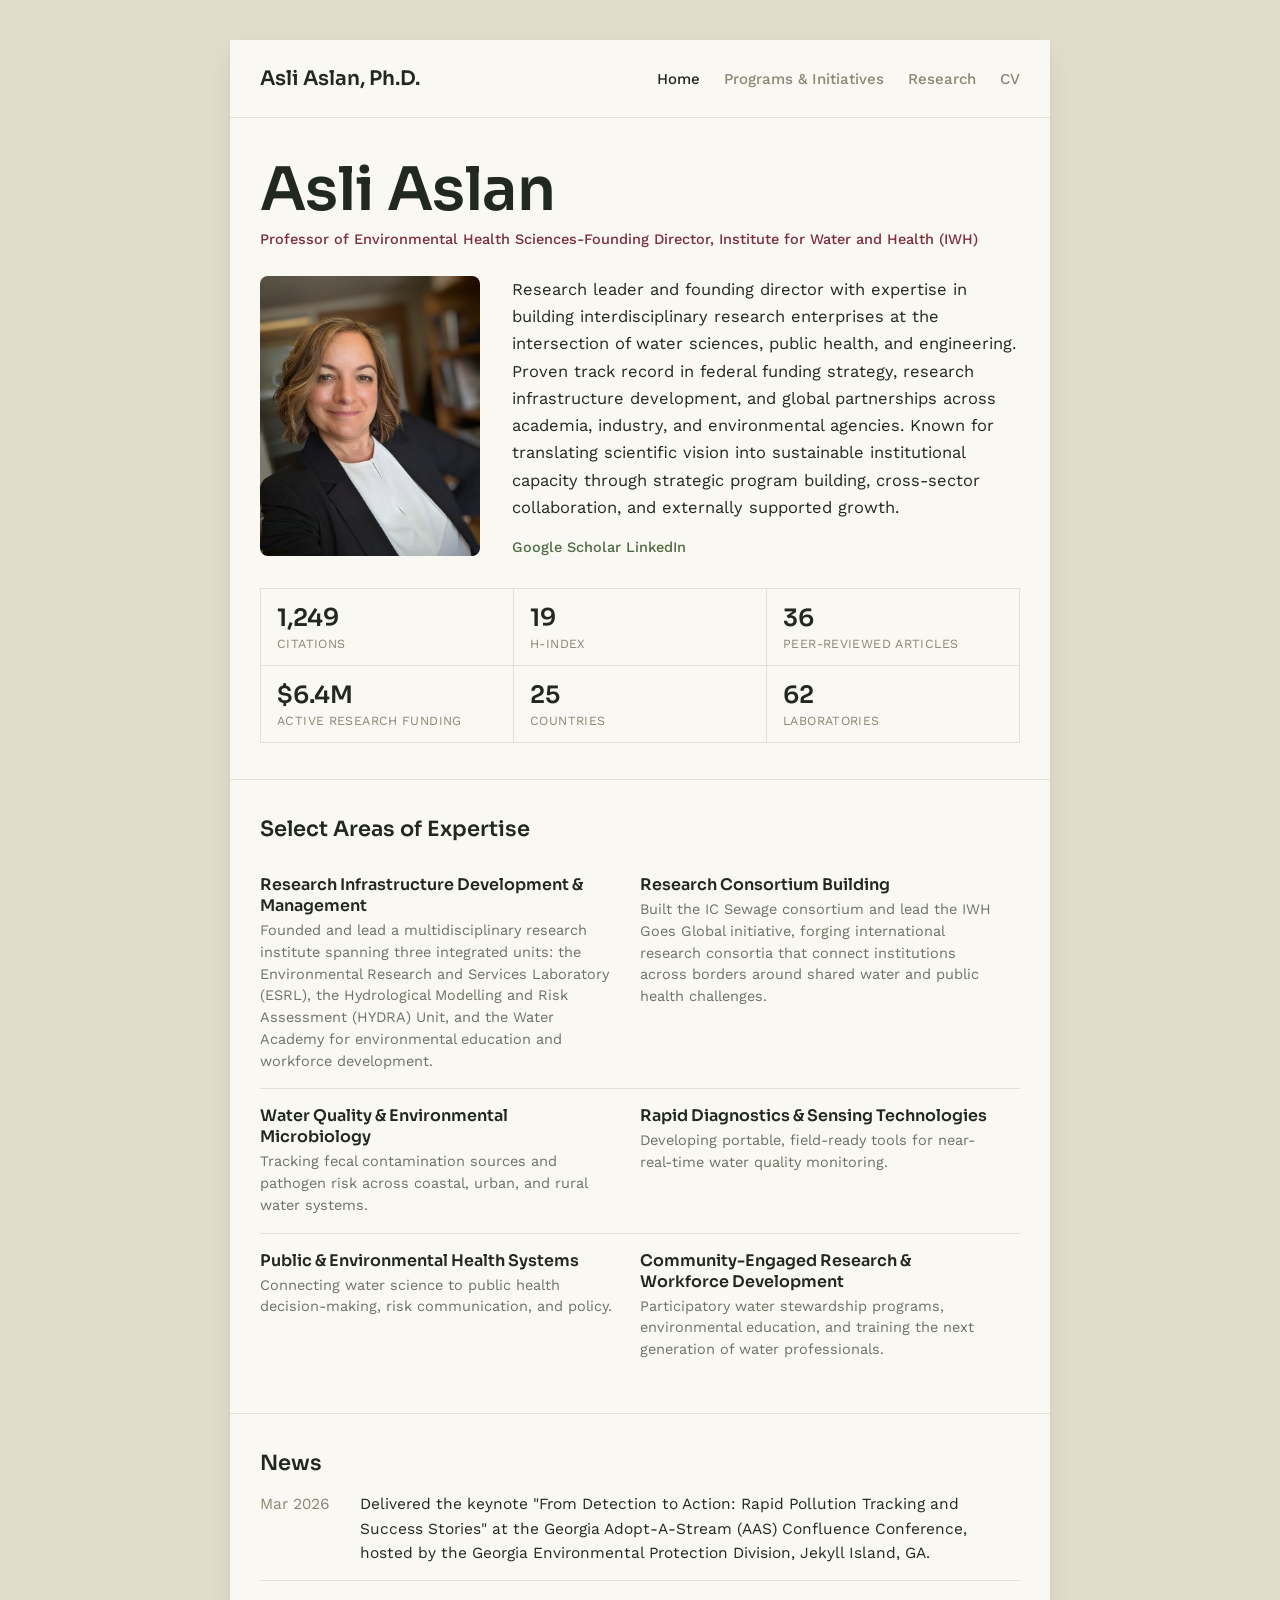
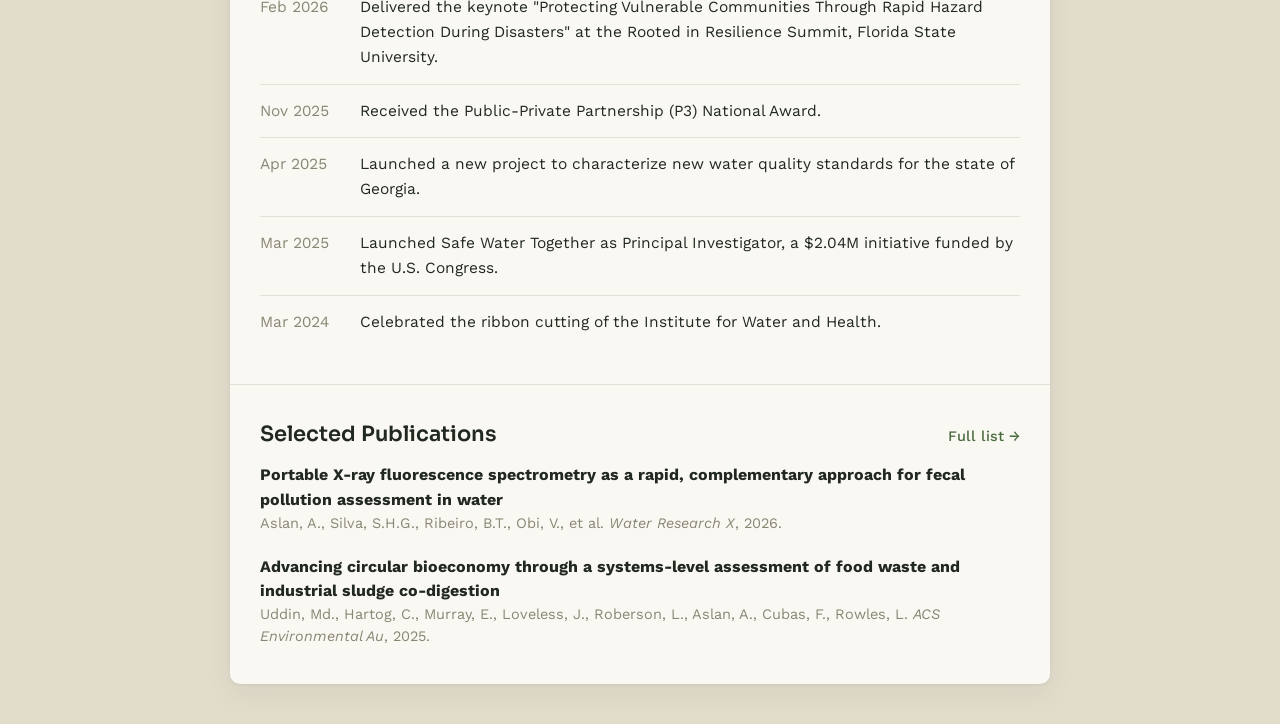
<file: index.html>
<!DOCTYPE html>
<html lang="en">
<head>
<meta charset="utf-8">
<meta name="viewport" content="width=device-width, initial-scale=1">
<title>Asli Aslan, Ph.D. — Professor of Environmental Health Sciences-Founding Director, Institute for Water and Health</title>
<meta name="description" content="Asli Aslan, Ph.D. — Professor of Environmental Health Sciences-Founding Director, Institute for Water and Health, Georgia Southern University. Research on water quality, environmental microbiology, and public health.">
<link rel="preconnect" href="https://fonts.googleapis.com">
<link href="https://fonts.googleapis.com/css2?family=Sora:wght@500;600;700&family=Work+Sans:wght@400;500;600&display=swap" rel="stylesheet">
<link rel="stylesheet" href="style.css">
</head>
<body>
<div class="wrap">

  <nav class="nav">
    <div class="brand">Asli Aslan, Ph.D.</div>
    <div class="links">
      <a href="index.html" class="active">Home</a>
      <a href="programs.html">Programs &amp; Initiatives</a>
      <a href="research.html">Research</a>
      <a href="cv.html">CV</a>
    </div>
  </nav>

  <section class="hero">
    <h1 class="hero-name">Asli Aslan</h1>
    <p class="hero-lead" style="font-size: 14.5px;">Professor of Environmental Health Sciences-Founding Director, Institute for Water and Health (IWH)</p>
    <div class="hero-body">
      <img class="headshot" src="images/profile.jpg" alt="Asli Aslan">
      <div class="hero-text">
        <p class="bio">
          Research leader and founding director with expertise in building interdisciplinary research enterprises at the intersection of water sciences, public health, and engineering. Proven track record in federal funding strategy, research infrastructure development, and global partnerships across academia, industry, and environmental agencies. Known for translating scientific vision into sustainable institutional capacity through strategic program building, cross-sector collaboration, and externally supported growth.
        </p>
        <div class="social-links">
          <a href="https://scholar.google.com/citations?hl=en&amp;user=TzCcH_MAAAAJ">Google Scholar</a>
          <a href="https://www.linkedin.com/in/asli-aslan-30404319/">LinkedIn</a>
        </div>
      </div>
    </div>
    <div class="stats-block">
      <div class="stat-cell">
        <div class="stat-value">1,249</div>
        <div class="stat-label">Citations</div>
      </div>
      <div class="stat-cell">
        <div class="stat-value">19</div>
        <div class="stat-label">H-Index</div>
      </div>
      <div class="stat-cell">
        <div class="stat-value">36</div>
        <div class="stat-label">Peer-Reviewed Articles</div>
      </div>
      <div class="stat-cell">
        <div class="stat-value">$6.4M</div>
        <div class="stat-label">Active Research Funding</div>
      </div>
      <div class="stat-cell">
        <div class="stat-value">25</div>
        <div class="stat-label">Countries</div>
      </div>
      <div class="stat-cell">
        <div class="stat-value">62</div>
        <div class="stat-label">Laboratories</div>
      </div>
    </div>
  </section>

  <section class="section">
    <h2>Select Areas of Expertise</h2>
    <div class="interest-cards">
      <div class="interest-card">
        <p class="interest-card-title">Research Infrastructure Development &amp; Management</p>
        <p>Founded and lead a multidisciplinary research institute spanning three integrated units: the Environmental Research and Services Laboratory (ESRL), the Hydrological Modelling and Risk Assessment (HYDRA) Unit, and the Water Academy for environmental education and workforce development.</p>
      </div>
      <div class="interest-card">
        <p class="interest-card-title">Research Consortium Building</p>
        <p>Built the IC Sewage consortium and lead the IWH Goes Global initiative, forging international research consortia that connect institutions across borders around shared water and public health challenges.</p>
      </div>
      <div class="interest-card">
        <p class="interest-card-title">Water Quality &amp; Environmental Microbiology</p>
        <p>Tracking fecal contamination sources and pathogen risk across coastal, urban, and rural water systems.</p>
      </div>
      <div class="interest-card">
        <p class="interest-card-title">Rapid Diagnostics &amp; Sensing Technologies</p>
        <p>Developing portable, field-ready tools for near-real-time water quality monitoring.</p>
      </div>
      <div class="interest-card">
        <p class="interest-card-title">Public &amp; Environmental Health Systems</p>
        <p>Connecting water science to public health decision-making, risk communication, and policy.</p>
      </div>
      <div class="interest-card">
        <p class="interest-card-title">Community-Engaged Research &amp; Workforce Development</p>
        <p>Participatory water stewardship programs, environmental education, and training the next generation of water professionals.</p>
      </div>
    </div>
  </section>

  <section class="section">
    <h2>News</h2>
    <div class="news-list">
      <div class="news-item">
        <span class="date">Mar 2026</span>
        <span>Delivered the keynote "From Detection to Action: Rapid Pollution Tracking and Success Stories" at the Georgia Adopt-A-Stream (AAS) Confluence Conference, hosted by the Georgia Environmental Protection Division, Jekyll Island, GA.</span>
      </div>
      <div class="news-item">
        <span class="date">Feb 2026</span>
        <span>Delivered the keynote "Protecting Vulnerable Communities Through Rapid Hazard Detection During Disasters" at the Rooted in Resilience Summit, Florida State University.</span>
      </div>
      <div class="news-item">
        <span class="date">Nov 2025</span>
        <span>Received the Public-Private Partnership (P3) National Award.</span>
      </div>
      <div class="news-item">
        <span class="date">Apr 2025</span>
        <span>Launched a new project to characterize new water quality standards for the state of Georgia.</span>
      </div>
      <div class="news-item">
        <span class="date">Mar 2025</span>
        <span>Launched Safe Water Together as Principal Investigator, a $2.04M initiative funded by the U.S. Congress.</span>
      </div>
      <div class="news-item">
        <span class="date">Mar 2024</span>
        <span>Celebrated the ribbon cutting of the Institute for Water and Health.</span>
      </div>
    </div>
  </section>

  <section class="section">
    <div class="section-head">
      <h2>Selected Publications</h2>
      <a class="see-all" href="cv.html#publications">Full list &rarr;</a>
    </div>
    <div class="pub-list">
      <div>
        <p class="pub-title"><strong>Portable X-ray fluorescence spectrometry as a rapid, complementary approach for fecal pollution assessment in water</strong></p>
        <p class="pub-meta">Aslan, A., Silva, S.H.G., Ribeiro, B.T., Obi, V., et al. <em>Water Research X</em>, 2026.</p>
      </div>
      <div>
        <p class="pub-title"><strong>Advancing circular bioeconomy through a systems-level assessment of food waste and industrial sludge co-digestion</strong></p>
        <p class="pub-meta">Uddin, Md., Hartog, C., Murray, E., Loveless, J., Roberson, L., Aslan, A., Cubas, F., Rowles, L. <em>ACS Environmental Au</em>, 2025.</p>
      </div>
    </div>
  </section>

</div>
</body>
</html>
</file>
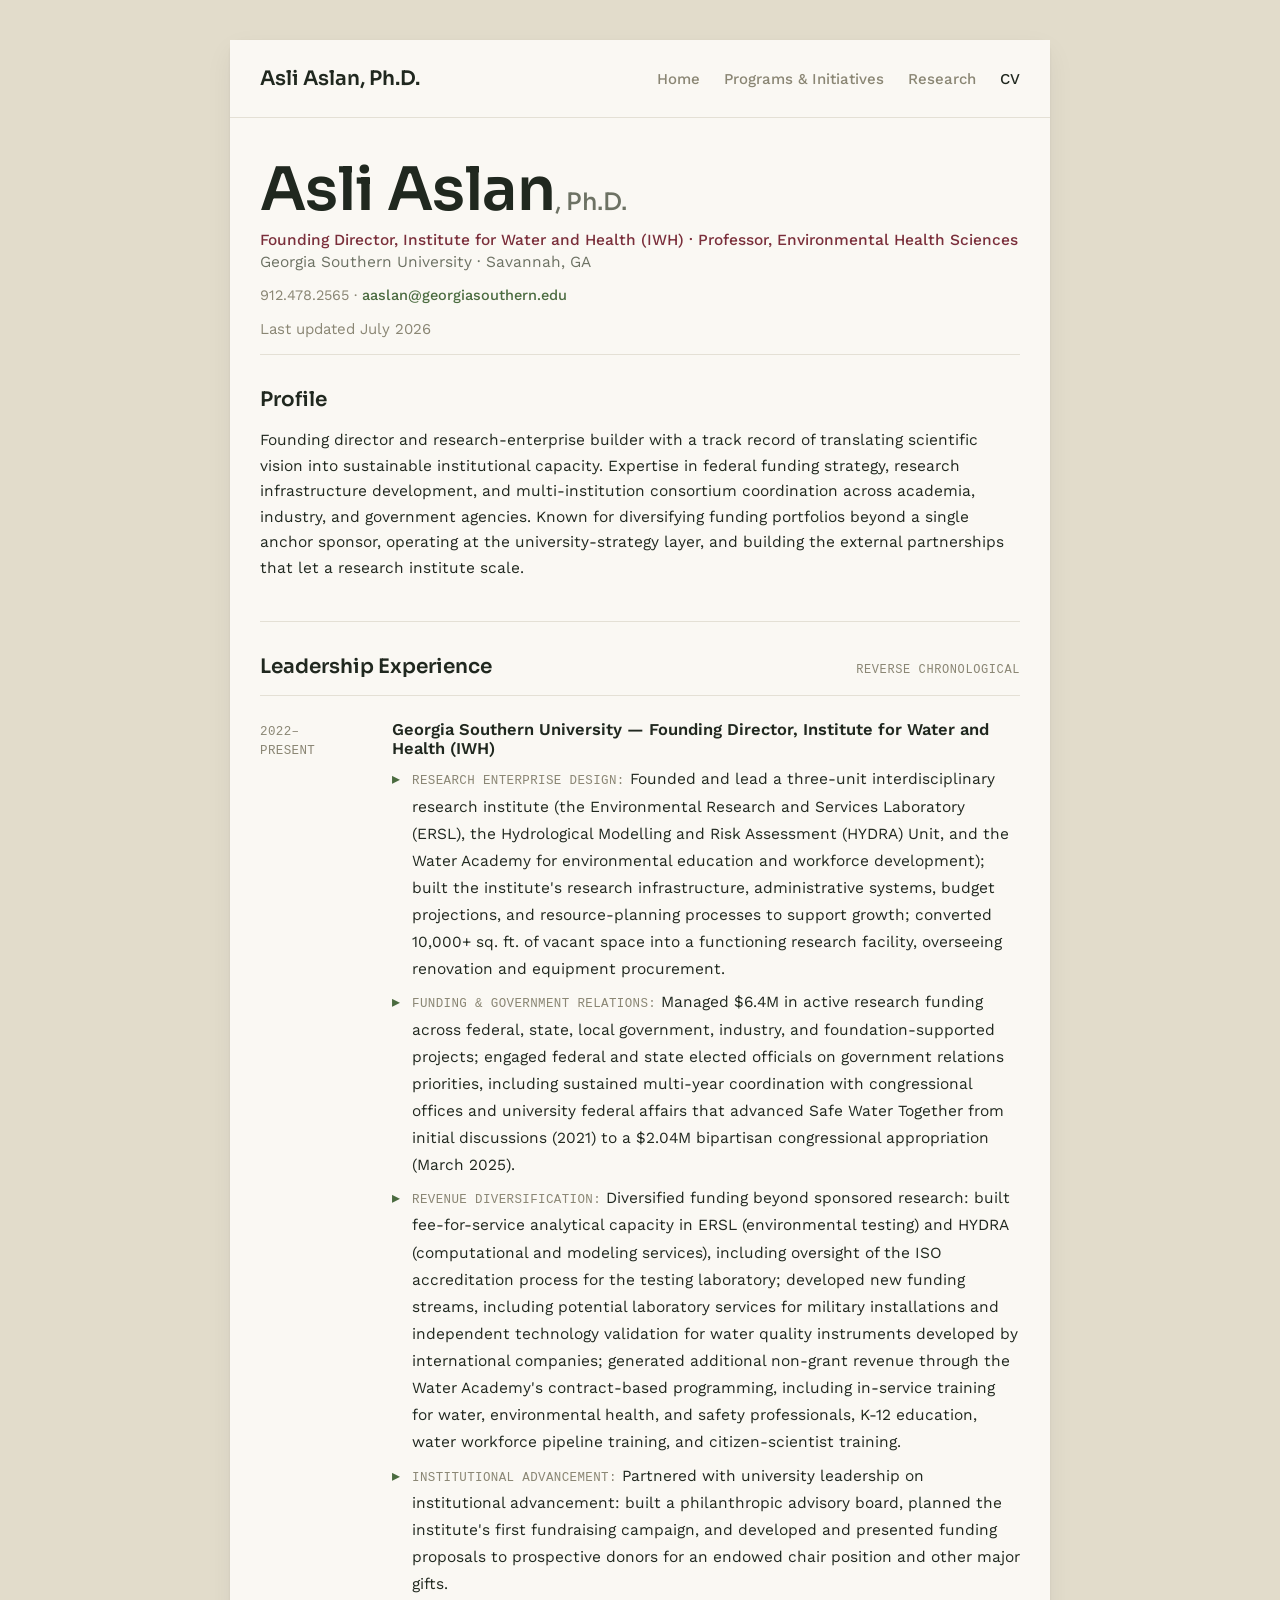
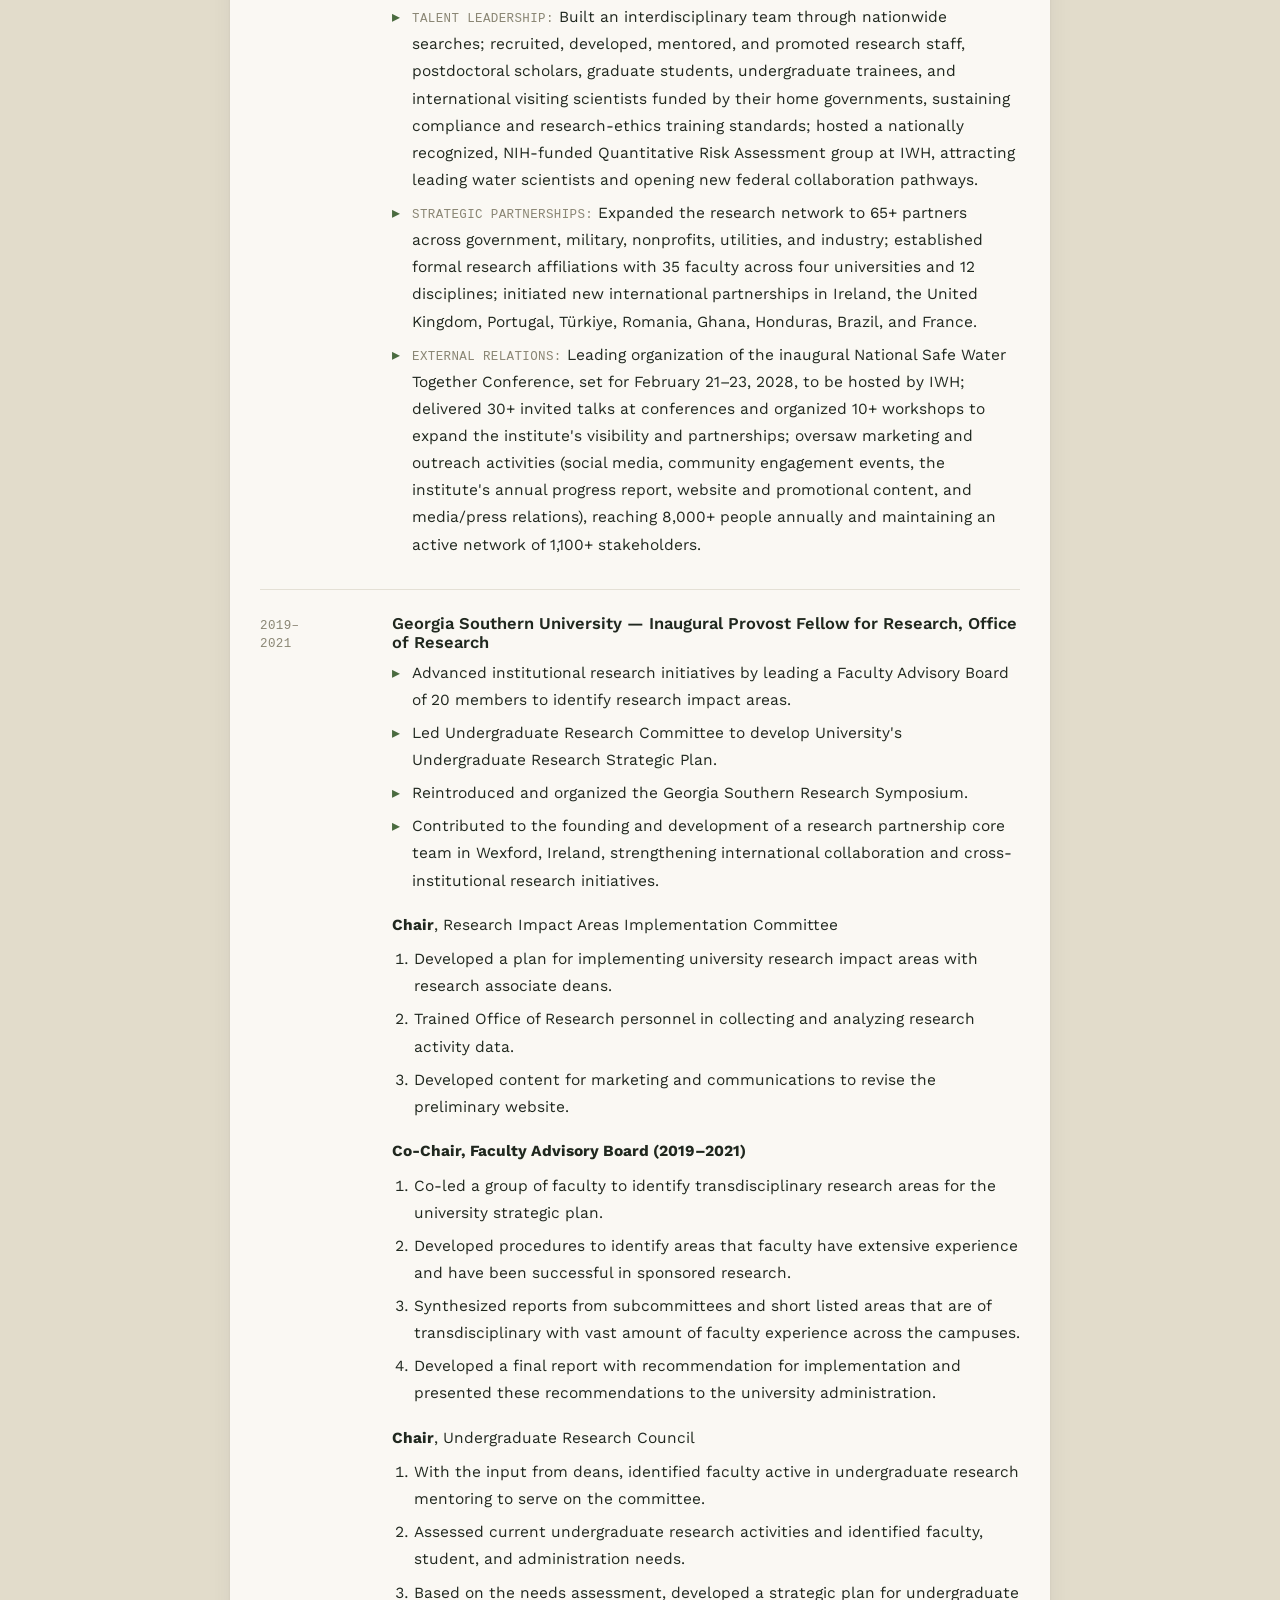
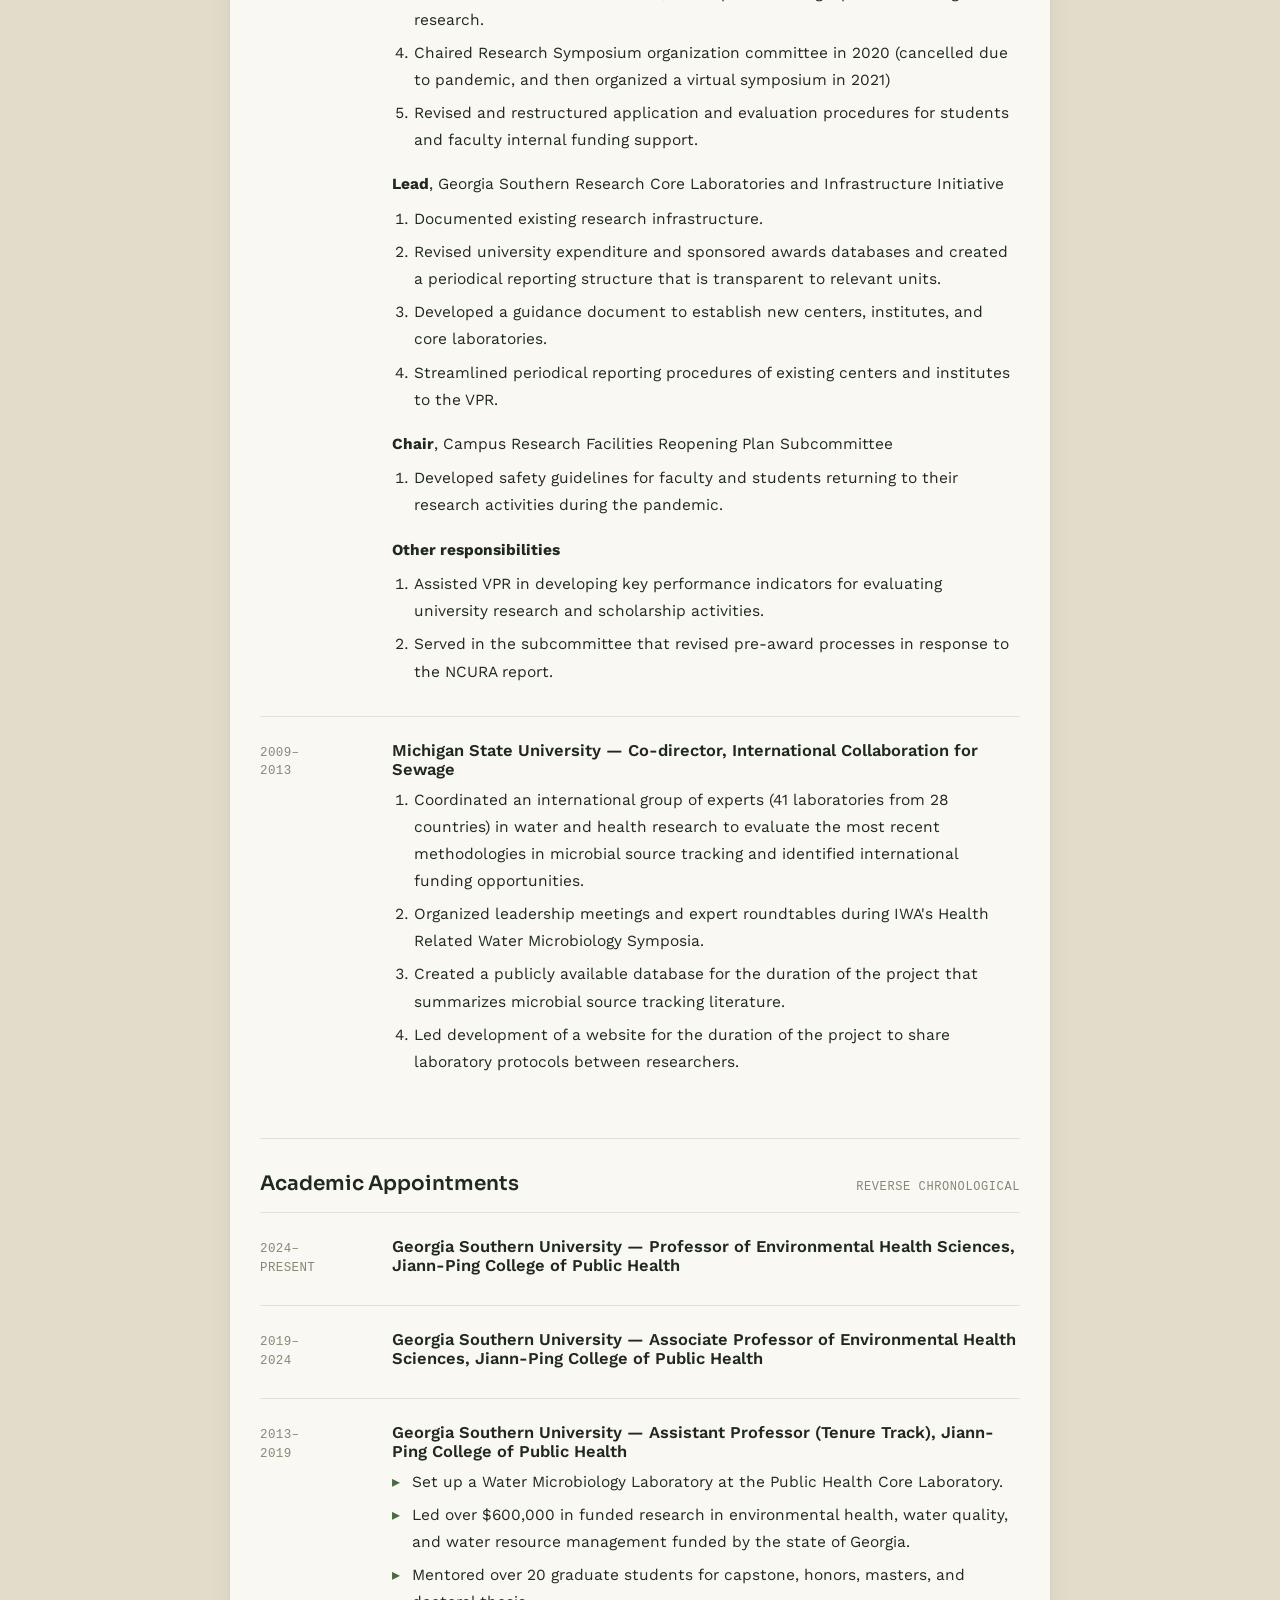
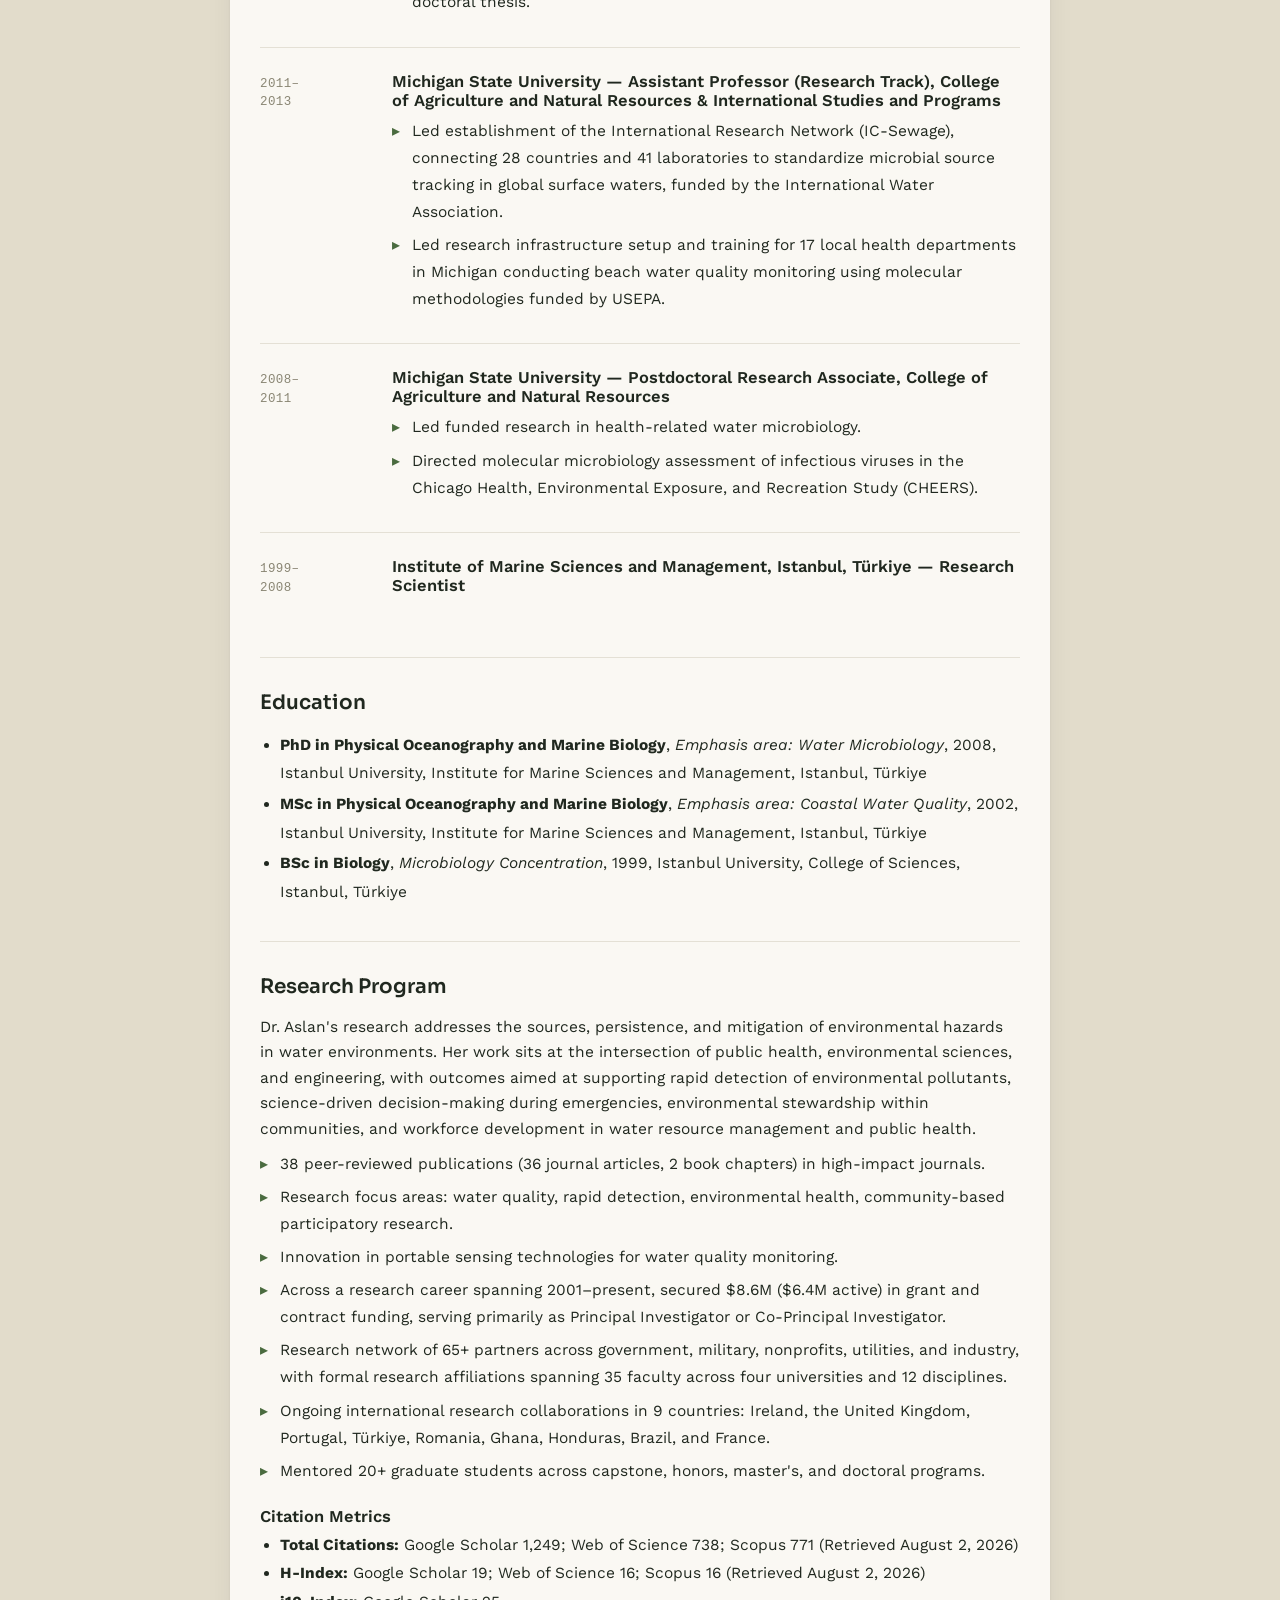
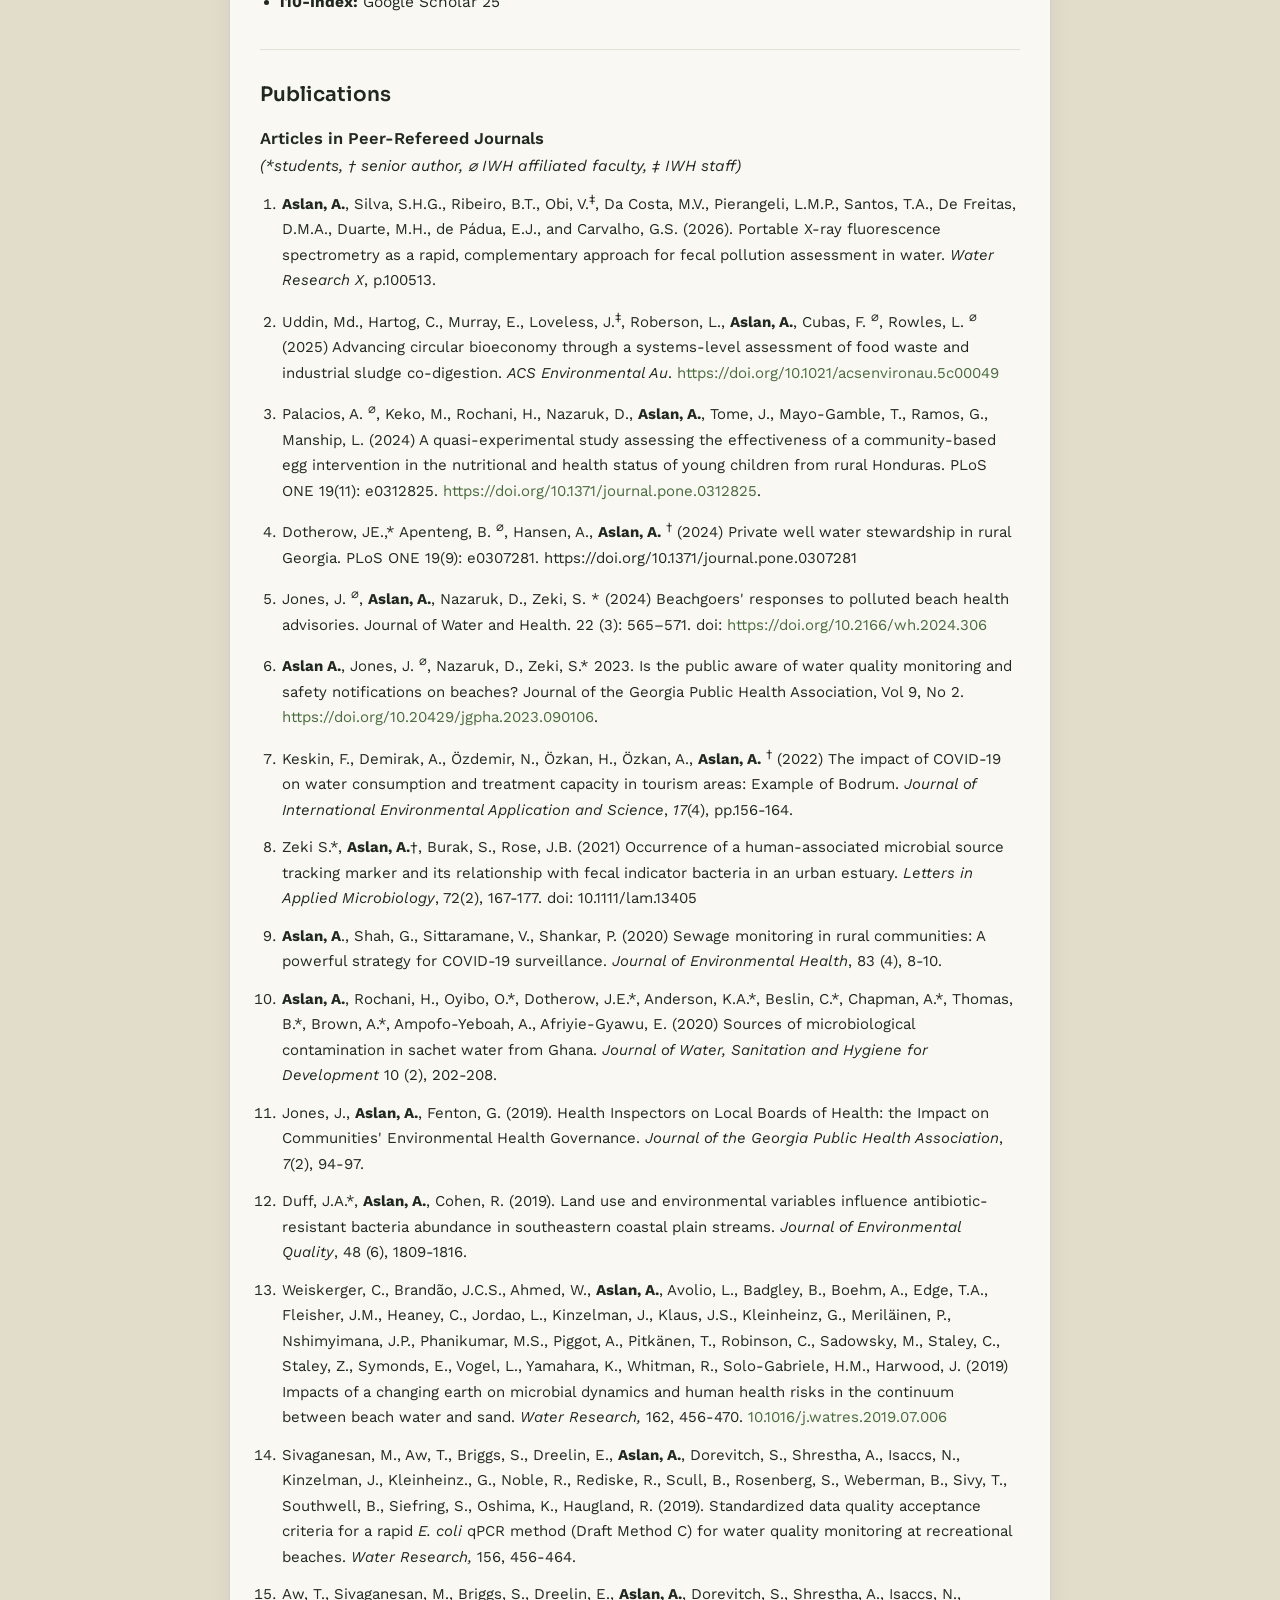
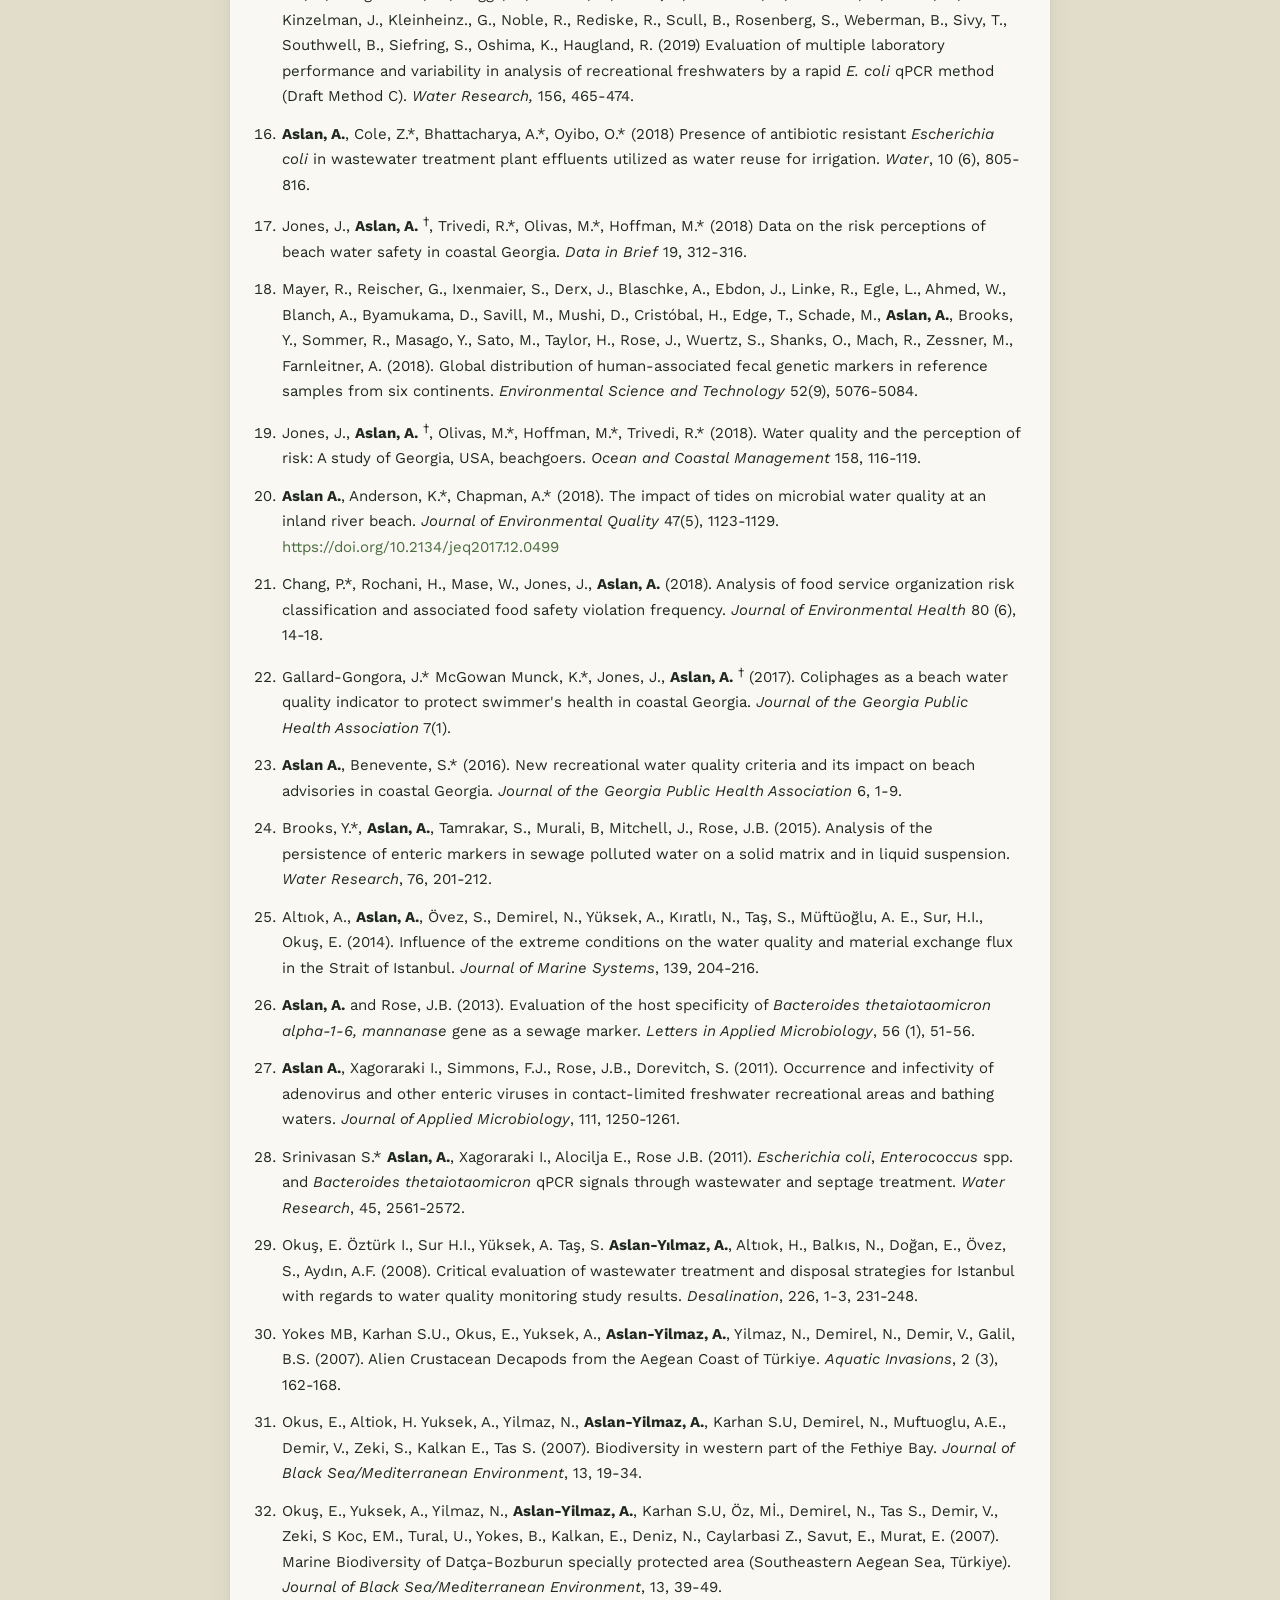
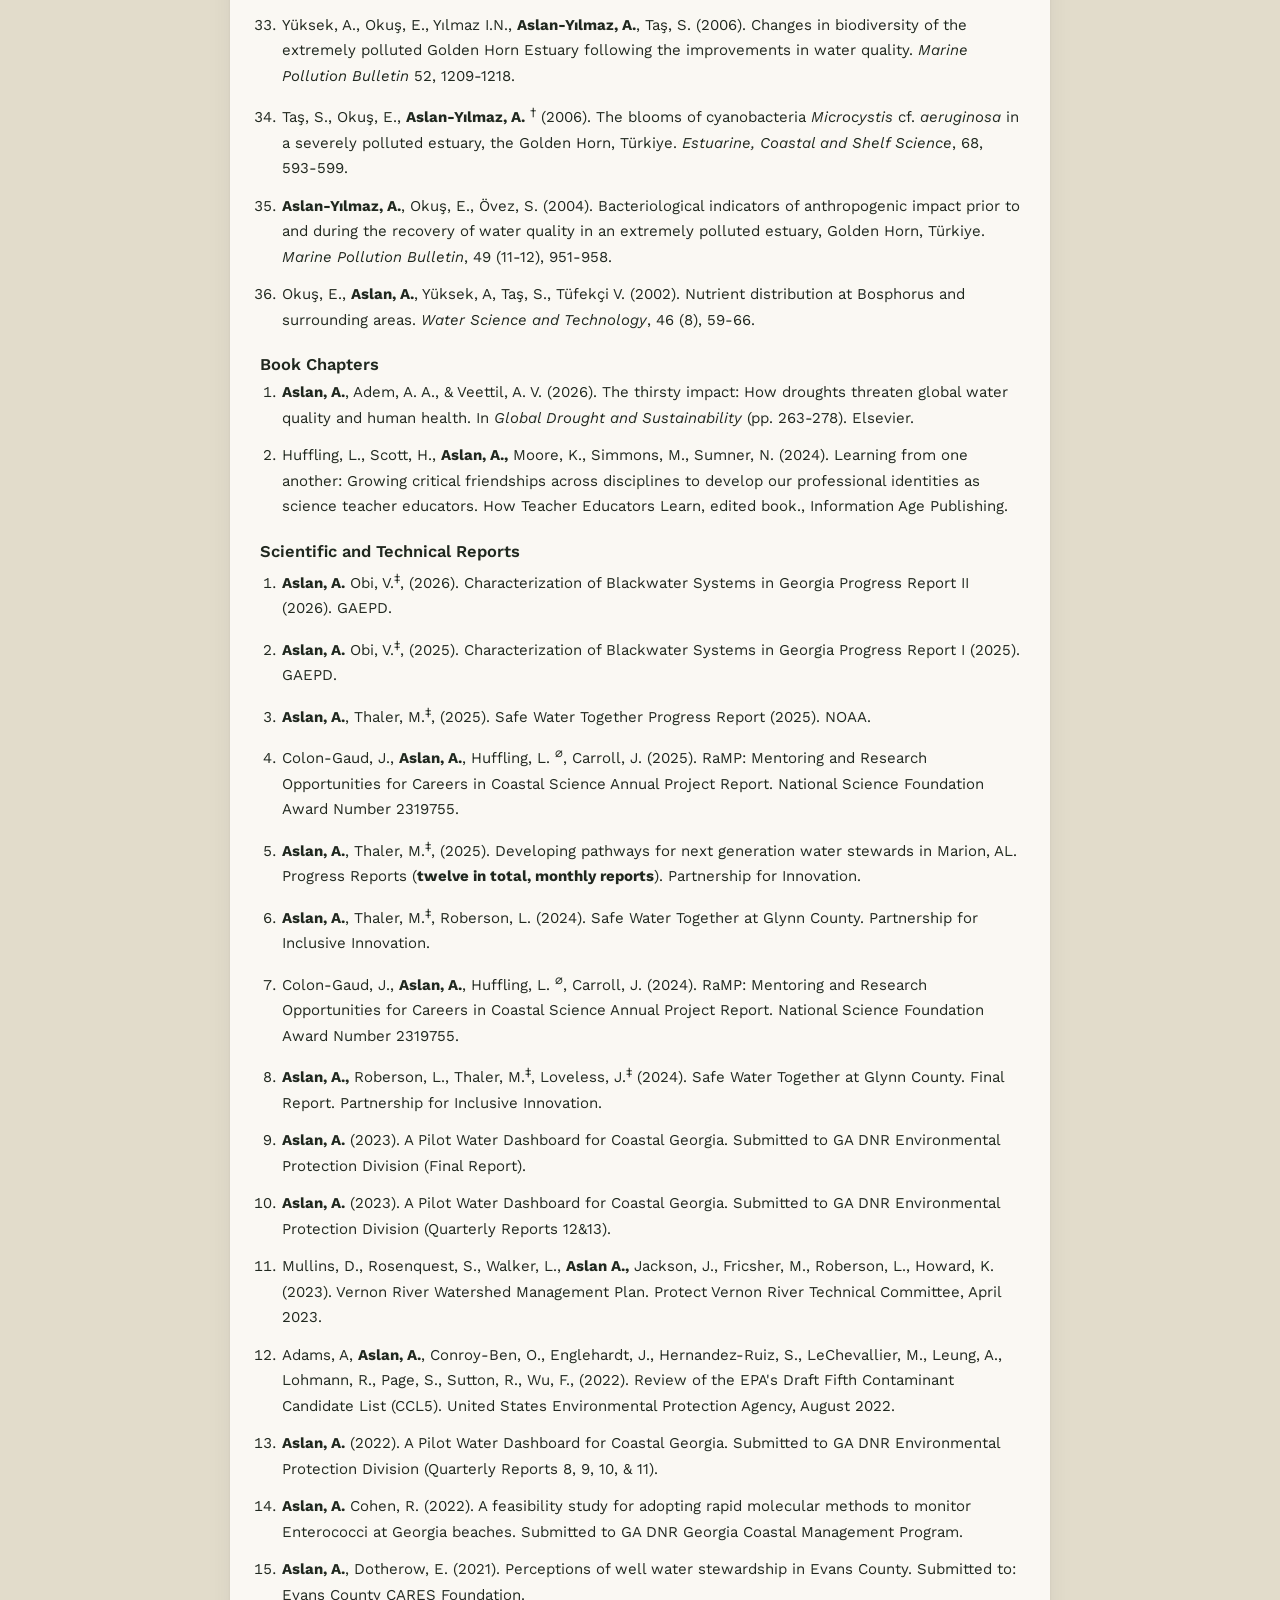
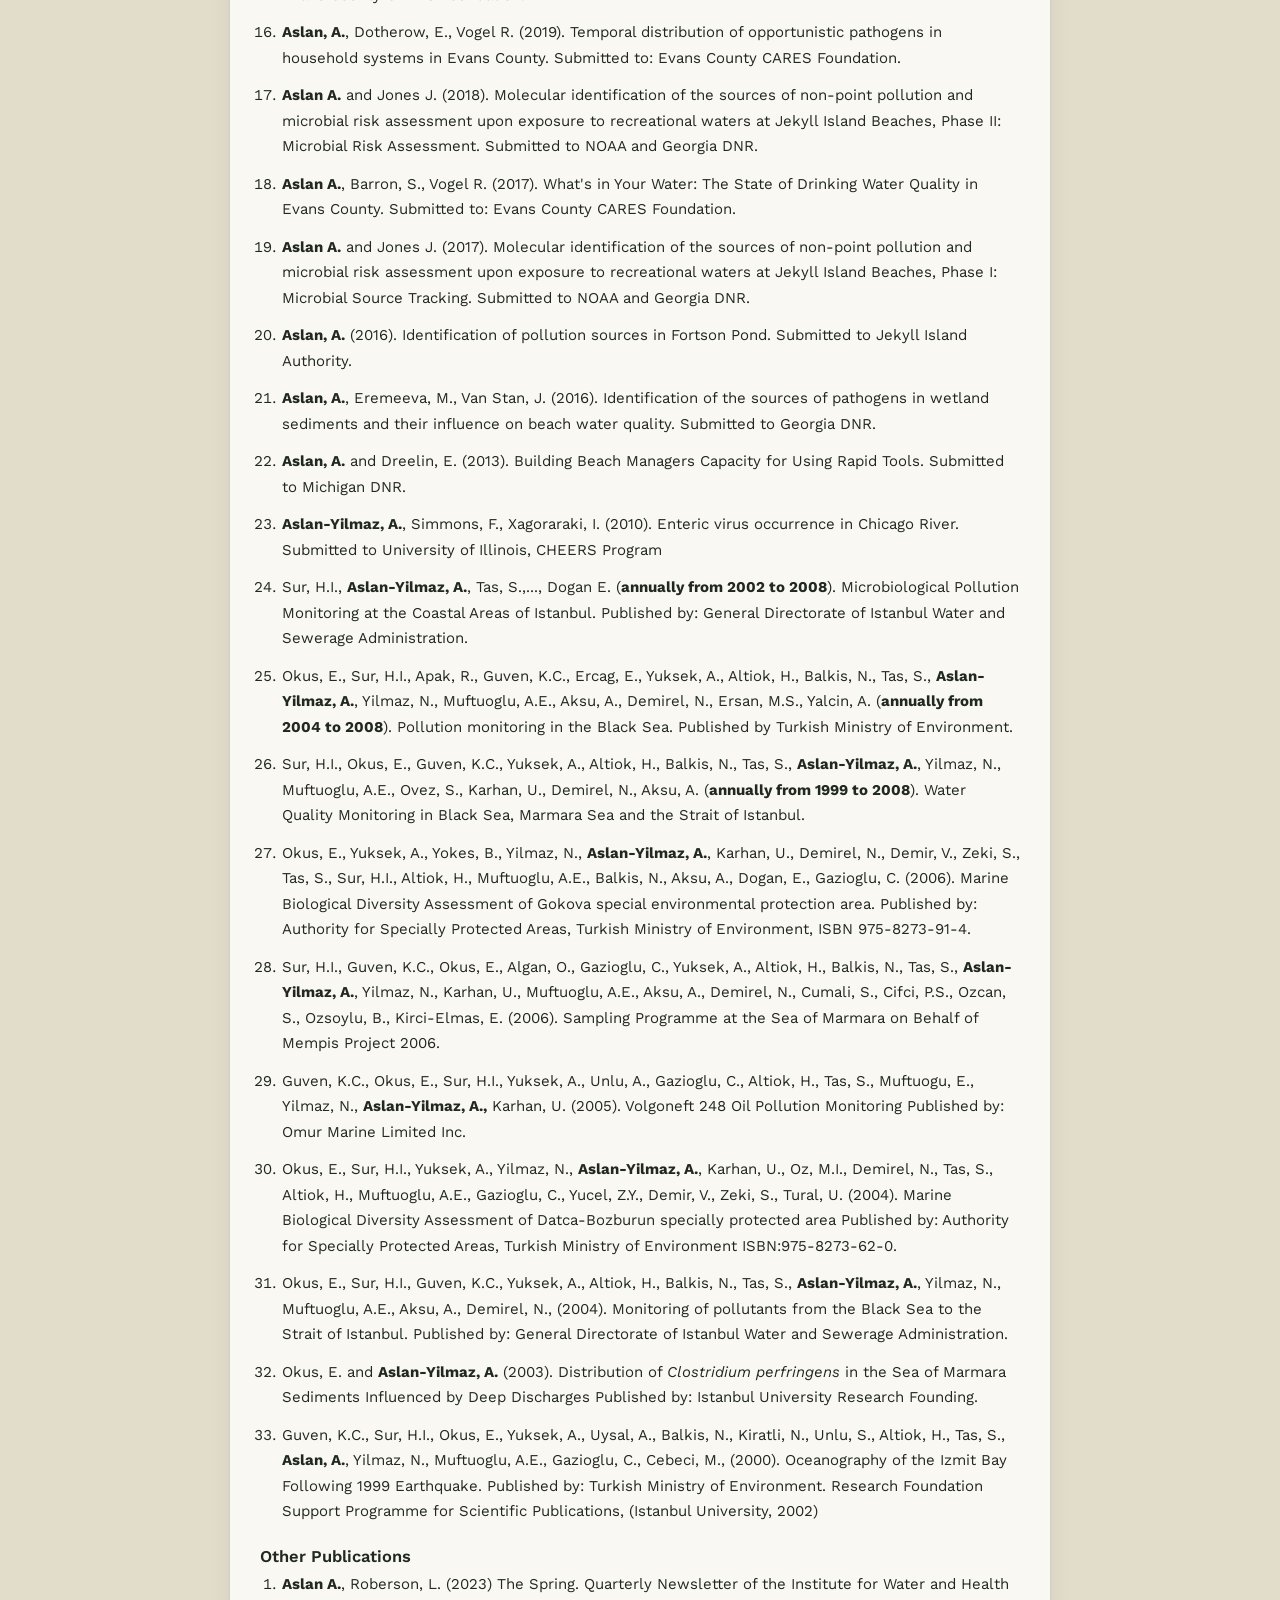
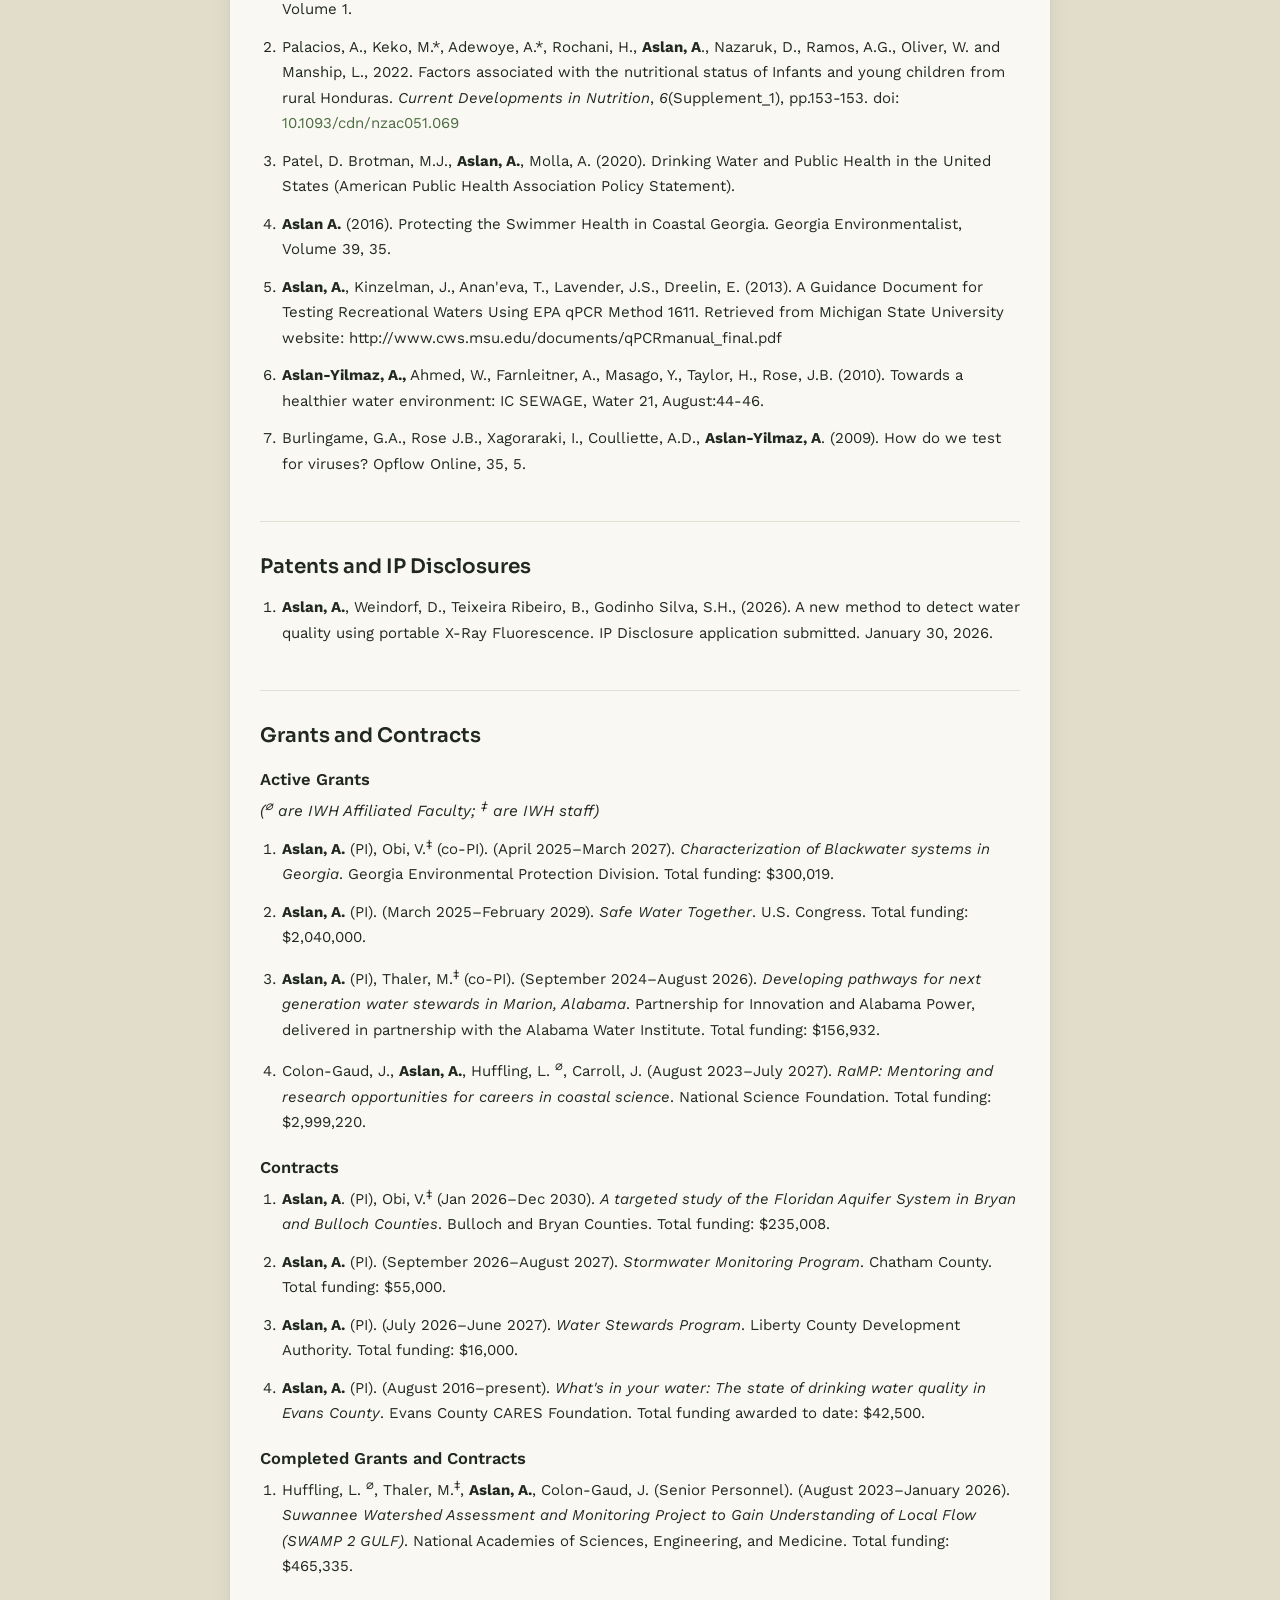
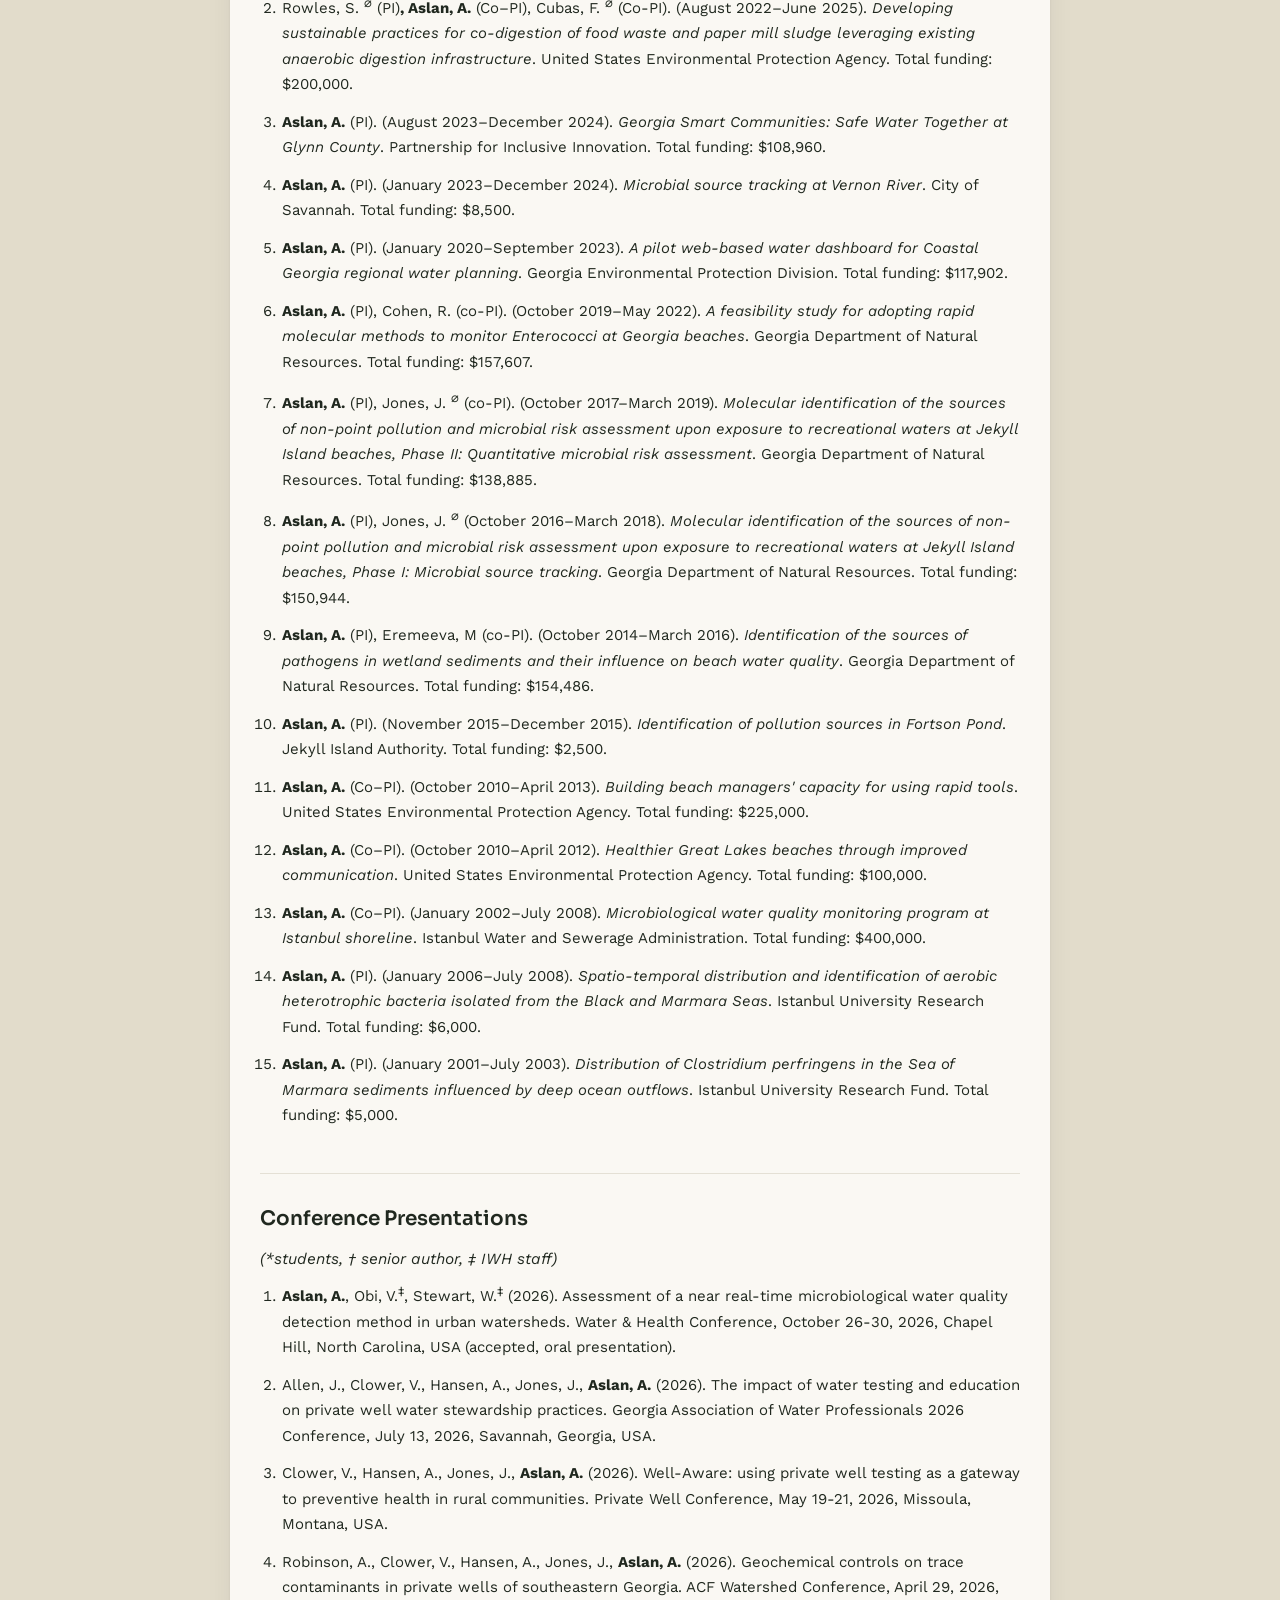
<file: cv.html>
<!DOCTYPE html>
<html lang="en">
<head>
<meta charset="utf-8">
<meta name="viewport" content="width=device-width, initial-scale=1">
<title>CV — Asli Aslan, Ph.D.</title>
<meta name="description" content="Full curriculum vitae of Asli Aslan, Ph.D. — Founding Director, Institute for Water and Health, Georgia Southern University.">
<link rel="preconnect" href="https://fonts.googleapis.com">
<link href="https://fonts.googleapis.com/css2?family=Sora:wght@500;600;700&family=Work+Sans:wght@400;500;600&display=swap" rel="stylesheet">
<link rel="stylesheet" href="style.css">
</head>
<body>
<div class="wrap">

  <nav class="nav">
    <div class="brand">Asli Aslan, Ph.D.</div>
    <div class="links">
      <a href="index.html">Home</a>
      <a href="programs.html">Programs &amp; Initiatives</a>
      <a href="research.html">Research</a>
      <a href="cv.html" class="active">CV</a>
    </div>
  </nav>

  <div class="cv-page-body">

  <div class="cv-header">
    <h1 class="hero-name">Asli Aslan<span class="hero-suffix">, Ph.D.</span></h1>
    <p class="cv-role-line">Founding Director, Institute for Water and Health (IWH) · Professor, Environmental Health Sciences</p>
    <p class="cv-affil-line">Georgia Southern University · Savannah, GA</p>
    <p class="cv-contact-line">912.478.2565 · <a href="mailto:aaslan@georgiasouthern.edu">aaslan@georgiasouthern.edu</a></p>
    <p class="cv-updated">Last updated July 2026</p>
  </div>

  <div class="cv-section no-number" id="profile">
    <h2>Profile</h2>
    <p>Founding director and research-enterprise builder with a track record of translating scientific vision into sustainable institutional capacity. Expertise in federal funding strategy, research infrastructure development, and multi-institution consortium coordination across academia, industry, and government agencies. Known for diversifying funding portfolios beyond a single anchor sponsor, operating at the university-strategy layer, and building the external partnerships that let a research institute scale.</p>
  </div>

  <div class="cv-section" id="leadership">
    <div class="cv-section-head">
      <h2>Leadership Experience</h2>
      <span class="section-tag">Reverse Chronological</span>
    </div>

    <div class="timeline-row">
      <div class="timeline-date">2022–<br>Present</div>
      <div class="timeline-content">
        <h3>Georgia Southern University — Founding Director, Institute for Water and Health (IWH)</h3>
        <ul class="bullets">
<li><span class="tag">Research Enterprise Design</span>Founded and lead a three-unit interdisciplinary research institute (the Environmental Research and Services Laboratory (ERSL), the Hydrological Modelling and Risk Assessment (HYDRA) Unit, and the Water Academy for environmental education and workforce development); built the institute's research infrastructure, administrative systems, budget projections, and resource-planning processes to support growth; converted 10,000+ sq. ft. of vacant space into a functioning research facility, overseeing renovation and equipment procurement.</li>
<li><span class="tag">Funding &amp; Government Relations</span>Managed $6.4M in active research funding across federal, state, local government, industry, and foundation-supported projects; engaged federal and state elected officials on government relations priorities, including sustained multi-year coordination with congressional offices and university federal affairs that advanced Safe Water Together from initial discussions (2021) to a $2.04M bipartisan congressional appropriation (March 2025).</li>
<li><span class="tag">Revenue Diversification</span>Diversified funding beyond sponsored research: built fee-for-service analytical capacity in ERSL (environmental testing) and HYDRA (computational and modeling services), including oversight of the ISO accreditation process for the testing laboratory; developed new funding streams, including potential laboratory services for military installations and independent technology validation for water quality instruments developed by international companies; generated additional non-grant revenue through the Water Academy's contract-based programming, including in-service training for water, environmental health, and safety professionals, K-12 education, water workforce pipeline training, and citizen-scientist training.</li>
<li><span class="tag">Institutional Advancement</span>Partnered with university leadership on institutional advancement: built a philanthropic advisory board, planned the institute's first fundraising campaign, and developed and presented funding proposals to prospective donors for an endowed chair position and other major gifts.</li>
<li><span class="tag">Talent Leadership</span>Built an interdisciplinary team through nationwide searches; recruited, developed, mentored, and promoted research staff, postdoctoral scholars, graduate students, undergraduate trainees, and international visiting scientists funded by their home governments, sustaining compliance and research-ethics training standards; hosted a nationally recognized, NIH-funded Quantitative Risk Assessment group at IWH, attracting leading water scientists and opening new federal collaboration pathways.</li>
<li><span class="tag">Strategic Partnerships</span>Expanded the research network to 65+ partners across government, military, nonprofits, utilities, and industry; established formal research affiliations with 35 faculty across four universities and 12 disciplines; initiated new international partnerships in Ireland, the United Kingdom, Portugal, Türkiye, Romania, Ghana, Honduras, Brazil, and France.</li>
<li><span class="tag">External Relations</span>Leading organization of the inaugural National Safe Water Together Conference, set for February 21–23, 2028, to be hosted by IWH; delivered 30+ invited talks at conferences and organized 10+ workshops to expand the institute's visibility and partnerships; oversaw marketing and outreach activities (social media, community engagement events, the institute's annual progress report, website and promotional content, and media/press relations), reaching 8,000+ people annually and maintaining an active network of 1,100+ stakeholders.</li>
</ul>
      </div>
    </div>

    <div class="timeline-row">
      <div class="timeline-date">2019–<br>2021</div>
      <div class="timeline-content">
        <h3>Georgia Southern University — Inaugural Provost Fellow for Research, Office of Research</h3>
        <ul class="bullets">
<li>Advanced institutional research initiatives by leading a Faculty Advisory Board of 20 members to identify research impact areas.</li>
<li>Led Undergraduate Research Committee to develop University's Undergraduate Research Strategic Plan.</li>
<li>Reintroduced and organized the Georgia Southern Research Symposium.</li>
<li>Contributed to the founding and development of a research partnership core team in Wexford, Ireland, strengthening international collaboration and cross-institutional research initiatives.</li>
</ul>
<p><strong>Chair</strong>, Research Impact Areas Implementation Committee</p>
<ol>
<li>Developed a plan for implementing university research impact areas with research associate deans.</li>
<li>Trained Office of Research personnel in collecting and analyzing research activity data.</li>
<li>Developed content for marketing and communications to revise the preliminary website.</li>
</ol>
<p><strong>Co-Chair, Faculty Advisory Board (2019–2021)</strong></p>
<ol>
<li>Co-led a group of faculty to identify transdisciplinary research areas for the university strategic plan.</li>
<li>Developed procedures to identify areas that faculty have extensive experience and have been successful in sponsored research.</li>
<li>Synthesized reports from subcommittees and short listed areas that are of transdisciplinary with vast amount of faculty experience across the campuses.</li>
<li>Developed a final report with recommendation for implementation and presented these recommendations to the university administration.</li>
</ol>
<p><strong>Chair</strong>, Undergraduate Research Council</p>
<ol>
<li>With the input from deans, identified faculty active in undergraduate research mentoring to serve on the committee.</li>
<li>Assessed current undergraduate research activities and identified faculty, student, and administration needs.</li>
<li>Based on the needs assessment, developed a strategic plan for undergraduate research.</li>
<li>Chaired Research Symposium organization committee in 2020 (cancelled due to pandemic, and then organized a virtual symposium in 2021)</li>
<li>Revised and restructured application and evaluation procedures for students and faculty internal funding support.</li>
</ol>
<p><strong>Lead</strong>, Georgia Southern Research Core Laboratories and Infrastructure Initiative</p>
<ol>
<li>Documented existing research infrastructure.</li>
<li>Revised university expenditure and sponsored awards databases and created a periodical reporting structure that is transparent to relevant units.</li>
<li>Developed a guidance document to establish new centers, institutes, and core laboratories.</li>
<li>Streamlined periodical reporting procedures of existing centers and institutes to the VPR.</li>
</ol>
<p><strong>Chair</strong>, Campus Research Facilities Reopening Plan Subcommittee</p>
<ol>
<li>Developed safety guidelines for faculty and students returning to their research activities during the pandemic.</li>
</ol>
<p><strong>Other responsibilities</strong></p>
<ol>
<li>Assisted VPR in developing key performance indicators for evaluating university research and scholarship activities.</li>
<li>Served in the subcommittee that revised pre-award processes in response to the NCURA report.</li>
</ol>
      </div>
    </div>

    <div class="timeline-row">
      <div class="timeline-date">2009–<br>2013</div>
      <div class="timeline-content">
        <h3>Michigan State University — Co-director, International Collaboration for Sewage</h3>
        <ol>
<li>Coordinated an international group of experts (41 laboratories from 28 countries) in water and health research to evaluate the most recent methodologies in microbial source tracking and identified international funding opportunities.</li>
<li>Organized leadership meetings and expert roundtables during IWA's Health Related Water Microbiology Symposia.</li>
<li>Created a publicly available database for the duration of the project that summarizes microbial source tracking literature.</li>
<li>Led development of a website for the duration of the project to share laboratory protocols between researchers.</li>
</ol>
      </div>
    </div>
  </div>

  <div class="cv-section" id="appointments">
    <div class="cv-section-head">
      <h2>Academic Appointments</h2>
      <span class="section-tag">Reverse Chronological</span>
    </div>

    <div class="timeline-row">
      <div class="timeline-date">2024–<br>Present</div>
      <div class="timeline-content">
        <h3>Georgia Southern University — Professor of Environmental Health Sciences, Jiann-Ping College of Public Health</h3>
      </div>
    </div>

    <div class="timeline-row">
      <div class="timeline-date">2019–<br>2024</div>
      <div class="timeline-content">
        <h3>Georgia Southern University — Associate Professor of Environmental Health Sciences, Jiann-Ping College of Public Health</h3>
      </div>
    </div>

    <div class="timeline-row">
      <div class="timeline-date">2013–<br>2019</div>
      <div class="timeline-content">
        <h3>Georgia Southern University — Assistant Professor (Tenure Track), Jiann-Ping College of Public Health</h3>
        <ul class="bullets">
<li>Set up a Water Microbiology Laboratory at the Public Health Core Laboratory.</li>
<li>Led over $600,000 in funded research in environmental health, water quality, and water resource management funded by the state of Georgia.</li>
<li>Mentored over 20 graduate students for capstone, honors, masters, and doctoral thesis.</li>
</ul>
      </div>
    </div>

    <div class="timeline-row">
      <div class="timeline-date">2011–<br>2013</div>
      <div class="timeline-content">
        <h3>Michigan State University — Assistant Professor (Research Track), College of Agriculture and Natural Resources &amp; International Studies and Programs</h3>
        <ul class="bullets">
<li>Led establishment of the International Research Network (IC-Sewage), connecting 28 countries and 41 laboratories to standardize microbial source tracking in global surface waters, funded by the International Water Association.</li>
<li>Led research infrastructure setup and training for 17 local health departments in Michigan conducting beach water quality monitoring using molecular methodologies funded by USEPA.</li>
</ul>
      </div>
    </div>

    <div class="timeline-row">
      <div class="timeline-date">2008–<br>2011</div>
      <div class="timeline-content">
        <h3>Michigan State University — Postdoctoral Research Associate, College of Agriculture and Natural Resources</h3>
        <ul class="bullets">
<li>Led funded research in health-related water microbiology.</li>
<li>Directed molecular microbiology assessment of infectious viruses in the Chicago Health, Environmental Exposure, and Recreation Study (CHEERS).</li>
</ul>
      </div>
    </div>

    <div class="timeline-row">
      <div class="timeline-date">1999–<br>2008</div>
      <div class="timeline-content">
        <h3>Institute of Marine Sciences and Management, Istanbul, Türkiye — Research Scientist</h3>
      </div>
    </div>
  </div>

  <div class="cv-section" id="education">
    <h2>Education</h2>
    <ul class="cv-list">
<li><strong>PhD in Physical Oceanography and Marine Biology</strong>, <em>Emphasis area: Water Microbiology</em>, 2008, Istanbul University, Institute for Marine Sciences and Management, Istanbul, Türkiye</li>
<li><strong>MSc in Physical Oceanography and Marine Biology</strong>, <em>Emphasis area: Coastal Water Quality</em>, 2002, Istanbul University, Institute for Marine Sciences and Management, Istanbul, Türkiye</li>
<li><strong>BSc in Biology</strong>, <em>Microbiology Concentration</em>, 1999, Istanbul University, College of Sciences, Istanbul, Türkiye</li>
</ul>
  </div>

  <div class="cv-section" id="research">
    <h2>Research Program</h2>
    <p>Dr. Aslan's research addresses the sources, persistence, and mitigation of environmental hazards in water environments. Her work sits at the intersection of public health, environmental sciences, and engineering, with outcomes aimed at supporting rapid detection of environmental pollutants, science-driven decision-making during emergencies, environmental stewardship within communities, and workforce development in water resource management and public health.</p>
<ul class="bullets">
<li>38 peer-reviewed publications (36 journal articles, 2 book chapters) in high-impact journals.</li>
<li>Research focus areas: water quality, rapid detection, environmental health, community-based participatory research.</li>
<li>Innovation in portable sensing technologies for water quality monitoring.</li>
<li>Across a research career spanning 2001–present, secured $8.6M ($6.4M active) in grant and contract funding, serving primarily as Principal Investigator or Co-Principal Investigator.</li>
<li>Research network of 65+ partners across government, military, nonprofits, utilities, and industry, with formal research affiliations spanning 35 faculty across four universities and 12 disciplines.</li>
<li>Ongoing international research collaborations in 9 countries: Ireland, the United Kingdom, Portugal, Türkiye, Romania, Ghana, Honduras, Brazil, and France.</li>
<li>Mentored 20+ graduate students across capstone, honors, master's, and doctoral programs.</li>
</ul>
    <h3>Citation Metrics</h3>
    <ul class="cv-list tight">
<li><strong>Total Citations:</strong> Google Scholar 1,249; Web of Science 738; Scopus 771 (Retrieved August 2, 2026)</li>
<li><strong>H-Index:</strong> Google Scholar 19; Web of Science 16; Scopus 16 (Retrieved August 2, 2026)</li>
<li><strong>i10-Index:</strong> Google Scholar 25</li>
</ul>
  </div>

  <div class="cv-section" id="publications">
    <h2>Publications</h2>
    <h3>Articles in Peer-Refereed Journals</h3>
    <p><em>(*students, † senior author, ⌀ IWH affiliated faculty, ‡ IWH staff)</em></p>
<ol class="pub-numbered">
<li><strong>Aslan, A.</strong>, Silva, S.H.G., Ribeiro, B.T., Obi, V.<sup>‡</sup>, Da Costa, M.V., Pierangeli, L.M.P., Santos, T.A., De Freitas, D.M.A., Duarte, M.H., de Pádua, E.J., and Carvalho, G.S. (2026). Portable X-ray fluorescence spectrometry as a rapid, complementary approach for fecal pollution assessment in water. <em>Water Research X</em>, p.100513.</li>
<li>Uddin, Md., Hartog, C., Murray, E., Loveless, J.<sup>‡</sup>, Roberson, L., <strong>Aslan, A.</strong>, Cubas, F. <sup>⌀</sup>, Rowles, L. <sup>⌀</sup> (2025) Advancing circular bioeconomy through a systems-level assessment of food waste and industrial sludge co-digestion. <em>ACS Environmental Au</em>. <a href="https://doi.org/10.1021/acsenvironau.5c00049">https://doi.org/10.1021/acsenvironau.5c00049</a></li>
<li>Palacios, A. <sup>⌀</sup>, Keko, M., Rochani, H., Nazaruk, D., <strong>Aslan, A.</strong>, Tome, J., Mayo-Gamble, T., Ramos, G., Manship, L. (2024) A quasi-experimental study assessing the effectiveness of a community-based egg intervention in the nutritional and health status of young children from rural Honduras. PLoS ONE 19(11): e0312825. <a href="https://doi.org/10.1371/journal.pone.0312825">https://doi.org/10.1371/journal.pone.0312825</a>.</li>
<li>Dotherow, JE.,* Apenteng, B. <sup>⌀</sup>, Hansen, A., <strong>Aslan, A.</strong> <sup>†</sup> (2024) Private well water stewardship in rural Georgia. PLoS ONE 19(9): e0307281. https://doi.org/10.1371/journal.pone.0307281</li>
<li>Jones, J. <sup>⌀</sup>, <strong>Aslan, A.</strong>, Nazaruk, D., Zeki, S. * (2024) Beachgoers' responses to polluted beach health advisories. Journal of Water and Health. 22 (3): 565–571. doi: <a href="https://doi.org/10.2166/wh.2024.306">https://doi.org/10.2166/wh.2024.306</a></li>
<li><strong>Aslan A.</strong>, Jones, J. <sup>⌀</sup>, Nazaruk, D., Zeki, S.* 2023. Is the public aware of water quality monitoring and safety notifications on beaches? Journal of the Georgia Public Health Association, Vol 9, No 2. <a href="https://doi.org/10.20429/jgpha.2023.090106">https://doi.org/10.20429/jgpha.2023.090106</a>.</li>
<li>Keskin, F., Demirak, A., Özdemir, N., Özkan, H., Özkan, A., <strong>Aslan, A.</strong> <sup>†</sup> (2022) The impact of COVID-19 on water consumption and treatment capacity in tourism areas: Example of Bodrum. <em>Journal of International Environmental Application and Science</em>, <em>17</em>(4), pp.156-164.</li>
<li>Zeki S.*, <strong>Aslan, A.</strong>†, Burak, S., Rose, J.B. (2021) Occurrence of a human-associated microbial source tracking marker and its relationship with fecal indicator bacteria in an urban estuary. <em>Letters in Applied Microbiology</em>, 72(2), 167-177. doi: 10.1111/lam.13405</li>
<li><strong>Aslan, A</strong>., Shah, G., Sittaramane, V., Shankar, P. (2020) Sewage monitoring in rural communities: A powerful strategy for COVID-19 surveillance. <em>Journal of</em> <em>Environmental Health</em>, 83 (4), 8-10.</li>
<li><strong>Aslan, A.</strong>, Rochani, H., Oyibo, O.*, Dotherow, J.E.*, Anderson, K.A.*, Beslin, C.*, Chapman, A.*, Thomas, B.*, Brown, A.*, Ampofo-Yeboah, A., Afriyie-Gyawu, E. (2020) Sources of microbiological contamination in sachet water from Ghana. <em>Journal of Water, Sanitation and Hygiene for Development</em> 10 (2), 202-208.</li>
<li>Jones, J., <strong>Aslan, A.</strong>, Fenton, G. (2019). Health Inspectors on Local Boards of Health: the Impact on Communities' Environmental Health Governance. <em>Journal of the Georgia Public Health Association</em>, <em>7</em>(2), 94-97.</li>
<li>Duff, J.A.*, <strong>Aslan, A.</strong>, Cohen, R. (2019). Land use and environmental variables influence antibiotic-resistant bacteria abundance in southeastern coastal plain streams. <em>Journal of Environmental Quality</em>, 48 (6), 1809-1816.</li>
<li>Weiskerger, C., Brandão, J.C.S., Ahmed, W., <strong>Aslan, A.</strong>, Avolio, L., Badgley, B., Boehm, A., Edge, T.A., Fleisher, J.M., Heaney, C., Jordao, L., Kinzelman, J., Klaus, J.S., Kleinheinz, G., Meriläinen, P., Nshimyimana, J.P., Phanikumar, M.S., Piggot, A., Pitkänen, T., Robinson, C., Sadowsky, M., Staley, C., Staley, Z., Symonds, E., Vogel, L., Yamahara, K., Whitman, R., Solo-Gabriele, H.M., Harwood, J. (2019) Impacts of a changing earth on microbial dynamics and human health risks in the continuum between beach water and sand. <em>Water Research,</em> 162, 456-470. <a href="https://doi.org/10.1016/j.watres.2019.07.006">10.1016/j.watres.2019.07.006</a></li>
<li>Sivaganesan, M., Aw, T., Briggs, S., Dreelin, E., <strong>Aslan, A.</strong>, Dorevitch, S., Shrestha, A., Isaccs, N., Kinzelman, J., Kleinheinz., G., Noble, R., Rediske, R., Scull, B., Rosenberg, S., Weberman, B., Sivy, T., Southwell, B., Siefring, S., Oshima, K., Haugland, R. (2019). Standardized data quality acceptance criteria for a rapid <em>E. coli</em> qPCR method (Draft Method C) for water quality monitoring at recreational beaches. <em>Water Research,</em> 156, 456-464.</li>
<li>Aw, T., Sivaganesan, M., Briggs, S., Dreelin, E., <strong>Aslan, A.</strong>, Dorevitch, S., Shrestha, A., Isaccs, N., Kinzelman, J., Kleinheinz., G., Noble, R., Rediske, R., Scull, B., Rosenberg, S., Weberman, B., Sivy, T., Southwell, B., Siefring, S., Oshima, K., Haugland, R. (2019) Evaluation of multiple laboratory performance and variability in analysis of recreational freshwaters by a rapid <em>E. coli</em> qPCR method (Draft Method C). <em>Water Research,</em> 156, 465-474.</li>
<li><strong>Aslan, A.</strong>, Cole, Z.*, Bhattacharya, A.*, Oyibo, O.* (2018) Presence of antibiotic resistant <em>Escherichia coli</em> in wastewater treatment plant effluents utilized as water reuse for irrigation. <em>Water</em>, 10 (6), 805-816.</li>
<li>Jones, J., <strong>Aslan, A.</strong> <sup>†</sup>, Trivedi, R.*, Olivas, M.*, Hoffman, M.* (2018)  Data on the risk perceptions of beach water safety in coastal Georgia. <em>Data in Brief</em> 19, 312-316.</li>
<li>Mayer, R., Reischer, G., Ixenmaier, S., Derx, J., Blaschke, A., Ebdon, J., Linke, R., Egle, L., Ahmed, W., Blanch, A., Byamukama, D., Savill, M., Mushi, D., Cristóbal, H., Edge, T., Schade, M., <strong>Aslan, A.</strong>, Brooks, Y., Sommer, R., Masago, Y., Sato, M., Taylor, H., Rose, J., Wuertz, S., Shanks, O., Mach, R., Zessner, M., Farnleitner, A. (2018). Global distribution of human-associated fecal genetic markers in reference samples from six continents. <em>Environmental Science and Technology</em> 52(9), 5076-5084.</li>
<li>Jones, J., <strong>Aslan, A.</strong> <sup>†</sup>, Olivas, M.*, Hoffman, M.*, Trivedi, R.* (2018). Water quality and the perception of risk: A study of Georgia, USA, beachgoers. <em>Ocean and Coastal Management</em> 158, 116-119.</li>
<li><strong>Aslan A.</strong>, Anderson, K.*, Chapman, A.* (2018). The impact of tides on microbial water quality at an inland river beach. <em>Journal of Environmental Quality</em> 47(5), 1123-1129. <a href="https://doi.org/10.2134/jeq2017.12.0499">https://doi.org/10.2134/jeq2017.12.0499</a></li>
<li>Chang, P.*, Rochani, H., Mase, W., Jones, J., <strong>Aslan, A.</strong> (2018). Analysis of food service organization risk classification and associated food safety violation frequency. <em>Journal of Environmental Health</em> 80 (6), 14-18.</li>
<li>Gallard-Gongora, J.* McGowan Munck, K.*, Jones, J., <strong>Aslan, A.</strong> <sup>†</sup> (2017). Coliphages as a beach water quality indicator to protect swimmer's health in coastal Georgia. <em>Journal of the Georgia Public Health Association</em> 7(1).</li>
<li><strong>Aslan A.</strong>, Benevente, S.* (2016). New recreational water quality criteria and its impact on beach advisories in coastal Georgia. <em>Journal of the Georgia Public Health Association</em> 6, 1-9.</li>
<li>Brooks, Y.*, <strong>Aslan, A.</strong>, Tamrakar, S., Murali, B, Mitchell, J., Rose, J.B. (2015). Analysis of the persistence of enteric markers in sewage polluted water on a solid matrix and in liquid suspension. <em>Water Research</em>, 76, 201-212.</li>
<li>Altıok, A., <strong>Aslan, A.</strong>, Övez, S., Demirel, N., Yüksek, A., Kıratlı, N., Taş, S., Müftüoğlu, A. E., Sur, H.I., Okuş, E. (2014). Influence of the extreme conditions on the water quality and material exchange flux in the Strait of Istanbul. <em>Journal of Marine Systems</em>, 139, 204-216.</li>
<li><strong>Aslan, A.</strong> and Rose, J.B. (2013). Evaluation of the host specificity of <em>Bacteroides thetaiotaomicron alpha-1-6, mannanase</em> gene as a sewage marker. <em>Letters in Applied Microbiology</em>, 56 (1), 51-56.</li>
<li><strong>Aslan A.</strong>, Xagoraraki I., Simmons, F.J., Rose, J.B., Dorevitch, S. (2011). Occurrence and infectivity of adenovirus and other enteric viruses in contact-limited freshwater recreational areas and bathing waters. <em>Journal of Applied Microbiology</em>, 111, 1250-1261.</li>
<li>Srinivasan S.* <strong>Aslan, A.</strong>, Xagoraraki I., Alocilja E., Rose J.B. (2011). <em>Escherichia coli</em>, <em>Enterococcus</em> spp. and <em>Bacteroides thetaiotaomicron</em> qPCR signals through wastewater and septage treatment. <em>Water Research</em>, 45, 2561-2572.</li>
<li>Okuş, E. Öztürk I., Sur H.I., Yüksek, A. Taş, S. <strong>Aslan-Yılmaz, A.</strong>, Altıok, H., Balkıs, N., Doğan, E., Övez, S., Aydın, A.F. (2008). Critical evaluation of wastewater treatment and disposal strategies for Istanbul with regards to water quality monitoring study results. <em>Desalination</em>, 226, 1-3, 231-248.</li>
<li>Yokes MB, Karhan S.U., Okus, E., Yuksek, A., <strong>Aslan-Yilmaz, A.</strong>, Yilmaz, N., Demirel, N., Demir, V., Galil, B.S. (2007). Alien Crustacean Decapods from the Aegean Coast of Türkiye. <em>Aquatic Invasions</em>, 2 (3), 162-168.</li>
<li>Okus, E., Altiok, H. Yuksek, A., Yilmaz, N., <strong>Aslan-Yilmaz, A.</strong>, Karhan S.U, Demirel, N., Muftuoglu, A.E., Demir, V., Zeki, S., Kalkan E., Tas S. (2007). Biodiversity in western part of the Fethiye Bay. <em>Journal of Black Sea/Mediterranean Environment</em>, 13, 19-34.</li>
<li>Okuş, E., Yuksek, A., Yilmaz, N., <strong>Aslan-Yilmaz, A.</strong>, Karhan S.U, Öz, Mİ., Demirel, N., Tas S., Demir, V., Zeki, S Koc, EM., Tural, U., Yokes, B., Kalkan, E., Deniz, N., Caylarbasi Z., Savut, E., Murat, E. (2007). Marine Biodiversity of Datça-Bozburun specially protected area (Southeastern Aegean Sea, Türkiye). <em>Journal of Black Sea/Mediterranean Environment</em>, 13, 39-49.</li>
<li>Yüksek, A., Okuş, E., Yılmaz I.N., <strong>Aslan-Yılmaz, A.</strong>, Taş, S. (2006). Changes in biodiversity of the extremely polluted Golden Horn Estuary following the improvements in water quality. <em>Marine Pollution Bulletin</em> 52, 1209-1218.</li>
<li>Taş, S., Okuş, E., <strong>Aslan-Yılmaz, A.</strong> <sup>†</sup> (2006). The blooms of cyanobacteria <em>Microcystis</em> cf. <em>aeruginosa</em> in a severely polluted estuary, the Golden Horn, Türkiye. <em>Estuarine, Coastal and Shelf Science</em>, 68, 593-599.</li>
<li><strong>Aslan-Yılmaz, A.</strong>, Okuş, E., Övez, S. (2004). Bacteriological indicators of anthropogenic impact prior to and during the recovery of water quality in an extremely polluted estuary, Golden Horn, Türkiye. <em>Marine Pollution Bulletin</em>, 49 (11-12), 951-958.</li>
<li>Okuş, E., <strong>Aslan, A.</strong>, Yüksek, A, Taş, S., Tüfekçi V. (2002). Nutrient distribution at Bosphorus and surrounding areas. <em>Water Science and Technology</em>, 46 (8), 59-66.</li>
</ol>
    <h3>Book Chapters</h3>
    <ol class="pub-numbered">
<li><strong>Aslan, A.</strong>, Adem, A. A., &amp; Veettil, A. V. (2026). The thirsty impact: How droughts threaten global water quality and human health. In <em>Global Drought and Sustainability</em> (pp. 263-278). Elsevier.</li>
<li>Huffling, L., Scott, H., <strong>Aslan, A.,</strong> Moore, K., Simmons, M., Sumner, N. (2024). Learning from one another: Growing critical friendships across disciplines to develop our professional identities as science teacher educators. How Teacher Educators Learn, edited book., Information Age Publishing.</li>
</ol>
    <h3>Scientific and Technical Reports</h3>
    <ol class="pub-numbered">
<li><strong>Aslan, A.</strong> Obi, V.<sup>‡</sup>, (2026). Characterization of Blackwater Systems in Georgia Progress Report II (2026). GAEPD.</li>
<li><strong>Aslan, A.</strong> Obi, V.<sup>‡</sup>, (2025). Characterization of Blackwater Systems in Georgia Progress Report I (2025). GAEPD.</li>
<li><strong>Aslan, A.</strong>, Thaler, M.<sup>‡</sup>, (2025). Safe Water Together Progress Report (2025). NOAA.</li>
<li>Colon-Gaud, J., <strong>Aslan, A.</strong>, Huffling, L. <sup>⌀</sup>, Carroll, J. (2025). RaMP: Mentoring and Research Opportunities for Careers in Coastal Science Annual Project Report. National Science Foundation Award Number 2319755.</li>
<li><strong>Aslan, A.</strong>, Thaler, M.<sup>‡</sup>, (2025). Developing pathways for next generation water stewards in Marion, AL. Progress Reports (<strong>twelve in total, monthly reports</strong>). Partnership for Innovation.</li>
<li><strong>Aslan, A.</strong>, Thaler, M.<sup>‡</sup>, Roberson, L. (2024). Safe Water Together at Glynn County. Partnership for Inclusive Innovation.</li>
<li>Colon-Gaud, J., <strong>Aslan, A.</strong>, Huffling, L. <sup>⌀</sup>, Carroll, J. (2024). RaMP: Mentoring and Research Opportunities for Careers in Coastal Science Annual Project Report. National Science Foundation Award Number 2319755.</li>
<li><strong>Aslan, A.,</strong> Roberson, L., Thaler, M.<sup>‡</sup>, Loveless, J.<sup>‡</sup> (2024). Safe Water Together at Glynn County. Final Report. Partnership for Inclusive Innovation.</li>
<li><strong>Aslan, A.</strong> (2023). A Pilot Water Dashboard for Coastal Georgia. Submitted to GA DNR Environmental Protection Division (Final Report).</li>
<li><strong>Aslan, A.</strong> (2023). A Pilot Water Dashboard for Coastal Georgia. Submitted to GA DNR Environmental Protection Division (Quarterly Reports 12&amp;13).</li>
<li>Mullins, D., Rosenquest, S., Walker, L., <strong>Aslan A.,</strong> Jackson, J., Fricsher, M., Roberson, L., Howard, K. (2023). Vernon River Watershed Management Plan. Protect Vernon River Technical Committee, April 2023.</li>
<li>Adams, A, <strong>Aslan, A.</strong>, Conroy-Ben, O., Englehardt, J., Hernandez-Ruiz, S., LeChevallier, M., Leung, A., Lohmann, R., Page, S., Sutton, R., Wu, F., (2022). Review of the EPA's Draft Fifth Contaminant Candidate List (CCL5). United States Environmental Protection Agency, August 2022.</li>
<li><strong>Aslan, A.</strong> (2022). A Pilot Water Dashboard for Coastal Georgia. Submitted to GA DNR Environmental Protection Division (Quarterly Reports 8, 9, 10, &amp; 11).</li>
<li><strong>Aslan, A.</strong> Cohen, R. (2022). A feasibility study for adopting rapid molecular methods to monitor Enterococci at Georgia beaches. Submitted to GA DNR Georgia Coastal Management Program.</li>
<li><strong>Aslan, A.</strong>, Dotherow, E. (2021). Perceptions of well water stewardship in Evans County. Submitted to: Evans County CARES Foundation.</li>
<li><strong>Aslan, A.</strong>, Dotherow, E., Vogel R. (2019). Temporal distribution of opportunistic pathogens in household systems in Evans County. Submitted to: Evans County CARES Foundation.</li>
<li><strong>Aslan A.</strong> and Jones J. (2018). Molecular identification of the sources of non-point pollution and microbial risk assessment upon exposure to recreational waters at Jekyll Island Beaches, Phase II: Microbial Risk Assessment. Submitted to NOAA and Georgia DNR.</li>
<li><strong>Aslan A.</strong>, Barron, S., Vogel R. (2017). What's in Your Water: The State of Drinking Water Quality in Evans County. Submitted to: Evans County CARES Foundation.</li>
<li><strong>Aslan A.</strong> and Jones J. (2017). Molecular identification of the sources of non-point pollution and microbial risk assessment upon exposure to recreational waters at Jekyll Island Beaches, Phase I: Microbial Source Tracking. Submitted to NOAA and Georgia DNR.</li>
<li><strong>Aslan, A.</strong> (2016). Identification of pollution sources in Fortson Pond. Submitted to Jekyll Island Authority.</li>
<li><strong>Aslan, A.</strong>, Eremeeva, M., Van Stan, J. (2016). Identification of the sources of pathogens in wetland sediments and their influence on beach water quality. Submitted to Georgia DNR.</li>
<li><strong>Aslan, A.</strong> and Dreelin, E. (2013). Building Beach Managers Capacity for Using Rapid Tools. Submitted to Michigan DNR.</li>
<li><strong>Aslan-Yilmaz, A.</strong>, Simmons, F., Xagoraraki, I. (2010). Enteric virus occurrence in Chicago River. Submitted to University of Illinois, CHEERS Program</li>
<li>Sur, H.I., <strong>Aslan-Yilmaz, A.</strong>, Tas, S.,..., Dogan E. (<strong>annually from 2002 to 2008</strong>). Microbiological Pollution Monitoring at the Coastal Areas of Istanbul. Published by: General Directorate of Istanbul Water and Sewerage Administration.</li>
<li>Okus, E., Sur, H.I., Apak, R., Guven, K.C., Ercag, E., Yuksek, A., Altiok, H., Balkis, N., Tas, S., <strong>Aslan-Yilmaz, A.</strong>, Yilmaz, N., Muftuoglu, A.E., Aksu, A., Demirel, N., Ersan, M.S., Yalcin, A. (<strong>annually from 2004 to 2008</strong>). Pollution monitoring in the Black Sea. Published by Turkish Ministry of Environment.</li>
<li>Sur, H.I., Okus, E., Guven, K.C., Yuksek, A., Altiok, H., Balkis, N., Tas, S., <strong>Aslan-Yilmaz, A.</strong>, Yilmaz, N., Muftuoglu, A.E., Ovez, S., Karhan, U., Demirel, N., Aksu, A. (<strong>annually from 1999 to 2008</strong>). Water Quality Monitoring in Black Sea, Marmara Sea and the Strait of Istanbul.</li>
<li>Okus, E., Yuksek, A., Yokes, B., Yilmaz, N., <strong>Aslan-Yilmaz, A.</strong>, Karhan, U., Demirel, N., Demir, V., Zeki, S., Tas, S., Sur, H.I., Altiok, H., Muftuoglu, A.E., Balkis, N., Aksu, A., Dogan, E., Gazioglu, C. (2006). Marine Biological Diversity Assessment of Gokova special environmental protection area. Published by: Authority for Specially Protected Areas, Turkish Ministry of Environment, ISBN 975-8273-91-4.</li>
<li>Sur, H.I., Guven, K.C., Okus, E., Algan, O., Gazioglu, C., Yuksek, A., Altiok, H., Balkis, N., Tas, S., <strong>Aslan-Yilmaz, A.</strong>, Yilmaz, N., Karhan, U., Muftuoglu, A.E., Aksu, A., Demirel, N., Cumali, S., Cifci, P.S., Ozcan, S., Ozsoylu, B., Kirci-Elmas, E. (2006). Sampling Programme at the Sea of Marmara on Behalf of Mempis Project 2006.</li>
<li>Guven, K.C., Okus, E., Sur, H.I., Yuksek, A., Unlu, A., Gazioglu, C., Altiok, H., Tas, S., Muftuogu, E., Yilmaz, N., <strong>Aslan-Yilmaz, A.,</strong> Karhan, U. (2005). Volgoneft 248 Oil Pollution Monitoring Published by: Omur Marine Limited Inc.</li>
<li>Okus, E., Sur, H.I., Yuksek, A., Yilmaz, N., <strong>Aslan-Yilmaz, A.</strong>, Karhan, U., Oz, M.I., Demirel, N., Tas, S., Altiok, H., Muftuoglu, A.E., Gazioglu, C., Yucel, Z.Y., Demir, V., Zeki, S., Tural, U. (2004). Marine Biological Diversity Assessment of Datca-Bozburun specially protected area Published by: Authority for Specially Protected Areas, Turkish Ministry of Environment ISBN:975-8273-62-0.</li>
<li>Okus, E., Sur, H.I., Guven, K.C., Yuksek, A., Altiok, H., Balkis, N., Tas, S., <strong>Aslan-Yilmaz, A.</strong>, Yilmaz, N., Muftuoglu, A.E., Aksu, A., Demirel, N., (2004). Monitoring of pollutants from the Black Sea to the Strait of Istanbul. Published by: General Directorate of Istanbul Water and Sewerage Administration.</li>
<li>Okus, E. and <strong>Aslan-Yilmaz, A.</strong> (2003). Distribution of <em>Clostridium perfringens</em> in the Sea of Marmara Sediments Influenced by Deep Discharges Published by: Istanbul University Research Founding.</li>
<li>Guven, K.C., Sur, H.I., Okus, E., Yuksek, A., Uysal, A., Balkis, N., Kiratli, N., Unlu, S., Altiok, H., Tas, S., <strong>Aslan, A.</strong>, Yilmaz, N., Muftuoglu, A.E., Gazioglu, C., Cebeci, M., (2000). Oceanography of the Izmit Bay Following 1999 Earthquake. Published by: Turkish Ministry of Environment. Research Foundation Support Programme for Scientific Publications, (Istanbul University, 2002)</li>
</ol>
    <h3>Other Publications</h3>
    <ol class="pub-numbered">
<li><strong>Aslan A.</strong>, Roberson, L. (2023) The Spring. Quarterly Newsletter of the Institute for Water and Health Volume 1.</li>
<li>Palacios, A., Keko, M.*, Adewoye, A.*, Rochani, H., <strong>Aslan, A</strong>., Nazaruk, D., Ramos, A.G., Oliver, W. and Manship, L., 2022. Factors associated with the nutritional status of Infants and young children from rural Honduras. <em>Current Developments in Nutrition</em>, <em>6</em>(Supplement_1), pp.153-153. doi: <a href="https://doi.org/10.1093%2Fcdn%2Fnzac051.069">10.1093/cdn/nzac051.069</a></li>
<li>Patel, D. Brotman, M.J., <strong>Aslan, A.</strong>, Molla, A. (2020). Drinking Water and Public Health in the United States (American Public Health Association Policy Statement).</li>
<li><strong>Aslan A.</strong> (2016). Protecting the Swimmer Health in Coastal Georgia. Georgia Environmentalist, Volume 39, 35.</li>
<li><strong>Aslan, A.</strong>, Kinzelman, J., Anan'eva, T., Lavender, J.S., Dreelin, E. (2013). A Guidance Document for Testing Recreational Waters Using EPA qPCR Method 1611. Retrieved from Michigan State University website: http://www.cws.msu.edu/documents/qPCRmanual_final.pdf</li>
<li><strong>Aslan-Yilmaz, A.,</strong> Ahmed, W., Farnleitner, A., Masago, Y., Taylor, H., Rose, J.B. (2010). Towards a healthier water environment: IC SEWAGE, Water 21, August:44-46.</li>
<li>Burlingame, G.A., Rose J.B., Xagoraraki, I., Coulliette, A.D., <strong>Aslan-Yilmaz, A</strong>. (2009). How do we test for viruses? Opflow Online, 35, 5.</li>
</ol>
  </div>

  <div class="cv-section" id="patents">
    <h2>Patents and IP Disclosures</h2>
    <ol class="pub-numbered">
<li><strong>Aslan, A.</strong>, Weindorf, D., Teixeira Ribeiro, B., Godinho Silva, S.H., (2026). A new method to detect water quality using portable X-Ray Fluorescence. IP Disclosure application submitted. January 30, 2026.</li>
</ol>
  </div>

  <div class="cv-section" id="grants">
    <h2>Grants and Contracts</h2>
    <h3>Active Grants</h3>
    <p><em>(<sup>⌀</sup> are IWH Affiliated Faculty; <sup>‡</sup> are IWH staff)</em></p>
<ol class="pub-numbered">
<li><strong>Aslan, A.</strong> (PI), Obi, V.<sup>‡</sup> (co-PI). (April 2025–March 2027). <em>Characterization of Blackwater systems in Georgia</em>. Georgia Environmental Protection Division. Total funding: $300,019.</li>
<li><strong>Aslan, A.</strong> (PI). (March 2025–February 2029). <em>Safe Water Together</em>. U.S. Congress. Total funding: $2,040,000.</li>
<li><strong>Aslan, A.</strong> (PI), Thaler, M.<sup>‡</sup> (co-PI). (September 2024–August 2026). <em>Developing pathways for next generation water stewards in Marion, Alabama</em>. Partnership for Innovation and Alabama Power, delivered in partnership with the Alabama Water Institute. Total funding: $156,932.</li>
<li>Colon-Gaud, J., <strong>Aslan, A.</strong>, Huffling, L. <sup>⌀</sup>, Carroll, J. (August 2023–July 2027). <em>RaMP: Mentoring and research opportunities for careers in coastal science</em>. National Science Foundation. Total funding: $2,999,220.</li>
</ol>
    <h3>Contracts</h3>
    <ol class="pub-numbered">
<li><strong>Aslan, A</strong>. (PI), Obi, V.<sup>‡</sup> (Jan 2026–Dec 2030). <em>A targeted study of the Floridan Aquifer System in Bryan and Bulloch Counties</em>. Bulloch and Bryan Counties. Total funding: $235,008.</li>
<li><strong>Aslan, A.</strong> (PI). (September 2026–August 2027). <em>Stormwater Monitoring Program</em>. Chatham County. Total funding: $55,000.</li>
<li><strong>Aslan, A.</strong> (PI). (July 2026–June 2027). <em>Water Stewards Program</em>. Liberty County Development Authority. Total funding: $16,000.</li>
<li><strong>Aslan, A.</strong> (PI). (August 2016–present). <em>What's in your water: The state of drinking water quality in Evans County</em>. Evans County CARES Foundation. Total funding awarded to date: $42,500.</li>
</ol>
    <h3>Completed Grants and Contracts</h3>
    <ol class="pub-numbered">
<li>Huffling, L. <sup>⌀</sup>, Thaler, M.<sup>‡</sup>, <strong>Aslan, A.</strong>, Colon-Gaud, J. (Senior Personnel). (August 2023–January 2026). <em>Suwannee Watershed Assessment and Monitoring Project to Gain Understanding of Local Flow (SWAMP 2 GULF)</em>. National Academies of Sciences, Engineering, and Medicine. Total funding: $465,335.</li>
<li>Rowles, S. <sup>⌀</sup> (PI)<strong>, Aslan, A.</strong> (Co–PI), Cubas, F. <sup>⌀</sup> (Co-PI). (August 2022–June 2025). <em>Developing sustainable practices for co-digestion of food waste and paper mill sludge leveraging existing anaerobic digestion infrastructure</em>. United States Environmental Protection Agency. Total funding: $200,000.</li>
<li><strong>Aslan, A.</strong> (PI). (August 2023–December 2024). <em>Georgia Smart Communities: Safe Water Together at Glynn County</em>. Partnership for Inclusive Innovation. Total funding: $108,960.</li>
<li><strong>Aslan, A.</strong> (PI). (January 2023–December 2024). <em>Microbial source tracking at Vernon River</em>. City of Savannah. Total funding: $8,500.</li>
<li><strong>Aslan, A.</strong> (PI). (January 2020–September 2023). <em>A pilot web-based water dashboard for Coastal Georgia regional water planning</em>. Georgia Environmental Protection Division. Total funding: $117,902.</li>
<li><strong>Aslan, A.</strong> (PI), Cohen, R. (co-PI). (October 2019–May 2022). <em>A feasibility study for adopting rapid molecular methods to monitor Enterococci</em> <em>at Georgia beaches</em>. Georgia Department of Natural Resources. Total funding: $157,607.</li>
<li><strong>Aslan, A.</strong> (PI), Jones, J. <sup>⌀</sup> (co-PI). (October 2017–March 2019). <em>Molecular identification of the sources of non-point pollution and microbial risk assessment upon exposure to recreational waters at Jekyll Island beaches, Phase II: Quantitative microbial risk assessment</em>. Georgia Department of Natural Resources. Total funding: $138,885.</li>
<li><strong>Aslan, A.</strong> (PI), Jones, J. <sup>⌀</sup> (October 2016–March 2018). <em>Molecular identification of the sources of non-point pollution and microbial risk assessment upon exposure to recreational waters at Jekyll Island beaches, Phase I: Microbial source tracking</em>. Georgia Department of Natural Resources. Total funding: $150,944.</li>
<li><strong>Aslan, A.</strong> (PI), Eremeeva, M (co-PI). (October 2014–March 2016). <em>Identification of the sources of pathogens in wetland sediments and their influence on beach water quality</em>. Georgia Department of Natural Resources. Total funding: $154,486.</li>
<li><strong>Aslan, A.</strong> (PI). (November 2015–December 2015). <em>Identification of pollution sources in Fortson Pond</em>. Jekyll Island Authority. Total funding: $2,500.</li>
<li><strong>Aslan, A.</strong> (Co–PI). (October 2010–April 2013). <em>Building beach managers' capacity for using rapid tools</em>. United States Environmental Protection Agency. Total funding: $225,000.</li>
<li><strong>Aslan, A.</strong> (Co–PI). (October 2010–April 2012). <em>Healthier Great Lakes beaches through improved communication</em>. United States Environmental Protection Agency. Total funding: $100,000.</li>
<li><strong>Aslan, A.</strong> (Co–PI). (January 2002–July 2008). <em>Microbiological water quality monitoring program at Istanbul shoreline</em>. Istanbul Water and Sewerage Administration. Total funding: $400,000.</li>
<li><strong>Aslan, A.</strong> (PI). (January 2006–July 2008). <em>Spatio-temporal distribution and identification of aerobic heterotrophic bacteria isolated from the Black and Marmara Seas</em>. Istanbul University Research Fund. Total funding: $6,000.</li>
<li><strong>Aslan, A.</strong> (PI). (January 2001–July 2003). <em>Distribution of Clostridium perfringens in the Sea of Marmara sediments influenced by deep ocean outflows</em>. Istanbul University Research Fund. Total funding: $5,000.</li>
</ol>
  </div>

  <div class="cv-section" id="presentations">
    <h2>Conference Presentations</h2>
    <p><em>(*students, † senior author, ‡ IWH staff)</em></p>
<ol class="pub-numbered">
<li><strong>Aslan, A.</strong>, Obi, V.<sup>‡</sup>, Stewart, W.<sup>‡</sup> (2026). Assessment of a near real-time microbiological water quality detection method in urban watersheds. Water &amp; Health Conference, October 26-30, 2026, Chapel Hill, North Carolina, USA (accepted, oral presentation).</li>
<li>Allen, J., Clower, V., Hansen, A., Jones, J., <strong>Aslan, A.</strong> (2026). The impact of water testing and education on private well water stewardship practices. Georgia Association of Water Professionals 2026 Conference, July 13, 2026, Savannah, Georgia, USA.</li>
<li>Clower, V., Hansen, A., Jones, J., <strong>Aslan, A.</strong> (2026). Well-Aware: using private well testing as a gateway to preventive health in rural communities. Private Well Conference, May 19-21, 2026, Missoula, Montana, USA.</li>
<li>Robinson, A., Clower, V., Hansen, A., Jones, J., <strong>Aslan, A.</strong> (2026). Geochemical controls on trace contaminants in private wells of southeastern Georgia. ACF Watershed Conference, April 29, 2026, Albany, Georgia, USA.</li>
<li>Clower, V., Hansen, A., Jones, J., <strong>Aslan, A.</strong> (2026). Understanding health beliefs and environmental risk among rural private well users. GS4 Symposium, Georgia Southern University Armstrong Campus, April 21, 2026, Savannah, Georgia, USA.</li>
<li><strong>Aslan, A.</strong> (2025). Performance of Bacterisk as a near real-time monitoring tool for freshwater recreational water quality. Great Lakes Beaches Association Annual Meeting November 3-5, 2025, Michigan City, Indiana.</li>
<li>Obi, V.<sup>‡</sup>, <strong>Aslan, A.</strong> (2025). Septic systems and drinking water quality in Coastal Georgia. Georgia Water Professionals Conference. July 15, 2025, Savannah, Georgia, USA.</li>
<li>Uddin, Md., Hartog, C., Murray, E., Loveless, J.<sup>‡</sup>, Roberson, L., <strong>Aslan, A.</strong>, Cubas, F., Rowles, L. (2025). Anaerobic Co-digestion of Paper Mill Sludge and Food Waste: A Comprehensive Sustainability Assessment. 2025 AEESP Research and Education Conference. May 20-22, 2025, Durham, North Carolina, USA.</li>
<li>Black, T., Roberson, L., Booker, A., McCloud, A., Werley, A., Blash, E., Brockman, B., Perez, S., Walker, T., Clower, V., Loveless, J.<sup>‡</sup>, Thaler, M.<sup>‡</sup>, <strong>Aslan, A.</strong> (2025). A community-based recreational water quality monitoring study at Glynn County. Georgia Public Health Association General Meeting, April 30-May 2, 2025, Jekyll Island, Georgia, USA.</li>
<li><strong>Aslan A.</strong>, Black, T.*, Booker, A. McCloud, A.*, Werley, A.*, Blash, E., Brockman, B., Perez, S., Walker, T., Clower, V.*, Loveless, J.<sup>‡</sup>, Thaler, M.<sup>‡</sup>, and Roberson, L. (2025). Community-based Research in Coastal Georgia. Georgia Water Resources Conference. March 25-26, 2025, Athens, Georgia, USA.</li>
<li><strong>Aslan A.,</strong> Thaler, M.<sup>‡</sup>, Roberson, L., and Loveless, J.<sup>‡</sup> (2024). A Community-based Participatory Recreational Water Quality Monitoring Study at Glynn County. 79th Annual Meeting of the Southeastern Division of the American Association of Geographers, November 25-26, 2024, Greenville, South Carolina, USA.</li>
<li>Boss, R.Q.T.*, Ramos, G., Manship, L., and <strong>Aslan, A.</strong><sup>†</sup>, Palacios, A.M.<sup>⌀</sup> (2024). Impact of Water, Sanitation, and Hygiene on Child Nutrition in Honduras. Southeast Community Engagement and Research Conference, November 20, 2024, Savannah, Georgia, USA.</li>
<li>Black, T. *, <strong>Aslan, A.</strong> &amp; Luke Roberson (2024). Safe Water Together: Science Serving Community. Southeast Community Engagement and Research Conference, November 20, 2024, Savannah, Georgia, USA.</li>
<li><strong>Aslan, A.</strong> (2024). Training Next Generation of Water Professionals Using Innovative Water Research Activities. Georgia Water Professionals in A Changing Environment: Georgia Water Professionals Fall Conference, November 6, 2024, Jekyll Island, Georgia, USA.</li>
<li><strong>Aslan, A.,</strong> Sicardi, A.<sup>⌀</sup>, and Clower, V.* (2024). Using Algae as a Sustainable Wastewater Treatment Method to Reduce Emerging Contaminants. Georgia Water Professionals Fall Conference, November 6, 2024, Jekyll Island, Georgia, USA.</li>
<li><strong>Aslan, A.</strong> (2024). Institute for Water and Health Research Programs and Outcomes to Address Water Quality and Health in Coastal Georgia. Coastal Georgia Research Colloquium, Skidaway Institute of Oceanography, October 15, 2024, Savannah, Georgia, USA.</li>
<li><strong>Aslan A.</strong> and Roberson, L. (2024). Water, Climate, and Health Nexus in Coastal Georgia. Southeast&amp;Carribean Disaster Resilience Partnership Meeting. September 26, 2024 (delivered online).</li>
<li><strong>Aslan, A.</strong> (2024). Water Quality and Health in Changing Coastal Georgia. Georgia Water Professionals Annual Meeting, July 14-17, 2024, Savannah, Georgia, USA.</li>
<li><strong>Aslan, A.</strong> (2023) Challenges impacting groundwater quality and health in Coastal Southeastern USA. American Public Health Association 2023 Meeting, Atlanta, GA, November 12-15, 2023.</li>
<li>Roberson, L. <strong>*</strong>, <strong>Aslan, A. <sup>†</sup></strong> (2023) Georgia healthy beaches nowcast: Development of a predictive model for bacteria levels at Tybee island beaches. American Public Heath Association (APHA) Annual Meeting. Atlanta, GA, November 12-15, 2023.</li>
<li>Uddin, Md. N.*, Hartog, C.*, Murray, E.*, Roberson, L., <strong>Aslan, A.</strong>, Cubas, F., Rowles, L., S. (2023) Developing a Framework for Sustainable Processing of Food Waste with Existing Anaerobic Digestion Infrastructure. Association of Environmental Engineering and Science Professors (AEESP) 2023 Meeting, Boston, MA, June 20-23 2023.</li>
<li><strong>Aslan., A.</strong> (2023). Microbial Source Tracking for Advanced Water and Wastewater Management in Georgia. Georgia Water Professionals Meeting Spring Conference. Columbus, GA. April 18-19, 2023.</li>
<li>Clower, V.* Sicardi, A., <strong>Aslan, A. <sup>†</sup></strong> (2023). Tetracycline Resistant Bacteria Occurrence Before and After Treating Wastewater Effluents with Algal Turf Scrubbers Georgia Public Health Association (GPHA) Annual Meeting – Jekyll Island, GA May 3-5, 2023.</li>
<li>Clower, V.* Sicardi, A., <strong>Aslan, A. <sup>†</sup></strong> (2023). Efficacy of Removing Antibiotic Resistance Bacteria from Wastewater Effluent using Algal Turf Scrubbers. Georgia Water Resources Conference (GWRC) – Athens, GA. March 30, 2023.</li>
<li>Dotherow, J.* and <strong>Aslan, A. <sup>†</sup></strong> (2021). Assessing private well water stewardship behaviors in rural Georgia. 2021 Water and Health: Science, Policy and Practice, October 4-8, 2021, Chapel Hill, NC, USA.</li>
<li>Ozdemir, N. and <strong>Aslan, A.</strong> <strong><sup>†</sup></strong> (2021). Climate Change impact on water resources in Mugla, Türkiye, International Global Climate Change Congress, June 3-5, 2021.</li>
<li>Ozdemir, N. and <strong>Aslan, A. <sup>†</sup></strong> (2021). Impact of global warming on aquaculture activities in Mugla, Türkiye, International Global Climate Change Congress, June 3-5, 2021.</li>
<li>Hizine, M.*, Jillson, S.*, Apenteng, B., Jones, J., <strong>Aslan, A. <sup>†</sup></strong> (2019). Microbiological water quality of Jekyll Island Beaches. Georgia Southern Symposium, April 18, 2019, Statesboro, Georgia, USA.</li>
<li>Tome, J.*, Joshi, P.*, Cowan, L., <strong>Aslan, A. <sup>†</sup></strong> (2019). The relationship between high consumption of brominated vegetable oil contained beverage, cardiovascular disease and stroke. Georgia Southern Symposium, April 18, 2019, Statesboro, Georgia, USA.</li>
<li>Longcoy, J.*, Zhang, X., Aslan, A. † (2019). Rainfall and temperature as environmental factors impacting beach water quality in Coastal Georgia. Georgia Southern Symposium, April 18, 2019, Statesboro, Georgia, USA.</li>
<li><strong>Aslan A.</strong>, Cole, Z.*, Bhattacharya, A.*, Oyibo, O.*, Anderson, K.W. (2018). Challenges to remove the antibiotic resistant <em>Escherichia coli</em> for wastewater reuse. Georgia Public Health Association Annual Meeting and Conference, April 4-6, 2018, Jekyll Island, GA, USA.</li>
<li>Weiskerger, C., Brandão, J.C.S., Robinson, C., Staley, C., Kleinheinz, G., Nshimyimana, J.P., Kinzelman, J., Nevers, M.B., Sadowsky, M., Phanikumar, M.S., Whitman, R., Edge, T.A., Piggot, A., Boehmn, A., <strong>Aslan, A.</strong>, Badgley, B., Heaney, C., Symonds, E., Solo-Gabriele, H., Fleisher, J., Harwood, J., Yamahara, K., Vogel, L., Jordao, M.L., Avolio, L., Merilainen, P., Pitkanen, T., Ahmed, W., Staley, Z. (2018). Effects of a changing earth on predicting microbial dynamics and human health risks in the beach water/sand continuum. The International Association for Great Lakes Research (IAGLR) June 18-22, 2018, Toronto, CA.</li>
<li><strong>Aslan, A.</strong> (2017). Assessment of tetracycline resistant <em>Escherichia coli</em> in chlorine and UV disinfected effluents and surface waters. ASM Microbe June 1-5, 2017, New Orleans, LA, USA.</li>
<li><strong>Aslan, A.</strong> and Jones, J. (2017). Diurnal variability and sources of coliphage, Enterococci and Non-typhoidal <em>Salmonella</em> in a tidal beach. 2017 Water Microbiology Conference, May 15-17, 2017, Chapel Hill, NC, USA.</li>
<li><strong>Aslan, A.</strong> (2017). Occurrence of antibiotic resistant fecal indicator bacteria in point-source polluted surface waters. 19th International Symposium on Health-Related Water Microbiology<em>,</em> May 15-19, 2017, Chapel Hill, NC, USA.</li>
<li>McGowan-Munck, K.*, Gallard-Gongora, J.F.*, Anderson, K.W.*, <strong>Aslan, A. †</strong> (2016). Occurrence of sulfamethoxazole and ciprofloxacin resistance in recreational beach water affected by a wastewater treatment plant. American Society for Microbiology 102th Southeastern Branch Meeting, 11-12 November, 2016, Florence, AL, USA.</li>
<li>Gallard-Gongora, J.F.*, McGowan-Munck, K.*, Chapman, A.*, Jones, J., <strong>Aslan, A. <sup>†</sup></strong> (2016) Fecal indicator viruses and beach monitoring in coastal Georgia. American Society for Microbiology 102th Southeastern Branch Meeting, 11-12 November, 2016, Florence, AL, USA <em>(first place award winner for oral presentation</em>).</li>
<li><strong>Aslan, A.</strong>, Beslin, C.*, Poole, A.*, Anderson, K.*, Gallard-Gongora, J.*, McGowan, K.*, Ofuri-Gyawu, K., Ampofo-Yeboah, A. Afriyie-Gyawu, E. (2016). Microbiological assessment of sachet water in Ghana, West Africa. American Society of Tropical Medicine and Hygiene, 65th Annual Meeting, November 13-17, 2016, Atlanta, GA, USA.</li>
<li>Mears, M.*, Karcs, C.*, Capps, D.*, Warang, S.*, <strong>Aslan, A.</strong>, Eremeeva, M. (2016). Detection of free-living Amoebae and Amoeba-resisting bacteria in beach waters in Southeastern Georgia. American Society for Microbiology 116th General Meeting (ASM Microbe), June 16-20, 2016, Boston, MA, USA.</li>
<li><strong>Aslan A.</strong> (2016). Sources of Enterococci and their relation with environmental factors at an inland beach. USEPA Recreational Waters Conference, April 12‐15, 2016, New Orleans, LA, USA.</li>
<li>Gallard, J.*, McGowan, K.*, Poole, A.*, Anderson, K.*, Jones, J., <strong>Aslan, A.</strong> <strong><sup>†</sup></strong> (2016). Bacteriophage as an alternative indicator for microbiological pollution at marine beaches. Georgia Southern Research Symposium, April 16, 2016, Statesboro, GA, USA.</li>
<li>Poole, A.* Anderson, K.W.*, Shah, B.*, <strong>Aslan, A.</strong> <strong><sup>C</sup></strong>(2015). Comparison of defined chromogenic substrate assay and Method 1600 for monitoring Enterococci in tidal rivers. American Society for Microbiology 115th General Meeting, May 30-June 2, 2015, New Orleans, LA, USA.</li>
<li><strong>Aslan A.</strong>, Beslin, C.*, Benevente, S.*, &amp; Poole, A.* (2015). Fecal indicator bacteria in sachet water collected from the streets of Ghana. Water Microbiology Conference, May 18-21, 2015, UNC Chaphel Hill, NC, USA.</li>
<li>Poole, A.*, Anderson, K.*, Shah, B.*, &amp; <strong>Aslan, A.</strong> <strong>†</strong> (2015). Comparison of fecal indicator bacteria and beach water quality exceedences in a tidal river beach in Georgia. Georgia Southern Research Symposium, April 24, 2015, Statesboro, GA, USA.</li>
<li>Odion, B.*, Benevente, S.*, &amp; <strong>Aslan, A.</strong> <strong><sup>†</sup></strong> (2015). Determination of the efficiency of the removal of microbiological contaminants following a wastewater treatment process. Georgia Southern Research Symposium, April 24, 2015, Statesboro, GA, USA. <em>(first place award winner for oral presentation)</em></li>
<li>Mc Neal, S.*, <strong>Aslan, A.</strong> <strong><sup>†</sup></strong> (2015). Microbial quality of oysters and oyster growing waters in Chatham County. Georgia Southern Research Symposium, April 24th, 2015, Statesboro, GA, USA.</li>
<li>Anderson, K.*, Poole, A.*, Shah, B.*, <strong>Aslan, A. <sup>†</sup></strong> (2015). Microbial source tracking at a tidal river beach. Georgia Southern Research Symposium, April 24, 2015, Statesboro, GA, USA.</li>
<li>Beslin, C.*, Benevente, S.*, Poole, A.*, <strong>Aslan, A. †</strong> (2015). Assessment of <em>E. coli</em> in sachet water collected from the streets of Ghana. Georgia Southern Research Symposium, April 24, 2015, Statesboro, GA, USA.</li>
<li>Benevente, S.*, <strong>Aslan, A.</strong> <strong><sup>†</sup></strong> (2015). Quantification of sewage pollution using microbial source tracking technique at an urban beach. Georgia Southern Research Symposium, April 24, 2015, Statesboro, GA, USA. <em>(second place award winner for poster presentation)</em></li>
<li>Odion, B.*, Benevente, S.*, <strong>Aslan, A. <sup>†</sup></strong> (2015). Assessment of environmental contaminants resulting from a wastewater treatment plant. Georgia Public Health Association 86th Annual Meeting and Conference, April 13-14, 2015, Atlanta, GA, USA.</li>
<li>Benevente, S.* and <strong>Aslan, A. <sup>†</sup></strong> (2015). Limitations of routine beach monitoring and its potential impact on public health. Georgia Public Health Association 86th Annual Meeting and Conference, April 13-14, 2015, Atlanta, GA, USA.</li>
<li>Odion, B.*, Benevente, S.*, <strong>Aslan, A.</strong> <strong><sup>†</sup></strong> (2015). Occurrence of microbiological contaminants in a watershed impacted by a wastewater treatment plant. 54th Annual Meeting and ToxExpo Society of Toxicology, March 22-26, 2015, San Diego, CA, USA.</li>
<li>Benevente, S.,* and <strong>Aslan, A.</strong> <strong><sup>†</sup></strong> (2014) Impact of point and non-point sources on urban beaches. American Society for Microbiology 100th Southeastern Branch Meeting, 5-6 September, 2014, Pointe Verde, FL, USA.</li>
<li>Awolusi, T.*, Benevente, S.*, <strong>Aslan, A. <sup>†</sup></strong> (2014). A Review of Amoeba Outbreaks in Recreational Waters American Society for Microbiology 100th Southeastern Branch Meeting, 5-6 September, 2014, Pointe Verde, FL, USA.</li>
<li>Sapp, K.,* and <strong>Aslan, A</strong>. <strong><sup>†</sup></strong> (2014). Pathogen removal during wastewater treatment and the impact of the effluents on the water quality in a rural watershed in Southeastern Georgia. 2014 Water Microbiology Conference, May 5-9, 2014, Chapel Hill, NC, USA.</li>
<li>Benevente, S.,* <strong>Aslan, A. <sup>†</sup></strong> (2014). Tracking sources of pathogens at Georgia beaches. Georgia Southern Research Symposium, April 15, 2014, Statesboro, GA, USA.</li>
<li>Sapp, K.,* and <strong>Aslan, A. <sup>†</sup></strong> (2014). Assessment of wastewater treatment efficacy for <em>E. coli</em> removal. Georgia Southern Research Symposium, April 15, 2014, Statesboro, GA, USA.</li>
<li>Sapp, K.,* and <strong>Aslan, A.</strong> <strong><sup>†</sup></strong> (2014). Assessment of wastewater treatment efficacy for pathogen removal. Phi Kappa Phi Research Symposium, February 14-23, 2014, Statesboro, GA, USA.</li>
<li>Sexton, J.,* Fung, I., <strong>Aslan, A. <sup>†</sup></strong> (2014). A review of Vibrio parahaemolyticus and Vibrio vulnificus in the marine environment of Coastal Georgia, USA. Sigma Theta Tau International Honor Society for Nursing Conference, March 3, 2014, Statesboro, GA, USA.</li>
<li>Sexton, J.,* <strong>Aslan, A.</strong>, Fung, I. (2014). A review of foodborne disease outbreaks in Georgia, USA, 1993-2011. 2nd Annual Global Health and Infectious Disease Conference, March 28, 2014, , St Louis, MO.</li>
<li>Hofstra N, <strong>Aslan A.</strong>, Rose, J.B. (2013). Mapping waterborne pathogens in surface waters worldwide. 17th International Health Related Water Microbiology Symposium, September 15-20, 2013, Florianópolis, Brazil.</li>
<li>Zeki, S.*, <strong>Aslan, A.</strong>, Rose, J.B. (2013). Microbial source tracking at an urban estuary (Golden Horn, Türkiye). 17th International Health Related Water Microbiology Symposium, September 15-20, Florianópolis, Brazil.</li>
<li>Brooks, Y.*, <strong>Aslan, A.</strong> Rose, J.B. (2011). Calculating DNA Stability Over Time in Storage of Environmental Water Samples in Malawi, East Africa and the Great Lakes Region, USA. Water and Health: Where Science Meets Policy. October 3-7, 2011, North Carolina, USA.</li>
<li>Demir, V., Yuksek, A., Yilmaz, I.N., Demirel, N., <strong>Aslan, A.</strong>, Karhan, S.U., Zeki, S., Altiok, H., Müftüoglu, E., Okus, E. (2011). The effects of a yacht marina on the marine life in Fethiye SPA. World Conference of Marine Biodiversity, September 26-30, 2011, Aberdeen, Scotland (UK).</li>
<li>Demirel, N., Yuksek, A., Karhan, S.U., Yilmaz, I.N., <strong>Aslan, A.</strong>, Demir, V., Zeki S. (2011). The effects of fish farming on the marine environment in two Specially Protected Areas on the Turkish coast of the Aegean Sea World Conference of Marine Biodiversity, September 26-30, 2011, Aberdeen, Scotland (UK).</li>
<li><strong>Aslan A.</strong>, Zeki S.*, Rose, J.B. (2011). Pilot mapping of qPCR markers and bacterial diversity in a sewage impacted estuarine water. 16th International Health Related Water Microbiology Symposium, September 18-23, 2011, Rotorua, New Zealand.</li>
<li>Brooks, Y.*, <strong>Aslan, A.,</strong> Rose, J.B. (2011). Comparing DNA Extraction Methods for Environmental Water Samples: A Malawi Case Study. American Society for Microbiology Michigan Branch Meeting, April 8-9, 2011, Michigan, USA.</li>
<li><strong>Aslan-Yilmaz, A.</strong> and Rose, J.B. (2010). Comparison of Bacteroides human markers for pollution diagnostics in recreational waters. 2010 Great Lakes Beach Association (GLBA) Conference, October 19-22, 2010, Pennsylvania, USA.</li>
<li><strong>Aslan-Yilmaz, A.</strong>, McNinch, R., Dreelin, E., Rose, J.B. (2010). Mapping and Communicating Sewage Contributions to Global Waters. International Water Association (IWA) World Water Congress and Exhibition, September 19–24, 2010, Montréal, Canada.</li>
<li><strong>Aslan-Yilmaz, A.</strong> and Rose J.B. (2010). Water Quality Monitoring of Global Waters by Innovative Tools. 2nd All Africa Environmental Health Congress 2010, May 24-27, 2010, Lilongwe, Malawi.</li>
<li>Okus, E., Altiok, H., <strong>Aslan- Yilmaz, A.</strong>, Ovez, S., Tas, S., Kiratli, N., Yuksek, A., Yilmaz N., Muftuoglu A.E., Sur, H.I. (2010). Extreme conditions in the strait of Istanbul (Bosphorus). 39th CIESM Congress (Mediterranean Science Commission), May 10-14, 2010, Venice, Italy.</li>
<li>Okus, E., Zeki, S., Demir, V., Demirel, N., Yüksek A., Yilmaz. I.N., <strong>Aslan-Yilmaz, A.</strong>, Karhan, S.U., Müftüoglu, A.E., Tural ,U., Murat, E., Gazioglu, C. (2010). Anchor Damage on <em>Posidonia oceanica</em> (L.) Delile Beds in the Gokova Bay. 39th CIESM Congress (Mediterranean Science Commission), May 10-14, 2010, Venice, Italy.</li>
<li><strong>Aslan-Yilmaz A.</strong> and Verhaugstraete, M. (2010). Water Quality and Climate Change. Climate Change Vulnerabilities and Opportunities: Michigan and Beyond. April 26, 2010, Lansing, Michigan, USA.</li>
<li><strong>Aslan-Yilmaz, A</strong>. (2009). Exposure to Pathogenic Viruses in Coastal Systems in the Great Lakes ISES 2009 Symposia, November 5, 2009, Minneapolis, USA.</li>
<li><strong>Aslan-Yilmaz, A.</strong>, Rose J.B., Srinivasan, S. (2009). Efficiency of a small fragment Bacteroides marker as a microbial source tracking tool for water pollution. 15th International Health Related Water Microbiology Symposium, May 31-June 5, Naxos, Greece.</li>
<li><strong>Aslan-Yilmaz, A.</strong>, Yokes, B., Okus, E., Rose J.B. (2009). The variations of bacterioplankton in a stratified inland sea, ASLO Aquatic Sciences Meeting, February 2009, Nice, France.</li>
<li>Okus, E., Yuksek, A., Yilmaz, N., <strong>Aslan-Yilmaz, A.</strong>, Karhan S.U, Demirel, N., Demir, V., Zeki, S. (2007). The Threats on the Biodiversity of Gökova Specially Protected Area and Solutions for a Sustainable Environment, MEDCOAST, 2007, Alexandria, Egypt.</li>
<li>Okus, E., Yuksek, A., Yilmaz, N., <strong>Aslan-Yilmaz, A.</strong>, Karhan S.U, Demirel, N., Demir, V. (2007). Ichthyoplankton Distribution in April-September Period in Datca-Bozburun Specially Protected Area, MEDCOAST, 2007, Alexandria, Egypt.</li>
<li>Yilmaz, N., <strong>Aslan-Yilmaz, A.</strong>, Yuksek, A., Okus, E. (2007). Changes in mesozooplankton community structure in a highly stratified basin due to anthropogenic forcing. "4th International Zooplankton Production Symposium", May 28 - June 1, 2007, Hiroshima, Japan.</li>
<li><strong>Aslan-Yilmaz, A.</strong>, Okus, E., Yuksek, A. (2007). The distribution and the protozoan grazing effect on the survival of bacteriological indicators of pollution at discharge polluted marine sediments The 38th CIESM Congress, April 9-13, 2007, Istanbul, Türkiye.</li>
<li>Okus, E., Yuksek, A., Altiok, H. Yilmaz, N., <strong>Aslan-Yilmaz, A.</strong>, Karhan S.U, Demirel, N., Muftuoglu, AE., Demir, V., Zeki, S., Kalkan E., Tas S. (2006). Biodiversity at the western Fethiye Bay. Turkish Coasts 06, November 7-11, 2006, Muğla, Türkiye.</li>
<li>Okus, E., Yuksek, A., Yilmaz, N., <strong>Aslan-Yilmaz, A.</strong>, Karhan S.U., Öz, M.İ., Demirel, N., Tas S., Zeki, S., Demir, V., Altiok, H., Muftuoglu, A.E., Gazioglu, C. (2006). Marine Biological Diversity Assessment of Datca-Bozburun specially protected area. Turkish Coasts 06, November 7-11, 2006, Muğla, Türkiye.</li>
<li>Okus, E., Yuksek, A., Yilmaz, N., <strong>Aslan-Yilmaz, A.</strong>, Karhan S.U, Demirel, N., Demir, V., Zeki, S., Tas S., Sur H.İ, Altiok H., Muftuoglu A.E., Balkis N., Aksu A., Gazioglu C. (2006). Marine Biological Diversity Assessment of Gokova specially protected area. Turkish Coasts 06, November 7-11, 2006, Muğla, Türkiye.</li>
<li><strong>Aslan-Yilmaz, A.</strong>, Okus E., Övez S. (2004). Point discharge contamination of the strait of Istanbul (Bosphorus) upper flow. "Fourth Black Sea International Conference Environmental Protection Technologies For Coastal Areas", June 9-11, 2004, Varna, Bulgaria.</li>
<li>Okus, E., <strong>Aslan-Yilmaz, A.</strong>, Tas S., Yilmaz, N. (2004). Alterations in inorganic nutrients of the Golden Horn estuary following rehabilitation studies. "Fourth Black Sea International Conference Environmental Protection Technologies for Coastal Areas", June 9-11, 2004, Varna, Bulgaria.</li>
<li>Okus E., <strong>Aslan-Yilmaz, A.</strong>, Övez S. (2004). Spatial and Temporal Distribution of Bacteriological Pollution at Istanbul Shoreline. Marine Bacteriology 2004, November 25-27, 2004, Istanbul Türkiye.</li>
<li><strong>Aslan-Yilmaz, A.</strong>, Okus E., Övez S. (2004). Evaluation of Bacteriological Pollution By Time Series Data in Golden Horn. Marine Bacteriology 2004, November 25-27, 2004, Istanbul Türkiye.</li>
<li>Yuksek, A., Okus E., Yilmaz, N., <strong>Aslan-Yilmaz, A.</strong> (2004). Preliminary studies on the Magnoliophyta in southern Marmara archipelago. V. National Ecology and Environment Congress, October 5-8, 2004, Bolu, Türkiye.</li>
<li>Okus, E., Yuksek, A., Yilmaz, N., <strong>Aslan-Yilmaz, A.</strong>, Karhan S.U, Öz, Mİ., Demirel, N., Tas S. (2004). Coastal and Marine Biological Diversity in Datca-Bozburun specially protected area. V. National Ecology and Environment Congress, October 5-8, 2004, Bolu, Türkiye.</li>
<li>Övez S., Okus E., <strong>Aslan-Yilmaz, A.</strong> (2003). Retrospective of the microbiological pollution in Golden Horn Estuary. Golden Horn Symposium; the past and the future. May 22-23, 2003, Istanbul, Türkiye.</li>
<li>Okus E., <strong>Aslan-Yilmaz, A.</strong>, Tas S. (2002). Time Series Analysis of Nutrients in Southwestern Black Sea and the Sea of Marmara. "Second International Conference on "Oceanography of the Eastern Mediterranean and Black Sea: Similarities and Differences of Two Interconnected Basins", October 14-18, 2002, Ankara, Türkiye.</li>
<li><strong>Aslan-Yilmaz, A.</strong>, and Okus E. (2002). Distribution of Heterotrophic Bacteria in Southwestern Black Sea and the Sea of Marmara. "Second International Conference on "Oceanography of the Eastern Mediterranean and Black Sea: Similarities and Differences of Two Interconnected Basins", October 14-18, 2002, Ankara, Türkiye.</li>
<li>Okus E., <strong>Aslan-Yilmaz, A</strong>., Yuksek, A., Tas S., Tufekci, V. (2001). Nutrient Distribution at Bosphorus and Surrounding Areas. Third Black Sea International Conference Environmental Protection Technologies For Coastal Areas, June 6-8, 2001, Varna, Bulgaria.</li>
<li>Okus E., <strong>Aslan, A.</strong>, Yuksek, A. (2001). The effect of August 1999 earthquake on the microbiological pollution of the Izmit Bay. IV. National Ecology and Environment Congress, October 5-8, 2001 Bodrum, Türkiye.</li>
<li>Okus E., <strong>Aslan, A.</strong>, Tas S, Yilmaz, N., Yuksek, A., Polat-Beken, C. (2001). Distribution of nutrients and chlorophyll a following 1999 Izmit earthquake. IV. National Ecology and Environment Congress, October 5-8, 2001, Bodrum, Türkiye.</li>
<li>Okus E., <strong>Aslan, A.</strong>, Tas S, Yilmaz, N., Polat-Beken, C. (2001). Distribution of nutrients and chlorophyll a at the Golden Horn Estuary. Golden Horn 2001 Symposium, May 3-4, 2001, Istanbul, Türkiye.</li>
<li><strong>Aslan, A.</strong>, Okus E., Övez S., Bayhan H., Aydin A.F. (2001). Temporal changes in the microbiological pollution of the Golden Horn Golden Horn 2001 Symposium, May 3-4, 2001, Istanbul, Türkiye.</li>
</ol>
  </div>

  <div class="cv-section" id="invited-talks">
    <h2>Invited Speaker</h2>
    <p><em>(*students, † senior author, ‡ IWH staff)</em></p>
    <ol class="pub-numbered">
<li><strong>Aslan, A.</strong> (2026). From Detection to Action: Rapid Pollution Tracking and Success Stories. Georgia Adopt-A-Stream (AAS) Confluence Conference, hosted by the Georgia Environmental Protection Division, March 14, 2026, Jekyll Island, GA. Keynote speaker.</li>
<li><strong>Aslan, A.</strong> (2026). Protecting vulnerable communities through rapid hazard detection during disasters. Rooted in Resilience Summit, February 3-4, 2026, RIDER Center, Florida State University, Tallahassee, FL. Keynote speaker.</li>
<li><strong>Aslan, A.</strong> (2025). Research to Action: Utilizing Genetic Indicators in Water Sciences. Marmara University College of Engineering Seminar Series, May 05, 2025, Istanbul, Türkiye.</li>
<li><strong>Aslan, A.</strong> (2025). Water Research and Molecular Microbiology: Current Trends in Rapid Testing. UFLA Seminar Series, January 31, 2025, Lavras, Brazil.</li>
<li><strong>Aslan, A.</strong> (2024). Community-Engaged and Place-Based Geographies of Environmental Injustice and Vulnerability to Climate Change. 79th Annual Meeting of the Southeastern Division of the American Association of Geographers, November 25-26, 2024, Greenville, South Carolina, USA.</li>
<li><strong>Aslan, A.</strong>, Roberson, L., Thaler, M.<sup>‡</sup>, McCloud, A.*, Werley, A.* (2024). Implementation of a Water Quality Monitoring Program in Super Fund Sites in Coastal Georgia: Safe Water Together in Glynn County. Partnership for Inclusive Innovation Advisory Board Meeting, November 1, 2024, Atlanta, Georgia, USA.</li>
<li><strong>Aslan, A.</strong> (2024). Aging Infrastructure, Water Quality, and Health in Changing Climate. Coastal Georgia Indicators Coalition General Meeting, October 2, 2024, Savannah, Georgia, USA.</li>
<li><strong>Aslan, A.</strong> (2024). Climate Change, Water Quality and Health. Mercer University Public Health Talks, September 20, 2024, Augusta, Georgia, USA.</li>
<li><strong>Aslan, A.</strong> (2024). Future of Water Research and Practice in Georgia. Georgia Water Professionals Annual Meeting, July 15, 2024, Savannah, Georgia, USA.</li>
<li><strong>Aslan, A.</strong> (2024). Bringing research to action at the water, environment, and public health nexus in Georgia. Spring 2024 Colloquium Series, Georgia State University, March 27, 2024, Atlanta, Georgia, USA.</li>
<li><strong>Aslan A.</strong>, (2023) Safe water, sustainable environment, and resilient communities: Preparing Coastal Georgia for a new chapter (Georgia Environmental Health Association Annual Meeting, September 20-23, 2023, Jekyll Island, Georgia, USA).</li>
<li><strong>Aslan A.</strong> Water Quality and Health at Coastal Georgia in a Changing Environment (Georgia Environmental Health Association Annual Meeting, July 26, 2022, Savannah, Georgia, USA).</li>
<li><strong>Aslan, A.</strong> Water quality in the rapid testing era and effective public health risk communication (Georgia Southern University, Center for Public Health Practice and Research, October 25, 2022, virtual).</li>
<li><strong>Aslan A.</strong> Building Partnerships for Water Quality and Health in Georgia. (University of Georgia River Basin Center, March 14, 2022, Athens, Georgia, USA).</li>
<li><strong>Aslan A.</strong> Microbial Source Tracking to Protect Georgia's Watersheds. (Georgia Adapt-A Stream Confluence, March 18, 2022, Helen, Georgia, USA).</li>
<li><strong>Aslan A.</strong> Climate Change and Public Health (Georgia Southern University Office of Leadership and Community Engagement, November 30, 2021, virtual).</li>
<li><strong>Aslan A.</strong> <em>Keynote</em>: Rapid Water Quality Monitoring in a Pandemic Impacted World: Third International Environmental Chemistry Congress (EnviroChem) (Turkish Chemistry Society, November 1, 2021, Antalya, Türkiye).</li>
<li><strong>Aslan A.</strong> <em>Panelist</em>: Feasibility of using qPCR for beach monitoring in Georgia. 2021 Research and Student Symposium (Georgia Sea Grant and Georgia Department of Natural Resources, May 19, 2021, virtual).</li>
<li><strong>Aslan A.</strong> Microbial Source Tracking: A Rapid Tool for Beach Safety (Georgia SeaGrant, February 6, 2020, Brunswick, Georgia, USA).</li>
<li><strong>Aslan A.</strong> What is in your Water? The state of the private well water quality in Evans County (Rotary Club, Evans County February 21, 2018, Claxton, Georgia, USA).</li>
<li><strong>Aslan A.</strong> Molecular Identification of the Sources of Non-Point Pollution and Microbial Risk Assessment upon Exposure to Recreational Waters at Jekyll Island Beaches (Jekyll Island Authority May 26, 2016, Brunswick, Georgia, USA).</li>
<li><strong>Aslan A.</strong> Application of Rapid Molecular Techniques to Track Sources of Pathogens in Water (Georgia Southern University, Department of Chemistry Seminar Series October 8, 2015, Statesboro, Georgia, USA).</li>
<li><strong>Aslan A.</strong> Microbial Source Tracking in Sub Saharan Africa Waters (Tanzania Partnership Meeting September 12-13, 2012, East Lansing, Michigan, USA).</li>
<li><strong>Aslan A.</strong> Water Quality in Food Industry (MJN Food Safety Advisory Panel September 5-6, 2012, East Lansing, Michigan, USA).</li>
<li><strong>Aslan A.</strong> Water Quality and Health; Current Technology and Global Applications (American-Turkish Higher Education Forum: Trends in Higher Education June 3-6, 2012, Istanbul, Türkiye).</li>
<li><strong>Aslan A.</strong> Global Health and Water Quality (CASID Center for Gender in Global Context, March 2, 2012, East Lansing, Michigan).</li>
<li><strong>Aslan A.</strong> Water Availability and Quality Issues in Türkiye and Eurasia (Energy-Water Nexus in Eurasia Workshop, May 6-7, 2011 East Lansing, Michigan, USA).</li>
<li><strong>Aslan A.</strong> Cities of the Future: Challenges for Water and Sanitation (Global Urban Studies Workshop Spring 2011 April 25 2011, East Lansing, Michigan, USA).</li>
<li><strong>Aslan A.</strong> Mapping Global Water Pollution; Current Technology and Future Applications (Experts Exchange: Opportunities in Bio-Innovation. April 13, 2011, Holland, Michigan, USA).</li>
<li><strong>Aslan A.</strong> Applying Water Quality Research to the Environmental Challenges of Eurasia (Central Asia Day: Building Human Resources and Institutional Capacity for Sustainable Development of Central Asia. October 28, 2010, East Lansing, Michigan, USA).</li>
<li><strong>Aslan A.</strong> Climate Change and Water Quality (Bioeconomy and Global Climate Change, Climate Change Vulnerabilities and Opportunities: Michigan and Beyond Symposium, April 26-27, 2010, East Lansing, Michigan, USA).</li>
<li><strong>Aslan A.</strong> Building Beach Managers Capacity for Using Rapid Tools (Michigan Environmental Health Association, Annual Educational Conference, March, 25 2010, Bay City, Michigan, USA).</li>
<li><strong>Aslan A.</strong> Tracking Microbial Pollution of Global Waters (World Water Day, United Nations Assemblage Lansing Chapter, March 14, 2010, East Lansing, Michigan, USA).</li>
<li><strong>Aslan A.</strong> Transboundary Waters and Water Quality; a case study: Türkiye (Michigan State University, Fisheries and Wildlife Department GSO Series, February, 26 2010, East Lansing, Michigan, USA).</li>
<li><strong>Aslan A.</strong> Water and Environmental Challenges in Türkiye (Michigan State University, Center for European, Russian and Eurasian Studies, East Lansing, Michigan, April, 29 2009).</li>
</ol>
  </div>

  <div class="cv-section" id="workshops">
    <h2>Workshop Organization</h2>
    <ol class="pub-numbered">
<li>Water Stewards Certification Program II: Glynn County, August 8, 2026, Brunswick, GA.</li>
<li>Water Stewards Certification Program I Liberty County, August 1, 2026, Hinesville, GA.</li>
<li>Safe Water Together Regional Workshop (Decision makers Workshop-All Regions), February 11, 2026, Savannah, GA.</li>
<li>Safe Water Together Stakeholder Meeting: Region 2, August 21, 2025, Savannah, GA.</li>
<li>Safe Water Together Stakeholder Meeting: Region 1, May 16, 2025, Effingham, GA.</li>
<li>Safe Water Together Stakeholder Meeting: Region 3, April 1, 2025, Brunswick, GA.</li>
<li>Climate Change Adaptation for Coastal Communities, July 16-16, 2024, Savannah, GA (with NOAA).</li>
<li>Healthy Beaches, Healthy People: Waterborne Pathogens Workshop, March 25, 2015, Savannah, GA.</li>
<li>A 100 year study in the Great Lakes: Assessing Transboundary Pollution Sources, February 20, 2013, Chicago, IL.</li>
<li>Quantitative Microbial Risk Assessment Workshop, February 21, 2013, Chicago, IL.</li>
<li>Rapid Methods for Recreational Beaches Michigan Environmental Health Association Annual Education Conference, March 17, 2011, Traverse City, MI.</li>
<li>Introduction to Rapid Methods, USEPA National Beach Conference, March 14, 2011, Miami, FL (<a href="http://water.epa.gov/type/oceb/beaches/meeting2011_training.cfm">http://water.epa.gov/type/oceb/beaches/meeting2011_training.cfm</a>).</li>
<li>Rapid Methods Training for Great Lakes Research Initiative Sanitary Survey Grant Recipients Workshop, Upper Peninsula Environmental Health Organization, February 22-25, 2011, Ishpeming, MI.</li>
</ol>
  </div>

  <div class="cv-section" id="media">
    <h2>Media and Other Deliverables</h2>
    <ol class="pub-numbered">
<li><strong>Aslan A.</strong> (2022). Institute for Water and Health promotional video for City of Savannah local businesses.</li>
<li><strong>Aslan A.</strong> (2021). Institute for Water and Health media release.</li>
<li><strong>Aslan A.</strong> and Jones, J. (2018). Beach quality information boards installed on Jekyll Island.</li>
<li><strong>Aslan A</strong>., Anderson, K.,* Gallard-Gongora, J.F. *, McGowan, K.*, Poole, A.*, Jones, J. (2016). How do we keep Jekyll Island Beaches safe? Jekyll Island Green Screen Festival, March 19, 2016, Jekyll Island, GA.</li>
<li><strong>Aslan A.</strong> (2015). Microbial Source Tracking. Factsheet prepared as a part of the Healthy Beaches, Healthy People Workshop, March 25, 2015, Savannah, GA.</li>
<li><strong>Aslan A.</strong> (2015). Fecal Indicator Bacteria. Factsheet prepared as a part of the Healthy Beaches, Healthy People Workshop, March 25, 2015, Savannah, GA.</li>
<li><strong>Aslan, A.</strong>, Beslin, C.*, Poole, A.*, Anderson, A.*, Shah, B.* (2015). Healthy Beaches, Healthy People: Sources of Pollution at Kings Ferry Beach. Poster presentation. Jekyll Island Green Screen Festival, February 21, 2015, Jekyll Island, GA.</li>
<li><strong>Aslan A.</strong> (2014). Savannah Morning News- interview published online (December 20, 2014) Retrieved from: <a href="http://savannahnow.com/news/2014-12-20/researchers-pinpoint-ogeechee-pollution-kings-ferry">http://savannahnow.com/news/2014-12-20/researchers-pinpoint-ogeechee-pollution-kings-ferry</a></li>
<li><strong>Aslan, A.</strong>, Dreelin, E., Poulson, D., Pavangadkar, A. (2012). A training video for testing recreational waters using EPA qPCR Method 1611. Retrieved from Michigan State University website: <a href="http://www.cws.msu.edu/videos/videos.php">http://www.cws.msu.edu/videos/videos.php</a></li>
</ol>
  </div>

  <div class="cv-section" id="teaching">
    <h2>Teaching Experience</h2>
    <h3>Courses Designed and Taught</h3>
    <p><strong>Recent Courses (2025)</strong></p>
<ul class="bullets">
<li>ENVH 7232 – Water Quality (Spring 2025)</li>
<li>PUBH 2133 – Introduction to Global Health (New course prep in Fall 2025)</li>
</ul>
<p><strong>Guest Lectures (2025)</strong></p>
<ul class="bullets">
<li>FYE Public Health Class taught by Dr. Newell (09/08/2025)</li>
<li>Climate Change &amp; Health at Mercer University taught by Dr. Larson (09/23/2025)</li>
<li>Honors Global Scholars Course taught by Dr. Potter (12/3/2025)</li>
</ul>
<p><strong>2013–Current, Principal Instructor (Georgia Southern University)</strong></p>
<ul class="bullets">
<li>PUBH 2331 – Introduction to Global Health (2025)</li>
<li>ENVH 7232 – Water Quality (2014-present)</li>
<li>PUBH 3431 – Global Health (2023-2024)</li>
<li>PUBH 6532A – Environmental Health (2013-2016, 2018-2021)</li>
<li>PUBH 4232 – Global Environmental Health (2017-2019)</li>
<li>ENVH 8335 – Global Water and Sanitation: Principles and Research (2017-present)</li>
<li>PUBH 8132 – Environmental and Occupational Health (2017)</li>
<li>PUBH 6532F (online) – Environmental Health (2014, 2016-present)</li>
<li>PUBH 3136 – Principles of Environmental Health (2016)</li>
</ul>
<p><strong>Study Abroad Program</strong></p>
<ul class="bullets">
<li>Public Health in Ireland (developed an online module on environmental health) (Summer 2023)</li>
</ul>
<p><strong>Honors Research and Independent Study</strong></p>
<ul class="bullets">
<li>BIOL 4895 – Honors Research (2017-2018; total: 1)</li>
<li>PUBH 7890 – Directed Individual Study (2015-present; total: 12)</li>
<li>PUBH 7991 – Public Health Capstone Research Project (2014-present; total: 8)</li>
</ul>
<p><strong>2006–2008, Principal Instructor (Other Institutions)</strong></p>
<ul class="bullets">
<li>FDBY 9003 – Nutrients in Seawater (Istanbul University Institute of Marine Sciences and Management)</li>
<li>MC 492 – Senior Seminar: Eurasian Natural Resource Challenges and Conflicts (Michigan State University, James Madison College)</li>
<li>MC 221 – International Relations II: Natural resource and international environmental constraints in industrialized and developing countries (Michigan State University, James Madison College)</li>
<li>FDBD 9023 – Pelagic Food Webs (Istanbul University Institute of Marine Sciences and Management)</li>
<li>FDBD 9016 – Planktonology (Istanbul University Institute of Marine Sciences and Management)</li>
</ul>
<p><strong>2014–present, Guest Lecturer (Georgia Southern University)</strong></p>
<ul class="bullets">
<li>PUBH 4232 – Global Environmental Health (Spring 2023)</li>
<li>ENVH 6232 – Environmental Health: Water Quality (Spring 2016-present)</li>
<li>BIOL 5243G – Toxicology: Water Quality-Ecosystem and Public Health Perspectives (Fall 2014-present)</li>
<li>PUBH 3136 – Principles of Environmental Health: Water Quality (Spring 2014-present)</li>
<li>PUBH 5520 – Introduction to Public Health: Water Quality in Georgia (Fall 2016)</li>
<li>ENVH 7235 – Field Methods: Field Sampling for Water Quality (Fall 2015)</li>
<li>ENVH 7233 – Environmental Exposure and Impact Assessment: Impact Analysis: Geology, Soil and Water Resources (Fall 2014-2016)</li>
<li>PUBH 3136 – Principles of Environmental Health: Solid and Liquid Waste Management (Spring 2014)</li>
</ul>
<p>Spring 2010-2012 Study Abroad Program Lecture Series: Water Quality Challenges in Eurasia (Michigan State University, James Madison College)</p>
<p>Fall 2009 ENE 890 Water Quality and Public Health: Principles and Latest Research: Water quality and management in the Eastern Mediterranean (Michigan State University, Department of Civil and Environmental Engineering)</p>
<p><strong>Other</strong></p>
<ul class="bullets">
<li>Study Abroad Program: Water quality and energy (Michigan State University, James Madison College)</li>
</ul>
    <h3>Mentoring Activities</h3>
    <p><strong>Post-Doctoral Scientists (Georgia Southern University)</strong></p>
<ul class="bullets">
<li>Feyyaz Keskin (2026): just started, funded by the Turkish National Science Foundation.</li>
<li>Victoria Clower (2026): submitted one grant proposal and two papers to peer-reviewed journals, presented at two conferences.</li>
<li>Whitley Stewart (2025): promoted to Research Laboratory Manager in 2026; submitted one grant proposal and conducted four new projects in the laboratory, at several stages of publication.</li>
</ul>
<p><strong>Doctoral Dissertation Chair (Georgia Southern University)</strong> <em>(names in bold are currently in academia)</em></p>
<ul class="bullets">
<li><strong>Victoria Clower</strong> (2023-2025) (Post Doctoral Scientist at Georgia Southern University). Title: Assessing the Impact of Risk Communication on Cancer Screening Intentions Among Private Well Owners in Rural Communities.</li>
<li>Sarah Jillson (2020-2022). Title: Human Opportunistic Pathogens in Beach Water</li>
<li><strong>James Edward Dotherow</strong> (2018-2021) (Currently Assistant Professor at University of Texas and Tyler). Title: Well Stewardship Behaviors in Rural Georgia</li>
<li>Spencer John Barron (2016-2020). Title: A Pilot Study Assessing Water Quality, Associated Health Risks, and Impact of Current Policies in Rural Georgia</li>
</ul>
<p><strong>Doctoral Dissertation External Reviewer</strong></p>
<ul class="bullets">
<li>Serhat Alper Yasar (2015), University of New South Wales. Title: The Evaluation of Microbial Source Tracking Methods to Assess and Predict Host-Specific Faecal Contamination of Surface Waters in Sydney, Australia</li>
<li>Majedul Islam (2013), <a href="http://www.wageningenur.nl/en/Education-Programmes/PhD-Programme/Graduate-Schools/Wageningen-Institute-for-Environment-and-Climate-Research.htm">Wageningen University, Institute for Environment and Climate Research</a>. Title: Quantifying the Impact of Flooding on Faecal Indicator Organisms in the Betna River Basin of Southwest Bangladesh</li>
</ul>
<p><strong>MPH Practicum Advisor (Georgia Southern University)</strong></p>
<ul class="bullets">
<li>Sandra Ofosuhemaa (2021)</li>
<li>Blaine Gaines (2022)</li>
</ul>
<p><strong>MPH Capstone Advisor (Georgia Southern University)</strong></p>
<ul class="bullets">
<li>Sandra Ofosuhemaa (2021-2022). Title: Microbial source tracking in drinking water fountains in recreational parks</li>
<li>Michela Hizine (2019-2020). Title: Microbiological quality of packaged water from Ghana</li>
<li>Galela Shabani (2016-2017). Title: Release of Antibiotic-Resistant Bacteria in an Urban Wastewater Treatment Facility</li>
<li>Kendall Anderson (co-advisor; 2015-2016). Title: Comparison of Fecal Indicator Bacteria Detection Techniques Used for Routine Monitoring at a Freshwater Beach</li>
<li>Blessing Odion (2014-2015). Title: Occurrence of Tetracycline Resistance Genes in a River Impacted by Wastewater Treatment Plant Effluents</li>
<li>Samantha McNeal (2014-2015). Title: Fecal Indicator Bacteria in Chatham County Shellfish Harvesting Areas</li>
<li>Christina Beslin (2014-2015). Title: Assessment of Fecal Indicator Bacteria in Sachet Water Collected from the Streets of Ghana</li>
<li>Sara Benevente (2013-2015). Title: Comparison of Culture and Molecular Methods to Detect Pollution at a Wastewater Impacted Beach</li>
<li>Kristen Sapp (2013-2014). Title: Assessing point source pollution in recreational waters</li>
</ul>
<p><strong>MSc Thesis Committee Member</strong></p>
<ul class="bullets">
<li>Samantha Alvey (Georgia Southern University, Department of Biology) (2020-2022)</li>
<li>Khalid Risadduzaman (Georgia Southern University, Department of Civil Engineering and Construction) (2021-2022)</li>
<li>Simpo Rose Ogwa Akech (Georgia Southern University, Department of Chemistry) (2016-2017)</li>
<li>Jason Duff (Georgia Southern University, Department of Biology) (2015-2017)</li>
</ul>
<p><strong>Funded Student Grants</strong></p>
<ul class="bullets">
<li>Advisor: Occurrence of Human Opportunistic Pathogens in Sand and Beach Water Impacted by Wastewater, <em>Principal Investigator</em>: Sarah Jillson, Funded by: Georgia Southern University Graduate Student Professional Development Fund ($932), (June 2019-May 2020).</li>
<li>Advisor: Project H2O: Assessment of microbial contamination in different types of drinking water in the Ashanti Region of Ghana (<em>Principal Investigator</em>: Michela Hizine), Funded by: Georgia Southern University Graduate Student Professional Development Fund ($850), (June 2019-May 2020).</li>
<li><em>Advisor</em>: Tracking Sources of Pathogens at Tybee Beaches, (<em>Principal Investigator</em>: Sara Benevente), Funded by: Georgia Southern University Graduate Student Professional Development Fund ($941), (June 2014-May 2015).</li>
</ul>
<p><strong>International Scholars Hosted</strong></p>
<ul class="bullets">
<li>Feyyaz Keskin (Mugla Sitki Kocman University): assisted with submitting a proposal to Turkish National Science Foundation in 2025, fully funded for 2026.</li>
</ul>
<p><strong>International Grants Submitted</strong></p>
<ul class="bullets">
<li>Sibel Zeki and Fuat Dursun (Istanbul University). A Comparison of DNA Extraction Efficiency in Phytoplankton Samples from Monoalgal Cultures and Seawater (Submitted on March 2025).</li>
<li>William Blake (University of Plymouth, United Kingdom), Simon Jackson (University of Plymouth, United Kingdom), Michele Gourmelon (Ifremer, France), João Brandão (Portugal), Wim Meiyer (University of Dublin, Ireland). Real-Time Risk: Enhancing Bathing Water Safety from River to Coast (Submitted on November 2025).</li>
</ul>
  </div>

  <div class="cv-section" id="service">
    <h2>Service to Profession</h2>
    <h3>International and National</h3>
    <p><strong>Leadership in Professional Organizations</strong></p>
<ul class="bullets">
<li>Co-Founder and Past Chair, American Public Health Association, Environmental Health Section, Water and Health Committee (2017–2025)<ul class="bullets">
<li>Co-organized a peer-reviewed session at the APHA General Meeting 2023.</li>
<li>Led the development of a strategic plan for the Water and Health Initiative.</li>
<li>Organized quarterly committee meetings.</li>
<li>Organized a water and health event in APHA General Meeting.</li>
<li>Authored an updated policy statement for emerging drinking water contaminants.</li>
<li>Featured in APHA monthly magazine.</li>
</ul>
</li>
<li>Co-chair, Georgia Public Health Association, Rural Health Section (2018-2020)</li>
<li>Southeast Coastal Ocean Observing Regional Association (SECOORA) Advisory Board (2025–present) (National)</li>
</ul>
<p><strong>National Scientific Review Committees</strong></p>
<ul class="bullets">
<li>Science Advisory Board Augmented Committee Member, United States Environmental Protection Agency, Drinking Water Contaminant Candidate List V (2021-2022)</li>
</ul>
<p><strong>Journal Editorial/Reviewer Board</strong></p>
<ul class="bullets">
<li>Editorial Board: PLOS One (2022-present)</li>
<li>Reviewer Board: Frontiers in Environmental Health (2015-present)</li>
</ul>
<p><strong>Conference Organization</strong></p>
<ul class="bullets">
<li>Georgia Southern University Research Symposium (2020) (cancelled one week prior, due to pandemic)</li>
<li>Georgia Southern University Research Symposium (2021) (<a href="https://drive.google.com/file/d/1MYk2iu5VwMHHOJb1TTBR_0-JtsXEkwQI/view">link to agenda</a>)</li>
</ul>
<p><strong>Peer Review Service</strong></p>
<p><em>Grant Reviewer:</em></p>
<ul class="bullets">
<li>Southern California Sea Grant Reviewer (2019)</li>
<li>Hawaiʻi Sea Grant Reviewer (2019)</li>
<li>Rose Graduate Fellowship in Water Research, Michigan State University, Graduate School (2017-present)</li>
<li>US Environmental Protection Agency, National Center for Environmental Research (NCER) (2014)</li>
<li>Virginia Sea Grant, External Reviewer (2011)</li>
<li>MSU Center for Water Sciences, Water Initiative Research Grants (2010)</li>
</ul>
<p><em>Manuscript Reviewer for the Following Journals:</em></p>
<ul class="bullets">
<li>Science of the Total Environment</li>
<li>Water</li>
<li>Journal of Environmental Quality</li>
<li>Frontiers Environmental Science</li>
<li>International Journal of Environmental Research and Public Health</li>
<li>Frontiers Microbiology</li>
<li>Frontiers in Environmental Health</li>
<li>Journal of Water and Health</li>
<li>Environmental Science &amp; Technology</li>
<li>Water Research</li>
<li>Marine Pollution Bulletin</li>
</ul>
<p><em>Symposia Abstracts Reviewer:</em></p>
<ul class="bullets">
<li>American Society for Microbiology 99th Southeastern Branch Meeting Student/Post Doc Research Presentation Judge (2013)</li>
</ul>
<p><em>Student Fellowship Program Reviewer:</em></p>
<ul class="bullets">
<li>The Association of Schools and Programs of Public Health (ASPPH), <a href="https://www.aspph.org/study/fellowships-and-internships/">ASPPH/EPA Environmental Health Fellowship Program</a> (2014-present)</li>
<li>National Science Foundation Graduate Research Fellowship Program (GRFP) (2014-present)</li>
</ul>
<p><strong>Professional Society Memberships</strong></p>
<ul class="bullets">
<li>Georgia Public Health Association (2016-present)</li>
<li>American Society for Microbiology, Southeastern Branch (2013-present)</li>
<li>American Public Health Association (2013-present)</li>
<li>The American Association for the Advancement of Science (AAAS) (2012-present)</li>
<li>International Water Association (2008-present)</li>
<li>American Society for Microbiology (2005-present)</li>
</ul>
    <h3>University Service</h3>
    <ul class="bullets">
<li>Sustainability Advisory Committee (2021-2023)</li>
<li>Faculty Research Committee Member (2020-2022)</li>
<li>Wexford Campus Research Incubator Member (2020-present)</li>
<li>Undergraduate Curriculum Committee Member (2020-2022)</li>
<li>Office of Research Internal Evaluation Subcommittee Member (2020-2021)</li>
<li>Institutional Biosafety Committee Member (Georgia Southern University, 2015-present)</li>
<li>Faculty Senate Alternative (2017-2020)</li>
<li>Graduate Committee Alternate (2017-2018)</li>
<li>Faculty Grievance Committee Member (Georgia Southern University, 2013-2014, 2014-2015, 2016-2017)</li>
</ul>
    <h3>College Service</h3>
    <ul class="bullets">
<li>Faculty Awards Committee (2021-2023)</li>
<li>JEDI Group Story Telling Committee (2022-2023)</li>
<li>MPH Core Curriculum Committee (2020-2022)</li>
<li>Inclusive Excellence Committee (2019-2023)</li>
<li>Curriculum Committee (2019-2021)</li>
<li>Undergraduate Program Committee Member (2014-2021)</li>
<li>Assessment Committee, Environmental Health Sciences Representative (2013-2019)</li>
<li>JPHCOPH Public Health Practice Advisory Board Meeting Environmental Health Sciences Representative (2017-2018)</li>
<li>DrPH Exam Secondary Reviewer (Georgia Southern University, 2013, 2014, 2018)</li>
<li>Online Core Course Development Committee (Georgia Southern University, 2014)</li>
<li>Member, Tenure and Promotion Committee</li>
</ul>
    <h3>Department Service</h3>
    <ul class="bullets">
<li>Environmental Health Sciences Ph.D. and M.Sc. program development committee (2023-present)</li>
<li>Faculty Search Committee Member (Georgia Southern University, 2013, 2015, 2022)</li>
<li>India Study Abroad Program Development Committee Member (Georgia Southern University, 2015-2016)</li>
<li>SOPHAS reviewer (Georgia Southern University, 2013-present)</li>
<li>Participation in student recruitment activities (2013-present)<ul class="bullets">
<li>College presentation in USC Beufort Student Conference (Georgia Southern University, 2015)</li>
<li>Georgia Perimeter College visit (Georgia Southern University, 2015)</li>
<li>Participation in the Graduate Fair (Georgia Southern University, 2015)</li>
<li>Direct communication with prospective ENVH students (Georgia Southern University, 2014-present)</li>
</ul>
</li>
</ul>
    <h3>Community-Based Organizations</h3>
    <ul class="bullets">
<li>Academic Institution Representative. Southeast &amp; Caribbean Disaster Resilience Partnership Advisory Board. (Elected for 2025-2028 term)</li>
<li>Member of the Coastal Indicators Coalition, Quality of Life Workgroup (2023-present)</li>
<li>Member of the Savannah Racial Equity and Leadership Taskforce (2022-present)</li>
<li>Member of the Protect the Vernon Technical Committee (2021-present)</li>
</ul>
    <h3>Community Outreach Activities</h3>
    <ul class="bullets">
<li>Featured in The Current (July 2024)</li>
<li>Featured in JPHCOPH Magazine (August 2022)</li>
<li>Featured in GS Magazine (June 2022)</li>
<li>Coastfest (2015-present)</li>
<li>STEMFest (2014-present)</li>
<li>Evans County CARES Foundation Award Ceremony and Community Meeting (September 2016-present)</li>
<li>Evans County CARES Foundation Board Meeting (February 12, 2018)</li>
<li>Featured in Georgia Southern Spotlight (2016)</li>
<li>Ogeechee River Public Meeting, College of Sciences and Mathematics, invited speaker for presenting results from the Kings Ferry Beach Source Tracking study (September 20, 2016)</li>
<li>Dodge County Household Water Quality Study Planning Meeting (February 10, 2016)</li>
<li>Jekyll Island Authority Beach Water Quality Information Meeting (May 26, 2016)</li>
<li>Ogeechee Riverkeeper Board Meeting (Presented results from Kings Ferry Beach Source Tracking study (May 3, 2016).</li>
<li>What is in My Water? Kings Ferry Beach Water Quality Public Meeting, April 25, 2015, Savannah, GA. In collaboration with Ogeechee Riverkeeper</li>
<li>Green Screen Festival; In collaboration with Jekyll Island Authority-(February 20, 2015)</li>
</ul>
  </div>

  <div class="cv-section" id="honors">
    <h2>Honors and Awards</h2>
    <ol class="pub-numbered">
<li>Public-Private Partnership (P3) National Award (2025)</li>
<li>USEPA Scientific Advisory Board Nomination (2025)</li>
<li>Georgia Southern Excellence in Collaboration Award Nomination (2025)</li>
<li>Institute for Georgia Environmental Leadership (IGEL) Fellowship (2022)</li>
<li>USEPA Science Advisory Board Augmented Committee Member for Drinking Water Contaminant Candidate List V (2021–2022)</li>
<li>Nominated for University Excellence in Research Award (2020; could not further compete in this as I had multiple conflicts)</li>
<li>JPHCOPH Faculty Award Recipient for Excellence in Scholarship (2020)</li>
<li>Inaugural Provost Fellow for Research (2019–2021)</li>
<li>Nominated for DSAC Faculty Mentoring Award (2015)</li>
</ol>
<hr />
  </div>

  </div>

</div>
</body>
</html>
</file>
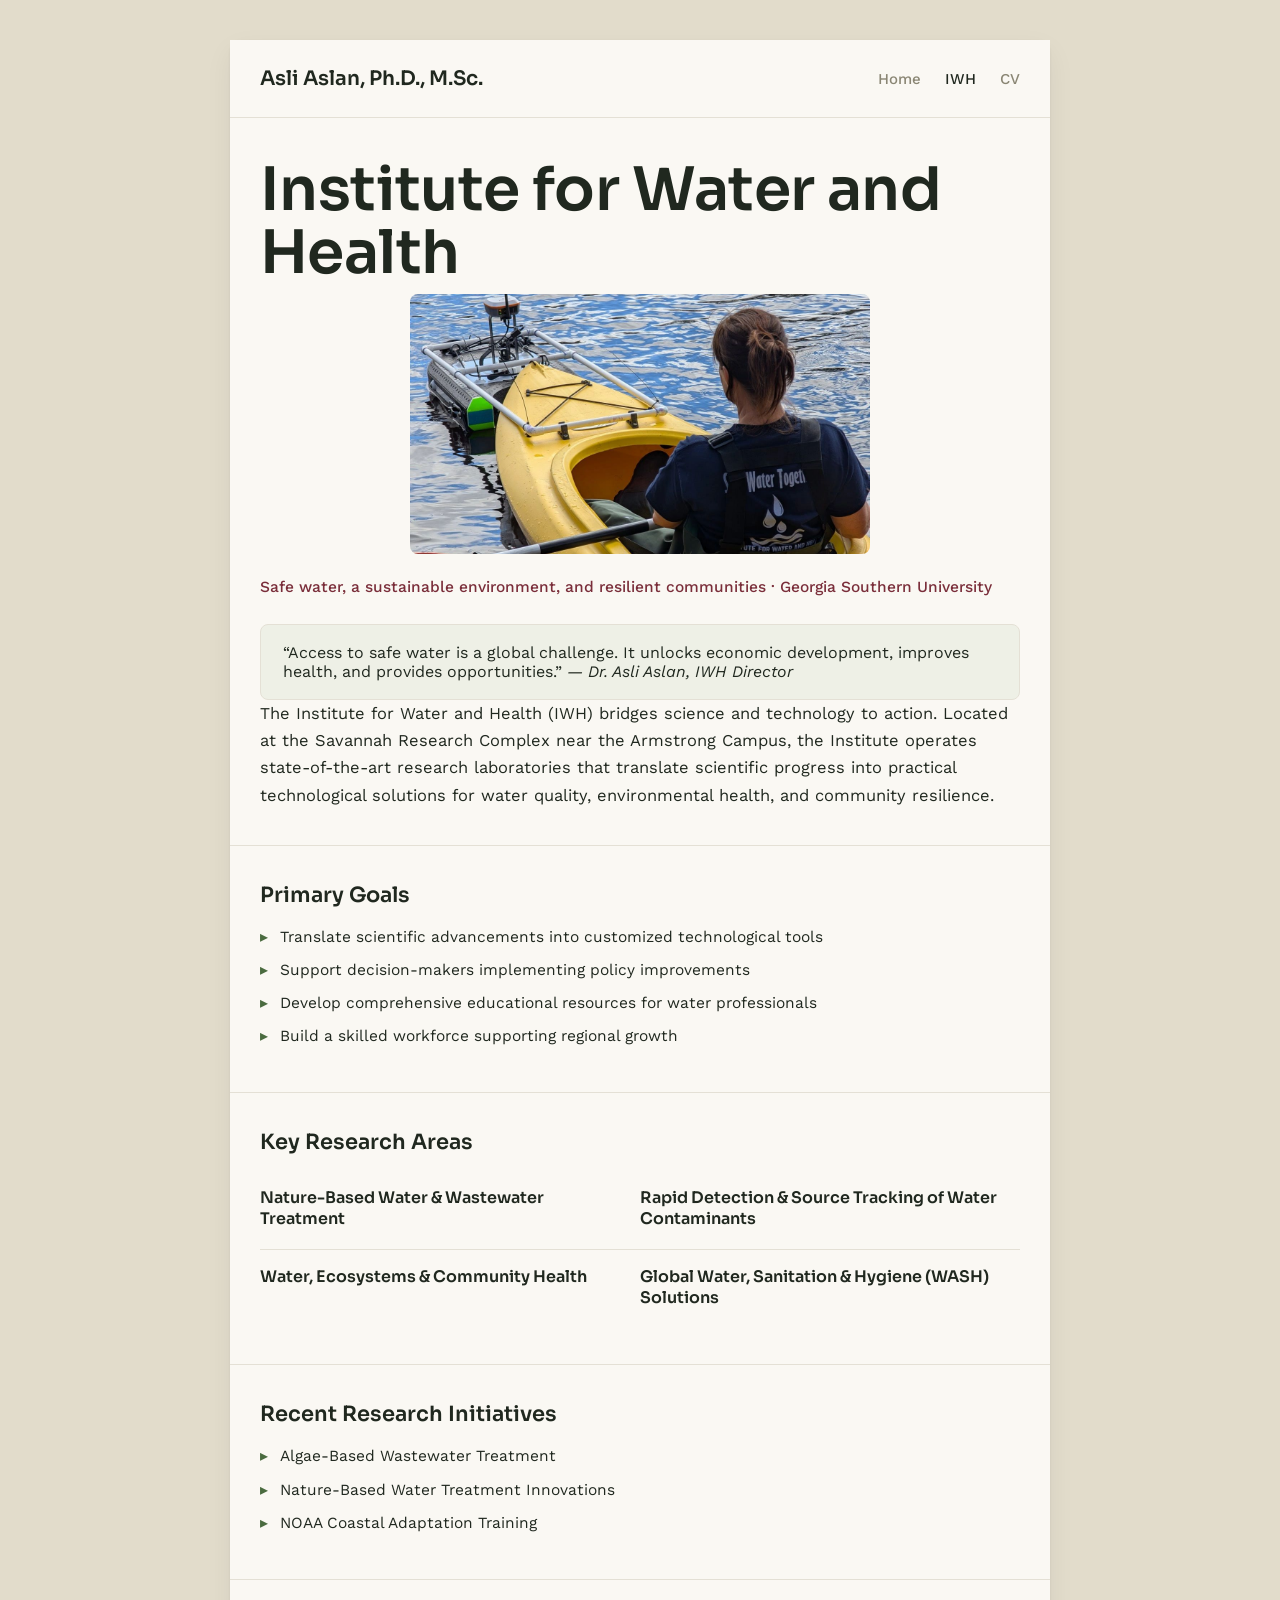
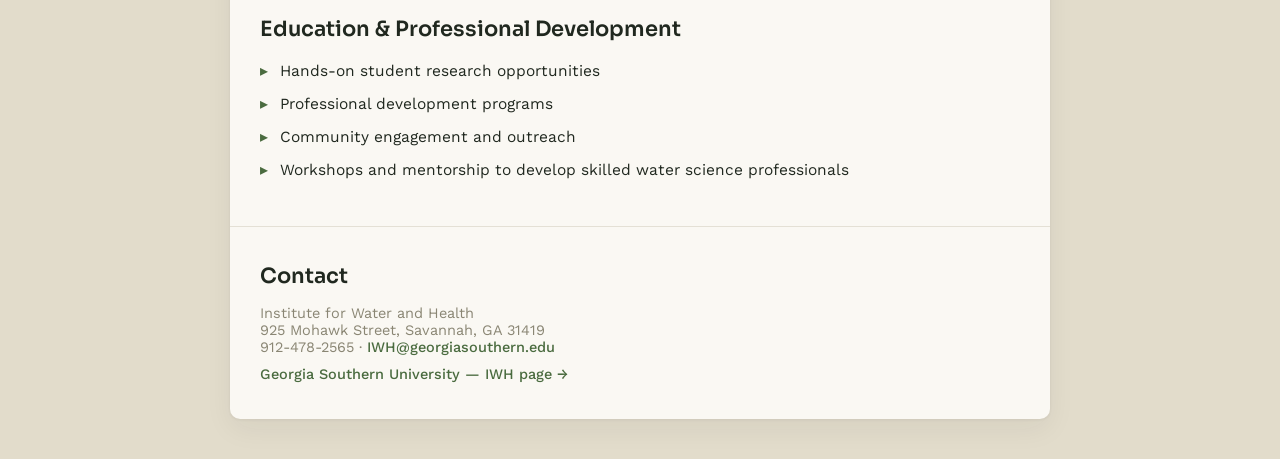
<file: iwh.html>
<!DOCTYPE html>
<html lang="en">
<head>
<meta charset="utf-8">
<meta name="viewport" content="width=device-width, initial-scale=1">
<title>Institute for Water and Health (IWH) — Asli Aslan, Ph.D.</title>
<meta name="description" content="Institute for Water and Health (IWH) at Georgia Southern University — mission, research areas, and initiatives, directed by Asli Aslan, Ph.D., M.Sc.">
<link rel="preconnect" href="https://fonts.googleapis.com">
<link href="https://fonts.googleapis.com/css2?family=Sora:wght@500;600;700&family=Work+Sans:wght@400;500;600&display=swap" rel="stylesheet">
<link rel="stylesheet" href="style.css">
</head>
<body>
<div class="wrap">

  <nav class="nav">
    <div class="brand">Asli Aslan, Ph.D., M.Sc.</div>
    <div class="links">
      <a href="index.html">Home</a>
      <a href="iwh.html" class="active">IWH</a>
      <a href="cv.html">CV</a>
    </div>
  </nav>

  <section class="hero">
    <h1 class="hero-name">Institute for Water and Health</h1>
    <img class="hero-banner" src="images/iwh_hero.jpeg" alt="Institute for Water and Health">
    <p class="hero-lead">Safe water, a sustainable environment, and resilient communities · Georgia Southern University</p>
    <blockquote class="iwh-quote">
      &ldquo;Access to safe water is a global challenge. It unlocks economic development, improves health, and provides opportunities.&rdquo;
      <cite>— Dr. Asli Aslan, IWH Director</cite>
    </blockquote>
    <p class="bio">
      The Institute for Water and Health (IWH) bridges science and technology to action. Located at the Savannah Research Complex near the Armstrong Campus, the Institute operates state-of-the-art research laboratories that translate scientific progress into practical technological solutions for water quality, environmental health, and community resilience.
    </p>
  </section>

  <section class="section">
    <h2>Primary Goals</h2>
    <ul class="bullets">
      <li>Translate scientific advancements into customized technological tools</li>
      <li>Support decision-makers implementing policy improvements</li>
      <li>Develop comprehensive educational resources for water professionals</li>
      <li>Build a skilled workforce supporting regional growth</li>
    </ul>
  </section>

  <section class="section">
    <h2>Key Research Areas</h2>
    <div class="interest-cards">
      <div class="interest-card">
        <p class="interest-card-title">Nature-Based Water &amp; Wastewater Treatment</p>
      </div>
      <div class="interest-card">
        <p class="interest-card-title">Rapid Detection &amp; Source Tracking of Water Contaminants</p>
      </div>
      <div class="interest-card">
        <p class="interest-card-title">Water, Ecosystems &amp; Community Health</p>
      </div>
      <div class="interest-card">
        <p class="interest-card-title">Global Water, Sanitation &amp; Hygiene (WASH) Solutions</p>
      </div>
    </div>
  </section>

  <section class="section">
    <h2>Recent Research Initiatives</h2>
    <ul class="bullets">
      <li>Algae-Based Wastewater Treatment</li>
      <li>Nature-Based Water Treatment Innovations</li>
      <li>NOAA Coastal Adaptation Training</li>
    </ul>
  </section>

  <section class="section">
    <h2>Education &amp; Professional Development</h2>
    <ul class="bullets">
      <li>Hands-on student research opportunities</li>
      <li>Professional development programs</li>
      <li>Community engagement and outreach</li>
      <li>Workshops and mentorship to develop skilled water science professionals</li>
    </ul>
  </section>

  <section class="section">
    <h2>Contact</h2>
    <p class="cv-contact-line">
      Institute for Water and Health<br>
      925 Mohawk Street, Savannah, GA 31419<br>
      912-478-2565 · <a href="mailto:IWH@georgiasouthern.edu">IWH@georgiasouthern.edu</a>
    </p>
    <p class="cv-contact-line" style="margin-top:10px;">
      <a href="https://www.georgiasouthern.edu/research/centers/water-health">Georgia Southern University — IWH page &rarr;</a>
    </p>
  </section>

</div>
</body>
</html>
</file>
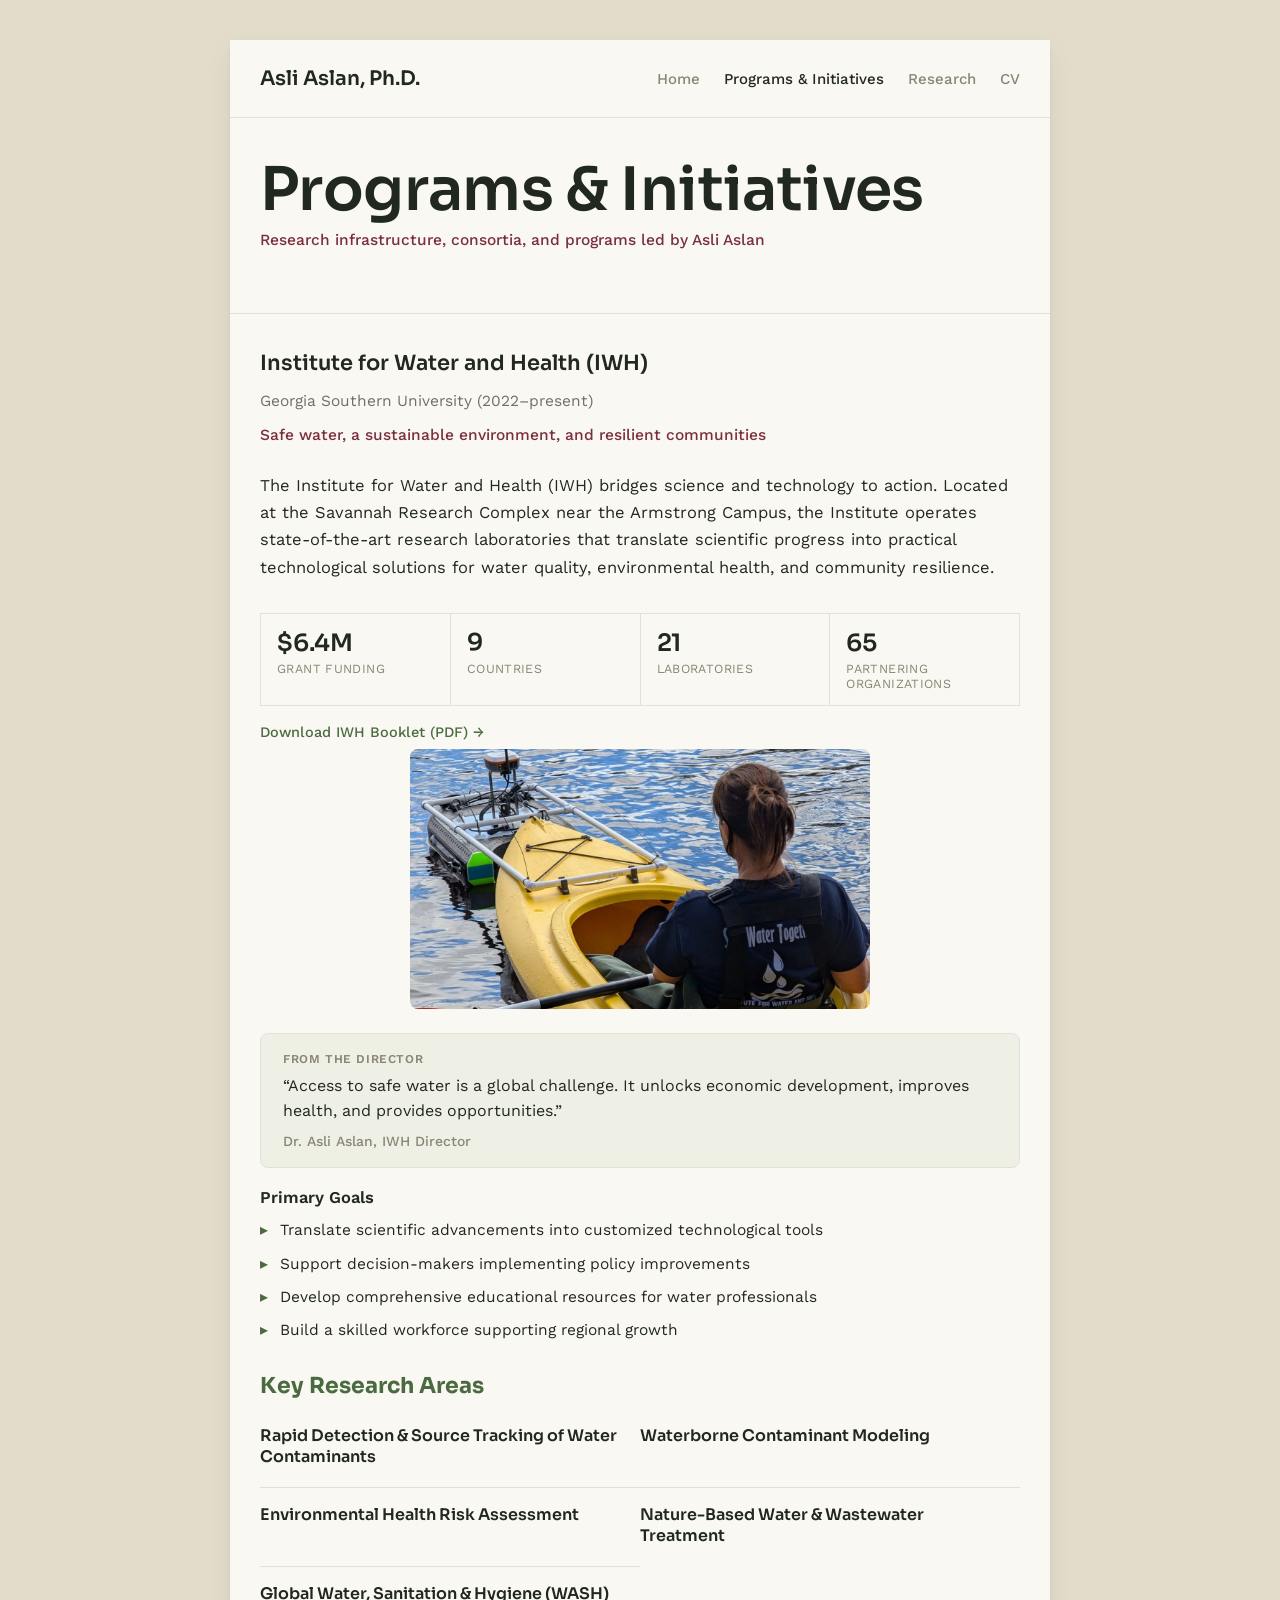
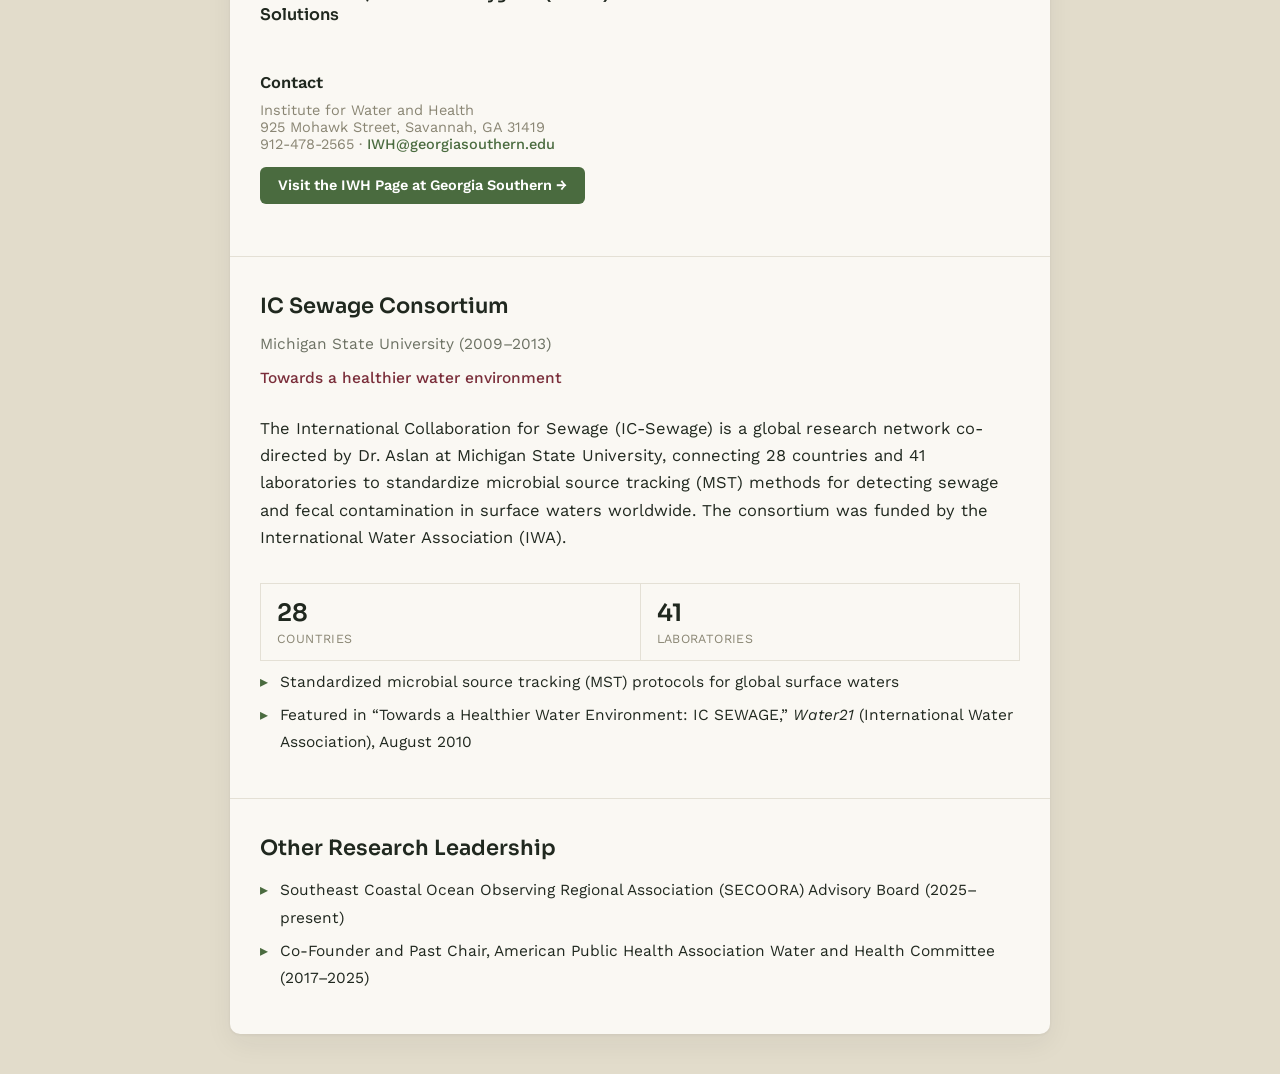
<file: programs.html>
<!DOCTYPE html>
<html lang="en">
<head>
<meta charset="utf-8">
<meta name="viewport" content="width=device-width, initial-scale=1">
<title>Programs & Initiatives — Asli Aslan, Ph.D.</title>
<meta name="description" content="Research programs and initiatives led by Asli Aslan, Ph.D. — including the Institute for Water and Health (IWH) and the IC Sewage Consortium, Georgia Southern University.">
<link rel="preconnect" href="https://fonts.googleapis.com">
<link href="https://fonts.googleapis.com/css2?family=Sora:wght@500;600;700&family=Work+Sans:wght@400;500;600&display=swap" rel="stylesheet">
<link rel="stylesheet" href="style.css">
</head>
<body>
<div class="wrap">

  <nav class="nav">
    <div class="brand">Asli Aslan, Ph.D.</div>
    <div class="links">
      <a href="index.html">Home</a>
      <a href="programs.html" class="active">Programs &amp; Initiatives</a>
      <a href="research.html">Research</a>
      <a href="cv.html">CV</a>
    </div>
  </nav>

  <section class="hero">
    <h1 class="hero-name">Programs &amp; Initiatives</h1>
    <p class="hero-lead">Research infrastructure, consortia, and programs led by Asli Aslan</p>
  </section>

  <section class="section" id="iwh">
    <h2>Institute for Water and Health (IWH)</h2>
    <p class="cv-affil-line">Georgia Southern University (2022–present)</p>
    <p class="hero-lead">Safe water, a sustainable environment, and resilient communities</p>
    <p class="bio">
      The Institute for Water and Health (IWH) bridges science and technology to action. Located at the Savannah Research Complex near the Armstrong Campus, the Institute operates state-of-the-art research laboratories that translate scientific progress into practical technological solutions for water quality, environmental health, and community resilience.
    </p>
    <div class="stats-block cols-4">
      <div class="stat-cell">
        <div class="stat-value">$6.4M</div>
        <div class="stat-label">Grant Funding</div>
      </div>
      <div class="stat-cell">
        <div class="stat-value">9</div>
        <div class="stat-label">Countries</div>
      </div>
      <div class="stat-cell">
        <div class="stat-value">21</div>
        <div class="stat-label">Laboratories</div>
      </div>
      <div class="stat-cell">
        <div class="stat-value">65</div>
        <div class="stat-label">Partnering Organizations</div>
      </div>
    </div>
    <p class="social-links"><a href="files/IWH_Booklet.pdf" download>Download IWH Booklet (PDF) &rarr;</a></p>
    <img class="hero-banner" src="images/iwh_hero.jpeg" alt="Institute for Water and Health">
    <div class="iwh-quote">
      <p class="iwh-quote-label">From the Director</p>
      <p class="iwh-quote-text">&ldquo;Access to safe water is a global challenge. It unlocks economic development, improves health, and provides opportunities.&rdquo;</p>
      <p class="iwh-quote-cite">Dr. Asli Aslan, IWH Director</p>
    </div>

    <h3>Primary Goals</h3>
    <ul class="bullets">
      <li>Translate scientific advancements into customized technological tools</li>
      <li>Support decision-makers implementing policy improvements</li>
      <li>Develop comprehensive educational resources for water professionals</li>
      <li>Build a skilled workforce supporting regional growth</li>
    </ul>

    <h3 class="standout-title">Key Research Areas</h3>
    <div class="interest-cards">
      <div class="interest-card">
        <p class="interest-card-title">Rapid Detection &amp; Source Tracking of Water Contaminants</p>
      </div>
      <div class="interest-card">
        <p class="interest-card-title">Waterborne Contaminant Modeling</p>
      </div>
      <div class="interest-card">
        <p class="interest-card-title">Environmental Health Risk Assessment</p>
      </div>
      <div class="interest-card">
        <p class="interest-card-title">Nature-Based Water &amp; Wastewater Treatment</p>
      </div>
      <div class="interest-card">
        <p class="interest-card-title">Global Water, Sanitation &amp; Hygiene (WASH) Solutions</p>
      </div>
    </div>

    <h3>Contact</h3>
    <p class="cv-contact-line">
      Institute for Water and Health<br>
      925 Mohawk Street, Savannah, GA 31419<br>
      912-478-2565 · <a href="mailto:IWH@georgiasouthern.edu">IWH@georgiasouthern.edu</a>
    </p>
    <p style="margin-top:14px;">
      <a class="btn-link" href="https://www.georgiasouthern.edu/research/centers/water-health">Visit the IWH Page at Georgia Southern &rarr;</a>
    </p>
  </section>

  <section class="section" id="ic-sewage">
    <h2>IC Sewage Consortium</h2>
    <p class="cv-affil-line">Michigan State University (2009–2013)</p>
    <p class="hero-lead">Towards a healthier water environment</p>
    <p class="bio">
      The International Collaboration for Sewage (IC-Sewage) is a global research network co-directed by Dr. Aslan at Michigan State University, connecting 28 countries and 41 laboratories to standardize microbial source tracking (MST) methods for detecting sewage and fecal contamination in surface waters worldwide. The consortium was funded by the International Water Association (IWA).
    </p>
    <div class="stats-block cols-2">
      <div class="stat-cell">
        <div class="stat-value">28</div>
        <div class="stat-label">Countries</div>
      </div>
      <div class="stat-cell">
        <div class="stat-value">41</div>
        <div class="stat-label">Laboratories</div>
      </div>
    </div>
    <ul class="bullets">
      <li>Standardized microbial source tracking (MST) protocols for global surface waters</li>
      <li>Featured in &ldquo;Towards a Healthier Water Environment: IC SEWAGE,&rdquo; <em>Water21</em> (International Water Association), August 2010</li>
    </ul>
  </section>

  <section class="section">
    <h2>Other Research Leadership</h2>
    <ul class="bullets">
      <li>Southeast Coastal Ocean Observing Regional Association (SECOORA) Advisory Board (2025–present)</li>
      <li>Co-Founder and Past Chair, American Public Health Association Water and Health Committee (2017–2025)</li>
    </ul>
  </section>

</div>
</body>
</html>
</file>
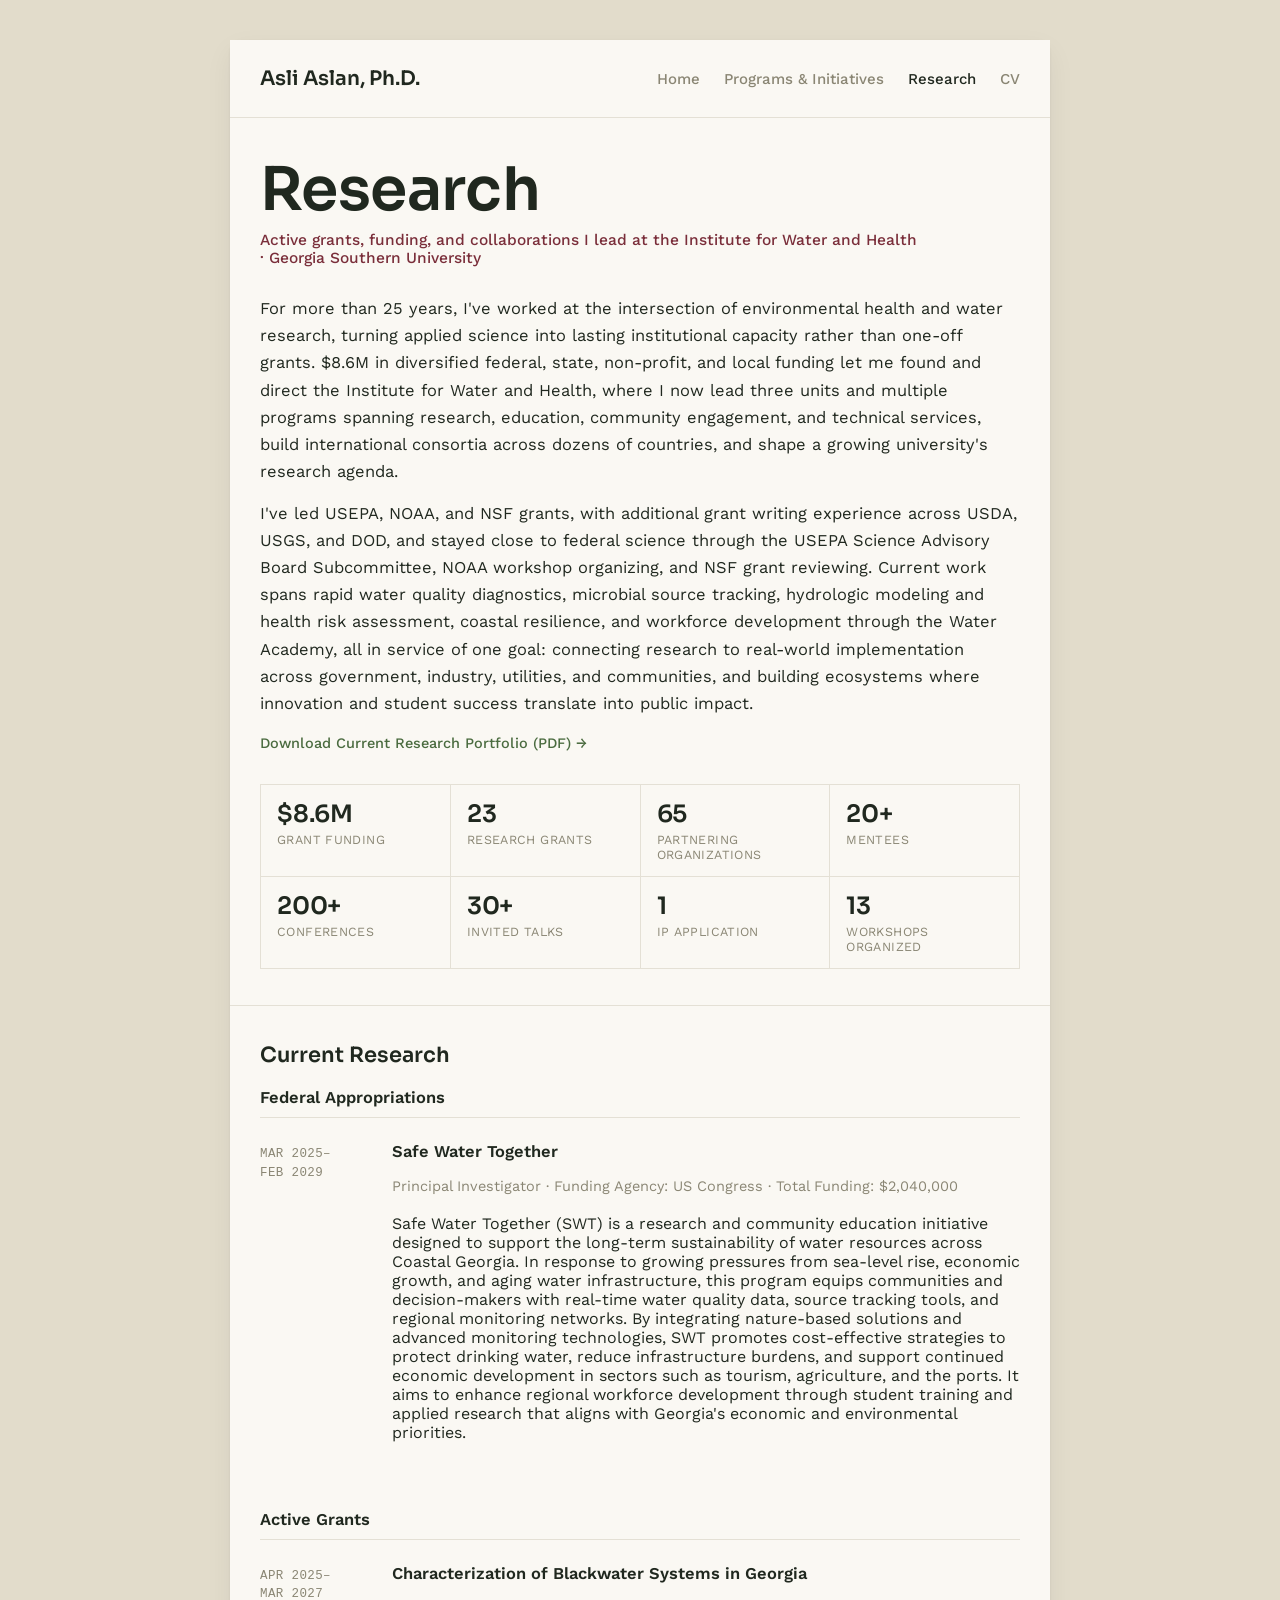
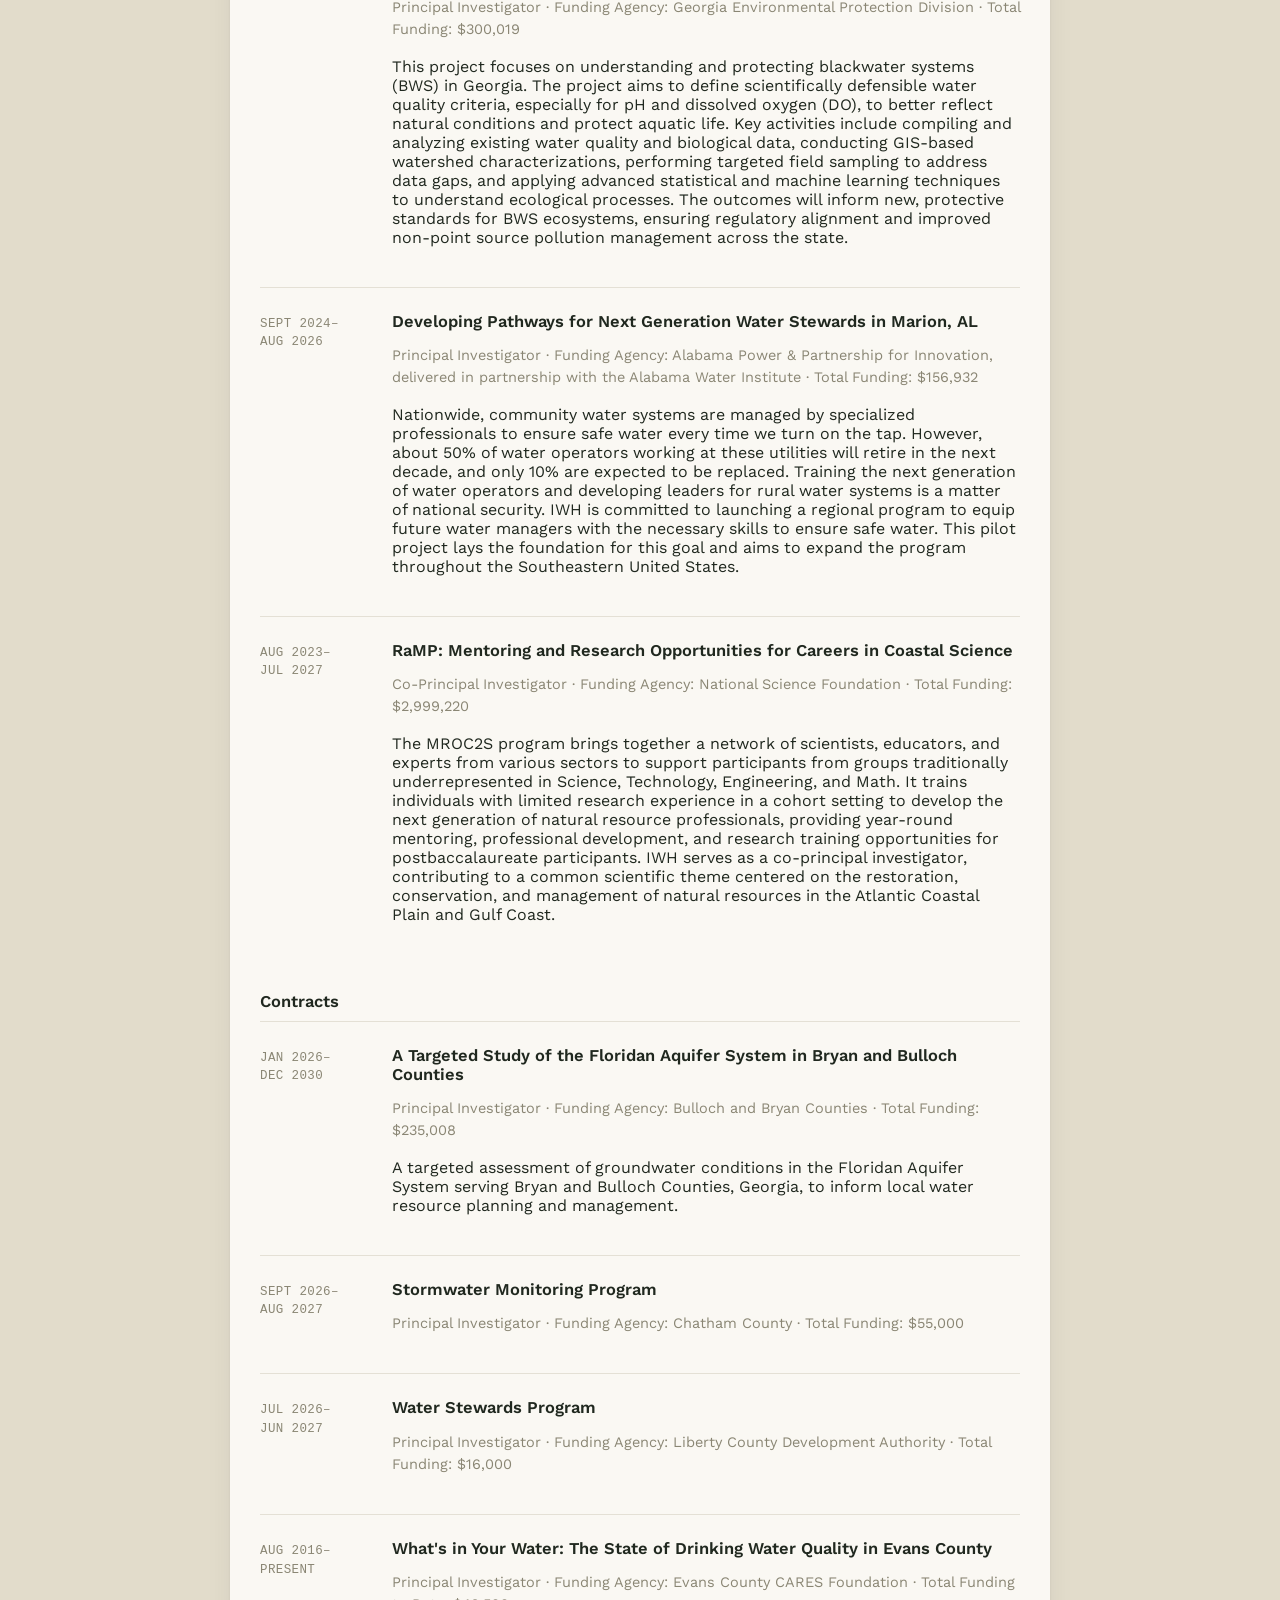
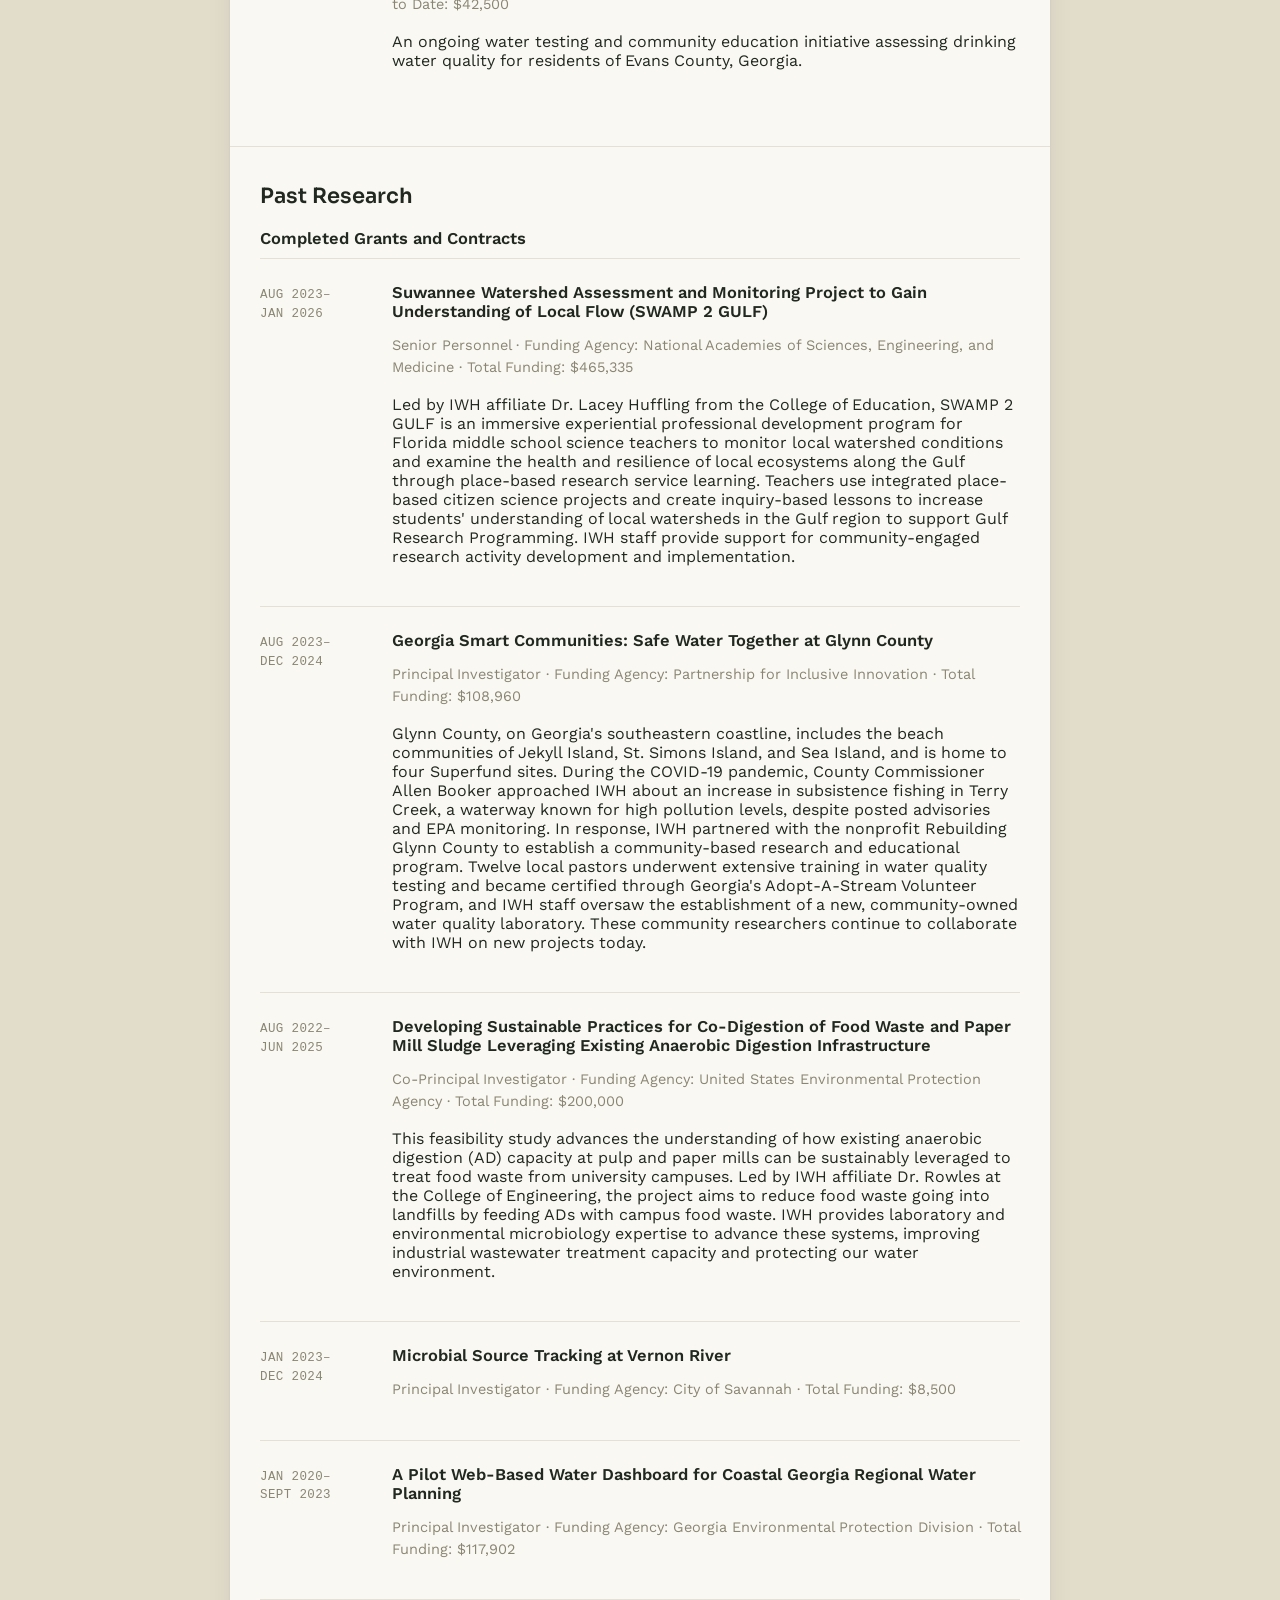
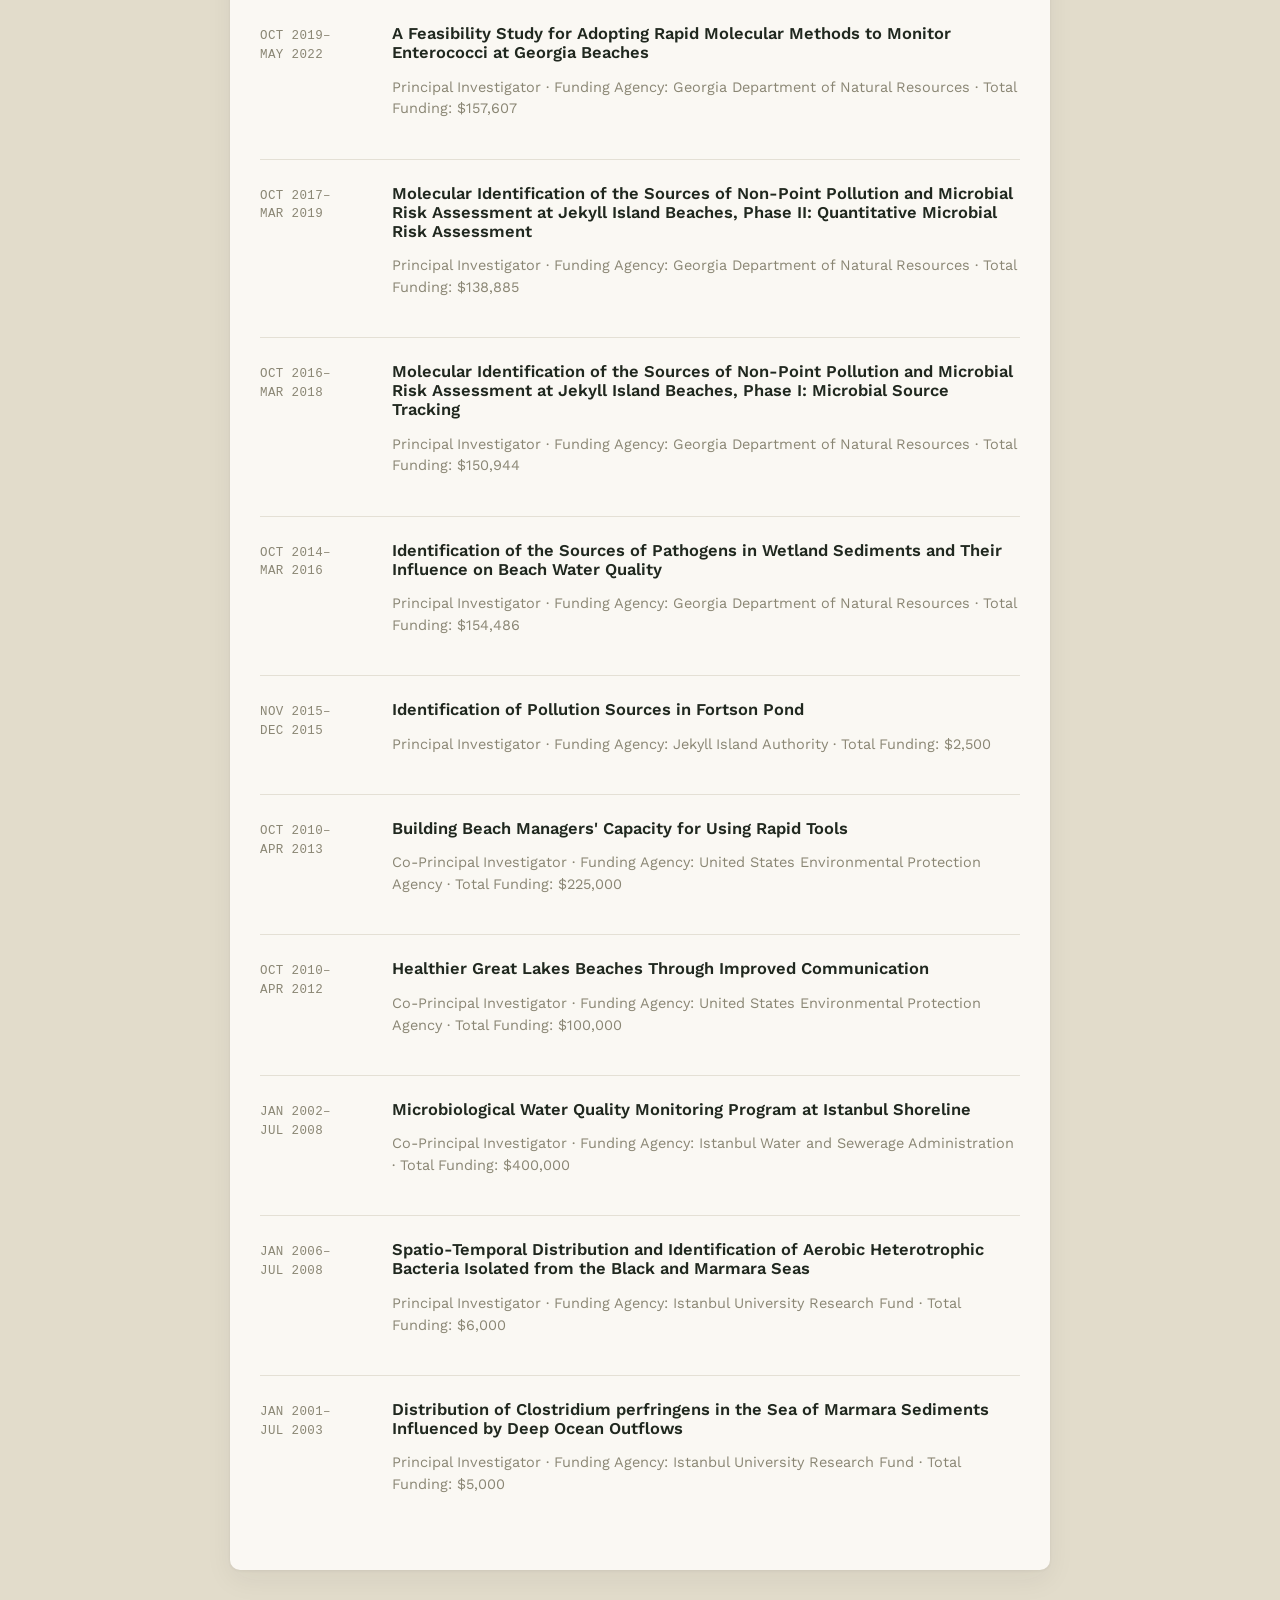
<file: research.html>
<!DOCTYPE html>
<html lang="en">
<head>
<meta charset="utf-8">
<meta name="viewport" content="width=device-width, initial-scale=1">
<title>Research — Asli Aslan, Ph.D.</title>
<meta name="description" content="Current and past research grants and initiatives led by Asli Aslan, Ph.D. at the Institute for Water and Health, Georgia Southern University.">
<link rel="preconnect" href="https://fonts.googleapis.com">
<link href="https://fonts.googleapis.com/css2?family=Sora:wght@500;600;700&family=Work+Sans:wght@400;500;600&display=swap" rel="stylesheet">
<link rel="stylesheet" href="style.css">
</head>
<body>
<div class="wrap">

  <nav class="nav">
    <div class="brand">Asli Aslan, Ph.D.</div>
    <div class="links">
      <a href="index.html">Home</a>
      <a href="programs.html">Programs &amp; Initiatives</a>
      <a href="research.html" class="active">Research</a>
      <a href="cv.html">CV</a>
    </div>
  </nav>

  <section class="hero">
    <h1 class="hero-name">Research</h1>
    <p class="hero-lead">Active grants, funding, and collaborations I lead at the Institute for Water and Health ·&nbsp;Georgia&nbsp;Southern&nbsp;University</p>
    <p class="bio">
      For more than 25 years, I've worked at the intersection of environmental health and water research, turning applied science into lasting institutional capacity rather than one-off grants. $8.6M in diversified federal, state, non-profit, and local funding let me found and direct the Institute for Water and Health, where I now lead three units and multiple programs spanning research, education, community engagement, and technical services, build international consortia across dozens of countries, and shape a growing university's research agenda.
    </p>
    <p class="bio">
      I've led USEPA, NOAA, and NSF grants, with additional grant writing experience across USDA, USGS, and DOD, and stayed close to federal science through the USEPA Science Advisory Board Subcommittee, NOAA workshop organizing, and NSF grant reviewing. Current work spans rapid water quality diagnostics, microbial source tracking, hydrologic modeling and health risk assessment, coastal resilience, and workforce development through the Water Academy, all in service of one goal: connecting research to real-world implementation across government, industry, utilities, and communities, and building ecosystems where innovation and student success translate into public impact.
    </p>
    <p class="social-links"><a href="files/IWH_Research_Portfolio.pdf" download>Download Current Research Portfolio (PDF) &rarr;</a></p>
    <div class="stats-block cols-4">
      <div class="stat-cell">
        <div class="stat-value">$8.6M</div>
        <div class="stat-label">Grant Funding</div>
      </div>
      <div class="stat-cell">
        <div class="stat-value">23</div>
        <div class="stat-label">Research Grants</div>
      </div>
      <div class="stat-cell">
        <div class="stat-value">65</div>
        <div class="stat-label">Partnering Organizations</div>
      </div>
      <div class="stat-cell">
        <div class="stat-value">20+</div>
        <div class="stat-label">Mentees</div>
      </div>
      <div class="stat-cell">
        <div class="stat-value">200+</div>
        <div class="stat-label">Conferences</div>
      </div>
      <div class="stat-cell">
        <div class="stat-value">30+</div>
        <div class="stat-label">Invited Talks</div>
      </div>
      <div class="stat-cell">
        <div class="stat-value">1</div>
        <div class="stat-label">IP Application</div>
      </div>
      <div class="stat-cell">
        <div class="stat-value">13</div>
        <div class="stat-label">Workshops Organized</div>
      </div>
    </div>
  </section>

  <section class="section">
    <h2>Current Research</h2>

    <h3>Federal Appropriations</h3>

    <div class="timeline-row">
      <div class="timeline-date">Mar 2025–<br>Feb 2029</div>
      <div class="timeline-content">
        <h3>Safe Water Together</h3>
        <p class="pub-meta">Principal Investigator · Funding Agency: US Congress · Total Funding: $2,040,000</p>
        <p>Safe Water Together (SWT) is a research and community education initiative designed to support the long-term sustainability of water resources across Coastal Georgia. In response to growing pressures from sea-level rise, economic growth, and aging water infrastructure, this program equips communities and decision-makers with real-time water quality data, source tracking tools, and regional monitoring networks. By integrating nature-based solutions and advanced monitoring technologies, SWT promotes cost-effective strategies to protect drinking water, reduce infrastructure burdens, and support continued economic development in sectors such as tourism, agriculture, and the ports. It aims to enhance regional workforce development through student training and applied research that aligns with Georgia's economic and environmental priorities.</p>
      </div>
    </div>

    <h3>Active Grants</h3>

    <div class="timeline-row">
      <div class="timeline-date">Apr 2025–<br>Mar 2027</div>
      <div class="timeline-content">
        <h3>Characterization of Blackwater Systems in Georgia</h3>
        <p class="pub-meta">Principal Investigator · Funding Agency: Georgia Environmental Protection Division · Total Funding: $300,019</p>
        <p>This project focuses on understanding and protecting blackwater systems (BWS) in Georgia. The project aims to define scientifically defensible water quality criteria, especially for pH and dissolved oxygen (DO), to better reflect natural conditions and protect aquatic life. Key activities include compiling and analyzing existing water quality and biological data, conducting GIS-based watershed characterizations, performing targeted field sampling to address data gaps, and applying advanced statistical and machine learning techniques to understand ecological processes. The outcomes will inform new, protective standards for BWS ecosystems, ensuring regulatory alignment and improved non-point source pollution management across the state.</p>
      </div>
    </div>

    <div class="timeline-row">
      <div class="timeline-date">Sept 2024–<br>Aug 2026</div>
      <div class="timeline-content">
        <h3>Developing Pathways for Next Generation Water Stewards in Marion, AL</h3>
        <p class="pub-meta">Principal Investigator · Funding Agency: Alabama Power &amp; Partnership for Innovation, delivered in partnership with the Alabama Water Institute · Total Funding: $156,932</p>
        <p>Nationwide, community water systems are managed by specialized professionals to ensure safe water every time we turn on the tap. However, about 50% of water operators working at these utilities will retire in the next decade, and only 10% are expected to be replaced. Training the next generation of water operators and developing leaders for rural water systems is a matter of national security. IWH is committed to launching a regional program to equip future water managers with the necessary skills to ensure safe water. This pilot project lays the foundation for this goal and aims to expand the program throughout the Southeastern United States.</p>
      </div>
    </div>

    <div class="timeline-row">
      <div class="timeline-date">Aug 2023–<br>Jul 2027</div>
      <div class="timeline-content">
        <h3>RaMP: Mentoring and Research Opportunities for Careers in Coastal Science</h3>
        <p class="pub-meta">Co-Principal Investigator · Funding Agency: National Science Foundation · Total Funding: $2,999,220</p>
        <p>The MROC2S program brings together a network of scientists, educators, and experts from various sectors to support participants from groups traditionally underrepresented in Science, Technology, Engineering, and Math. It trains individuals with limited research experience in a cohort setting to develop the next generation of natural resource professionals, providing year-round mentoring, professional development, and research training opportunities for postbaccalaureate participants. IWH serves as a co-principal investigator, contributing to a common scientific theme centered on the restoration, conservation, and management of natural resources in the Atlantic Coastal Plain and Gulf Coast.</p>
      </div>
    </div>

    <h3>Contracts</h3>

    <div class="timeline-row">
      <div class="timeline-date">Jan 2026–<br>Dec 2030</div>
      <div class="timeline-content">
        <h3>A Targeted Study of the Floridan Aquifer System in Bryan and Bulloch Counties</h3>
        <p class="pub-meta">Principal Investigator · Funding Agency: Bulloch and Bryan Counties · Total Funding: $235,008</p>
        <p>A targeted assessment of groundwater conditions in the Floridan Aquifer System serving Bryan and Bulloch Counties, Georgia, to inform local water resource planning and management.</p>
      </div>
    </div>

    <div class="timeline-row">
      <div class="timeline-date">Sept 2026–<br>Aug 2027</div>
      <div class="timeline-content">
        <h3>Stormwater Monitoring Program</h3>
        <p class="pub-meta">Principal Investigator · Funding Agency: Chatham County · Total Funding: $55,000</p>
      </div>
    </div>

    <div class="timeline-row">
      <div class="timeline-date">Jul 2026–<br>Jun 2027</div>
      <div class="timeline-content">
        <h3>Water Stewards Program</h3>
        <p class="pub-meta">Principal Investigator · Funding Agency: Liberty County Development Authority · Total Funding: $16,000</p>
      </div>
    </div>

    <div class="timeline-row">
      <div class="timeline-date">Aug 2016–<br>Present</div>
      <div class="timeline-content">
        <h3>What's in Your Water: The State of Drinking Water Quality in Evans County</h3>
        <p class="pub-meta">Principal Investigator · Funding Agency: Evans County CARES Foundation · Total Funding to Date: $42,500</p>
        <p>An ongoing water testing and community education initiative assessing drinking water quality for residents of Evans County, Georgia.</p>
      </div>
    </div>

  </section>

  <section class="section">
    <h2>Past Research</h2>

    <h3>Completed Grants and Contracts</h3>

    <div class="timeline-row">
      <div class="timeline-date">Aug 2023–<br>Jan 2026</div>
      <div class="timeline-content">
        <h3>Suwannee Watershed Assessment and Monitoring Project to Gain Understanding of Local Flow (SWAMP 2 GULF)</h3>
        <p class="pub-meta">Senior Personnel · Funding Agency: National Academies of Sciences, Engineering, and Medicine · Total Funding: $465,335</p>
        <p>Led by IWH affiliate Dr. Lacey Huffling from the College of Education, SWAMP 2 GULF is an immersive experiential professional development program for Florida middle school science teachers to monitor local watershed conditions and examine the health and resilience of local ecosystems along the Gulf through place-based research service learning. Teachers use integrated place-based citizen science projects and create inquiry-based lessons to increase students' understanding of local watersheds in the Gulf region to support Gulf Research Programming. IWH staff provide support for community-engaged research activity development and implementation.</p>
      </div>
    </div>

    <div class="timeline-row">
      <div class="timeline-date">Aug 2023–<br>Dec 2024</div>
      <div class="timeline-content">
        <h3>Georgia Smart Communities: Safe Water Together at Glynn County</h3>
        <p class="pub-meta">Principal Investigator · Funding Agency: Partnership for Inclusive Innovation · Total Funding: $108,960</p>
        <p>Glynn County, on Georgia's southeastern coastline, includes the beach communities of Jekyll Island, St. Simons Island, and Sea Island, and is home to four Superfund sites. During the COVID-19 pandemic, County Commissioner Allen Booker approached IWH about an increase in subsistence fishing in Terry Creek, a waterway known for high pollution levels, despite posted advisories and EPA monitoring. In response, IWH partnered with the nonprofit Rebuilding Glynn County to establish a community-based research and educational program. Twelve local pastors underwent extensive training in water quality testing and became certified through Georgia's Adopt-A-Stream Volunteer Program, and IWH staff oversaw the establishment of a new, community-owned water quality laboratory. These community researchers continue to collaborate with IWH on new projects today.</p>
      </div>
    </div>

    <div class="timeline-row">
      <div class="timeline-date">Aug 2022–<br>Jun 2025</div>
      <div class="timeline-content">
        <h3>Developing Sustainable Practices for Co-Digestion of Food Waste and Paper Mill Sludge Leveraging Existing Anaerobic Digestion Infrastructure</h3>
        <p class="pub-meta">Co-Principal Investigator · Funding Agency: United States Environmental Protection Agency · Total Funding: $200,000</p>
        <p>This feasibility study advances the understanding of how existing anaerobic digestion (AD) capacity at pulp and paper mills can be sustainably leveraged to treat food waste from university campuses. Led by IWH affiliate Dr. Rowles at the College of Engineering, the project aims to reduce food waste going into landfills by feeding ADs with campus food waste. IWH provides laboratory and environmental microbiology expertise to advance these systems, improving industrial wastewater treatment capacity and protecting our water environment.</p>
      </div>
    </div>

    <div class="timeline-row">
      <div class="timeline-date">Jan 2023–<br>Dec 2024</div>
      <div class="timeline-content">
        <h3>Microbial Source Tracking at Vernon River</h3>
        <p class="pub-meta">Principal Investigator · Funding Agency: City of Savannah · Total Funding: $8,500</p>
      </div>
    </div>

    <div class="timeline-row">
      <div class="timeline-date">Jan 2020–<br>Sept 2023</div>
      <div class="timeline-content">
        <h3>A Pilot Web-Based Water Dashboard for Coastal Georgia Regional Water Planning</h3>
        <p class="pub-meta">Principal Investigator · Funding Agency: Georgia Environmental Protection Division · Total Funding: $117,902</p>
      </div>
    </div>

    <div class="timeline-row">
      <div class="timeline-date">Oct 2019–<br>May 2022</div>
      <div class="timeline-content">
        <h3>A Feasibility Study for Adopting Rapid Molecular Methods to Monitor Enterococci at Georgia Beaches</h3>
        <p class="pub-meta">Principal Investigator · Funding Agency: Georgia Department of Natural Resources · Total Funding: $157,607</p>
      </div>
    </div>

    <div class="timeline-row">
      <div class="timeline-date">Oct 2017–<br>Mar 2019</div>
      <div class="timeline-content">
        <h3>Molecular Identification of the Sources of Non-Point Pollution and Microbial Risk Assessment at Jekyll Island Beaches, Phase II: Quantitative Microbial Risk Assessment</h3>
        <p class="pub-meta">Principal Investigator · Funding Agency: Georgia Department of Natural Resources · Total Funding: $138,885</p>
      </div>
    </div>

    <div class="timeline-row">
      <div class="timeline-date">Oct 2016–<br>Mar 2018</div>
      <div class="timeline-content">
        <h3>Molecular Identification of the Sources of Non-Point Pollution and Microbial Risk Assessment at Jekyll Island Beaches, Phase I: Microbial Source Tracking</h3>
        <p class="pub-meta">Principal Investigator · Funding Agency: Georgia Department of Natural Resources · Total Funding: $150,944</p>
      </div>
    </div>

    <div class="timeline-row">
      <div class="timeline-date">Oct 2014–<br>Mar 2016</div>
      <div class="timeline-content">
        <h3>Identification of the Sources of Pathogens in Wetland Sediments and Their Influence on Beach Water Quality</h3>
        <p class="pub-meta">Principal Investigator · Funding Agency: Georgia Department of Natural Resources · Total Funding: $154,486</p>
      </div>
    </div>

    <div class="timeline-row">
      <div class="timeline-date">Nov 2015–<br>Dec 2015</div>
      <div class="timeline-content">
        <h3>Identification of Pollution Sources in Fortson Pond</h3>
        <p class="pub-meta">Principal Investigator · Funding Agency: Jekyll Island Authority · Total Funding: $2,500</p>
      </div>
    </div>

    <div class="timeline-row">
      <div class="timeline-date">Oct 2010–<br>Apr 2013</div>
      <div class="timeline-content">
        <h3>Building Beach Managers' Capacity for Using Rapid Tools</h3>
        <p class="pub-meta">Co-Principal Investigator · Funding Agency: United States Environmental Protection Agency · Total Funding: $225,000</p>
      </div>
    </div>

    <div class="timeline-row">
      <div class="timeline-date">Oct 2010–<br>Apr 2012</div>
      <div class="timeline-content">
        <h3>Healthier Great Lakes Beaches Through Improved Communication</h3>
        <p class="pub-meta">Co-Principal Investigator · Funding Agency: United States Environmental Protection Agency · Total Funding: $100,000</p>
      </div>
    </div>

    <div class="timeline-row">
      <div class="timeline-date">Jan 2002–<br>Jul 2008</div>
      <div class="timeline-content">
        <h3>Microbiological Water Quality Monitoring Program at Istanbul Shoreline</h3>
        <p class="pub-meta">Co-Principal Investigator · Funding Agency: Istanbul Water and Sewerage Administration · Total Funding: $400,000</p>
      </div>
    </div>

    <div class="timeline-row">
      <div class="timeline-date">Jan 2006–<br>Jul 2008</div>
      <div class="timeline-content">
        <h3>Spatio-Temporal Distribution and Identification of Aerobic Heterotrophic Bacteria Isolated from the Black and Marmara Seas</h3>
        <p class="pub-meta">Principal Investigator · Funding Agency: Istanbul University Research Fund · Total Funding: $6,000</p>
      </div>
    </div>

    <div class="timeline-row">
      <div class="timeline-date">Jan 2001–<br>Jul 2003</div>
      <div class="timeline-content">
        <h3>Distribution of Clostridium perfringens in the Sea of Marmara Sediments Influenced by Deep Ocean Outflows</h3>
        <p class="pub-meta">Principal Investigator · Funding Agency: Istanbul University Research Fund · Total Funding: $5,000</p>
      </div>
    </div>

  </section>

</div>
</body>
</html>
</file>
<file: style.css>
:root {
  --bg: #faf8f3;
  --bg-page: #e2dccb;
  --ink: #20281f;
  --muted: #6d7264;
  --muted-2: #8a8674;
  --border: #e4e0d5;
  --accent: #4a6b3f;
  --accent-dark: #354e2d;
  --pill-bg: #eef0e6;
  --tagline: #7a2e3a;
  --display: 'Sora', sans-serif;
  --sans: 'Work Sans', sans-serif;
}

* { box-sizing: border-box; }

body {
  margin: 0;
  background: var(--bg-page);
  color: var(--ink);
  font-family: var(--sans);
}

a { color: var(--accent); text-decoration: none; }
a:hover { color: var(--accent-dark); text-decoration: underline; }

.wrap {
  max-width: 820px;
  margin: 40px auto;
  background: var(--bg);
  border-radius: 10px;
  box-shadow: 0 1px 3px rgba(32, 40, 31, 0.06), 0 10px 28px rgba(32, 40, 31, 0.06);
}

/* Nav */
.nav {
  display: flex;
  align-items: center;
  justify-content: space-between;
  padding: 26px 30px;
  border-bottom: 1px solid var(--border);
  position: sticky;
  top: 0;
  z-index: 20;
  background: var(--bg);
}
.nav .brand {
  font-family: var(--display);
  font-size: 20px;
  font-weight: 600;
}
.nav .links { display: flex; gap: 24px; font-size: 15px; font-weight: 500; }
.nav .links a { color: var(--muted-2); }
.nav .links a.active { color: var(--ink); }
.nav .links a.active:hover { text-decoration: none; }

/* Hero */
.hero {
  padding: 40px 30px 36px;
  border-bottom: 1px solid var(--border);
}
.hero-name {
  font-family: var(--display);
  font-weight: 600;
  font-size: clamp(38px, 6vw, 60px);
  line-height: 1.05;
  letter-spacing: -0.01em;
  margin: 0 0 10px;
}
.hero-name .hero-suffix {
  font-size: 0.4em;
  font-weight: 500;
  color: var(--muted);
  letter-spacing: 0;
}
.hero-lead {
  font-size: 15.5px;
  font-weight: 500;
  color: var(--tagline);
  margin: 0 0 28px;
}
.hero-body {
  display: flex;
  gap: 32px;
  align-items: flex-start;
}
.headshot {
  flex-shrink: 0;
  width: 220px;
  height: 280px;
  border-radius: 8px;
  object-fit: cover;
  object-position: top;
}
.hero-text { flex: 1; min-width: 0; }
.bio {
  font-size: 16.5px;
  line-height: 1.65;
  margin: 0;
}
.bio + .bio {
  margin-top: 14px;
}
.social-links {
  margin: 18px 0 0;
  font-size: 14.5px;
  font-weight: 500;
}

.hero-banner {
  display: block;
  max-width: 460px;
  width: 100%;
  height: 260px;
  object-fit: cover;
  border-radius: 8px;
  margin: 8px auto 24px;
}

/* IWH director callout */
.iwh-quote {
  margin: 20px 0 0;
  padding: 18px 22px;
  border: 1px solid var(--border);
  border-radius: 8px;
  background: var(--pill-bg);
}
.iwh-quote-label {
  font-size: 12px;
  font-weight: 600;
  text-transform: uppercase;
  letter-spacing: 0.05em;
  color: var(--muted-2);
  margin: 0 0 8px;
}
.iwh-quote-text {
  font-size: 16px;
  line-height: 1.55;
  color: var(--ink);
  margin: 0;
}
.iwh-quote-cite {
  font-size: 14px;
  font-weight: 500;
  color: var(--muted-2);
  margin: 10px 0 0;
}

/* Stats block */
.stats-block {
  display: grid;
  grid-template-columns: repeat(3, 1fr);
  gap: 1px;
  background: var(--border);
  border: 1px solid var(--border);
  margin: 32px 0 0;
}
.stats-block.cols-4 {
  grid-template-columns: repeat(4, 1fr);
}
.stats-block.cols-2 {
  grid-template-columns: repeat(2, 1fr);
}
.stat-cell { background: var(--bg); padding: 14px 16px; }
.stat-value {
  font-family: var(--display);
  font-size: 24px;
  font-weight: 600;
  letter-spacing: -0.01em;
}
.stat-label {
  font-size: 12.5px;
  color: var(--muted-2);
  margin-top: 3px;
  text-transform: uppercase;
  letter-spacing: 0.03em;
}

/* Generic content section */
.section {
  padding: 36px 30px;
  border-bottom: 1px solid var(--border);
}
.section:last-of-type { border-bottom: none; }
.section h2 {
  font-family: var(--display);
  font-size: 21px;
  font-weight: 600;
  margin: 0 0 16px;
}
.section h3 {
  font-family: var(--sans);
  font-size: 16.5px;
  font-weight: 600;
  margin: 28px 0 10px;
}
.section h3:first-of-type { margin-top: 20px; }
.section h3.standout-title {
  font-family: var(--display);
  font-size: 22px;
  font-weight: 700;
  color: var(--accent);
}
.section-head {
  display: flex;
  align-items: baseline;
  justify-content: space-between;
  margin-bottom: 16px;
}
.section-head h2 { margin: 0; }
.section-head .see-all { font-size: 14.5px; font-weight: 500; }

/* Research interest cards */
.interest-cards {
  display: grid;
  grid-template-columns: 1fr 1fr;
  gap: 0;
}
.interest-card {
  padding: 16px 20px 16px 0;
  border-top: 1px solid var(--border);
}
.interest-card:nth-child(-n+2) { border-top: none; }
.interest-card-title {
  font-family: var(--display);
  font-size: 16px;
  font-weight: 600;
  margin: 0 0 4px;
}
.interest-card p:not(.interest-card-title) {
  font-size: 14.5px;
  color: var(--muted);
  line-height: 1.5;
  margin: 0;
}

/* News list */
.news-list { display: flex; flex-direction: column; }
.news-item {
  display: flex;
  gap: 16px;
  font-size: 15.5px;
  line-height: 1.6;
  padding: 14px 0;
  border-top: 1px solid var(--border);
}
.news-item:first-child { border-top: none; padding-top: 0; }
.news-item .date {
  flex-shrink: 0;
  width: 84px;
  color: var(--muted-2);
  font-variant-numeric: tabular-nums;
}

/* Publications (home) */
.pub-list { display: flex; flex-direction: column; gap: 20px; }
.pub-list p { margin: 0; }
.pub-title { font-size: 16px; line-height: 1.55; margin: 0 0 4px; }
.pub-meta { font-size: 14.5px; color: var(--muted-2); line-height: 1.5; }

/* CV page */
.cv-header {
  padding: 40px 0 8px;
}
.cv-header .hero-name { margin: 0 0 10px; }
.cv-role-line {
  font-size: 15.5px;
  font-weight: 500;
  color: var(--tagline);
  margin: 0 0 4px;
}
.cv-affil-line {
  font-size: 15.5px;
  color: var(--muted);
  margin: 0 0 16px;
}
.cv-contact-line {
  font-size: 14.5px;
  color: var(--muted-2);
  margin: 0;
}
.cv-contact-line a { font-weight: 500; }
.btn-link {
  display: inline-block;
  background: var(--accent);
  color: #fff;
  font-size: 14.5px;
  font-weight: 600;
  padding: 10px 18px;
  border-radius: 6px;
}
.btn-link:hover {
  background: var(--accent-dark);
  color: #fff;
  text-decoration: none;
}
.cv-updated { font-size: 15px; color: var(--muted-2); margin: 16px 0 8px; }

.cv-section {
  padding: 32px 0;
  border-top: 1px solid var(--border);
}
.cv-section h2 {
  font-family: var(--display);
  font-size: 20px;
  font-weight: 600;
  margin: 0 0 16px;
}

.cv-section-head {
  display: flex;
  align-items: baseline;
  justify-content: space-between;
  gap: 12px;
  flex-wrap: wrap;
  margin-bottom: 16px;
}
.cv-section-head h2 { margin: 0; }
.section-tag {
  font-family: monospace;
  font-size: 12px;
  text-transform: uppercase;
  letter-spacing: 0.05em;
  color: var(--muted-2);
  white-space: nowrap;
}

/* Profile layout with stats box */
.profile-layout {
  display: flex;
  gap: 36px;
  align-items: flex-start;
}
.profile-text { flex: 1; min-width: 0; }
.profile-stats {
  flex-shrink: 0;
  width: 220px;
  display: grid;
  grid-template-columns: repeat(2, 1fr);
  gap: 1px;
  background: var(--border);
  border: 1px solid var(--border);
}
.profile-stats .stat-cell { background: var(--bg); }

/* Timeline (Experience) */
.timeline-row {
  display: grid;
  grid-template-columns: 108px 1fr;
  gap: 24px;
  padding: 24px 0;
  border-top: 1px solid var(--border);
}
.timeline-row:first-child { border-top: none; padding-top: 0; }
.timeline-date {
  font-family: monospace;
  font-size: 12.5px;
  text-transform: uppercase;
  letter-spacing: 0.03em;
  color: var(--muted-2);
  line-height: 1.5;
  padding-top: 3px;
}
.timeline-content h3:first-child { margin-top: 0; }
.cv-section h3 {
  font-family: var(--sans);
  font-size: 16.5px;
  font-weight: 600;
  margin: 22px 0 6px;
}
.cv-section h3:first-child { margin-top: 0; }
.cv-section p {
  margin: 18px 0 8px;
  font-size: 15.5px;
  line-height: 1.65;
}
.cv-section > p:first-child,
.cv-section h3 + p,
.cv-section h2 + p {
  margin-top: 0;
}
.cv-section h4 {
  font-family: var(--sans);
  font-size: 14.5px;
  font-weight: 600;
  margin: 14px 0 6px;
  color: var(--muted-2);
  text-transform: uppercase;
  letter-spacing: 0.03em;
}

.cv-list, .skills-list {
  margin: 0;
  padding-left: 20px;
  font-size: 15.5px;
  line-height: 1.85;
}
.cv-list.tight { line-height: 1.7; }
.cv-list li, .skills-list li { margin-bottom: 2px; }

.pub-numbered {
  margin: 0;
  padding-left: 22px;
  font-size: 15px;
  line-height: 1.7;
}
.pub-numbered li { margin-bottom: 12px; }

.bullets {
  margin: 8px 0 0;
  padding-left: 0;
  font-size: 15.5px;
  line-height: 1.75;
  list-style: none;
}
.bullets li {
  position: relative;
  margin-bottom: 6px;
  padding-left: 20px;
}
.bullets li::before {
  content: "▸";
  position: absolute;
  left: 0;
  color: var(--accent);
}
.bullets .tag {
  font-family: monospace;
  font-size: 12.5px;
  text-transform: uppercase;
  letter-spacing: 0.03em;
  color: var(--muted-2);
  margin-right: 5px;
}
.bullets .tag::after { content: ":"; }

.cv-section ol:not(.pub-numbered) {
  margin: 8px 0 0;
  padding-left: 22px;
  font-size: 15.5px;
  line-height: 1.75;
}
.cv-section ol:not(.pub-numbered) li { margin-bottom: 6px; }

.cv-page-body { padding: 0 30px 100px; }

@media (max-width: 600px) {
  .wrap { margin: 0; border-radius: 0; box-shadow: none; }
  .nav { flex-direction: column; align-items: flex-start; gap: 12px; }
  .nav .links { flex-wrap: wrap; gap: 10px 18px; }
  .hero-body { flex-direction: column; }
  .headshot { width: 160px; height: 200px; }
  .stats-block, .stats-block.cols-4, .stats-block.cols-2 { grid-template-columns: repeat(2, 1fr); }
  .interest-cards { grid-template-columns: 1fr; }
  .interest-card:nth-child(2) { border-top: 1px solid var(--border); }
  .profile-layout { flex-direction: column; }
  .profile-stats { width: 100%; }
  .timeline-row { grid-template-columns: 1fr; gap: 6px; }
  .timeline-date br { display: none; }
}
</file>
